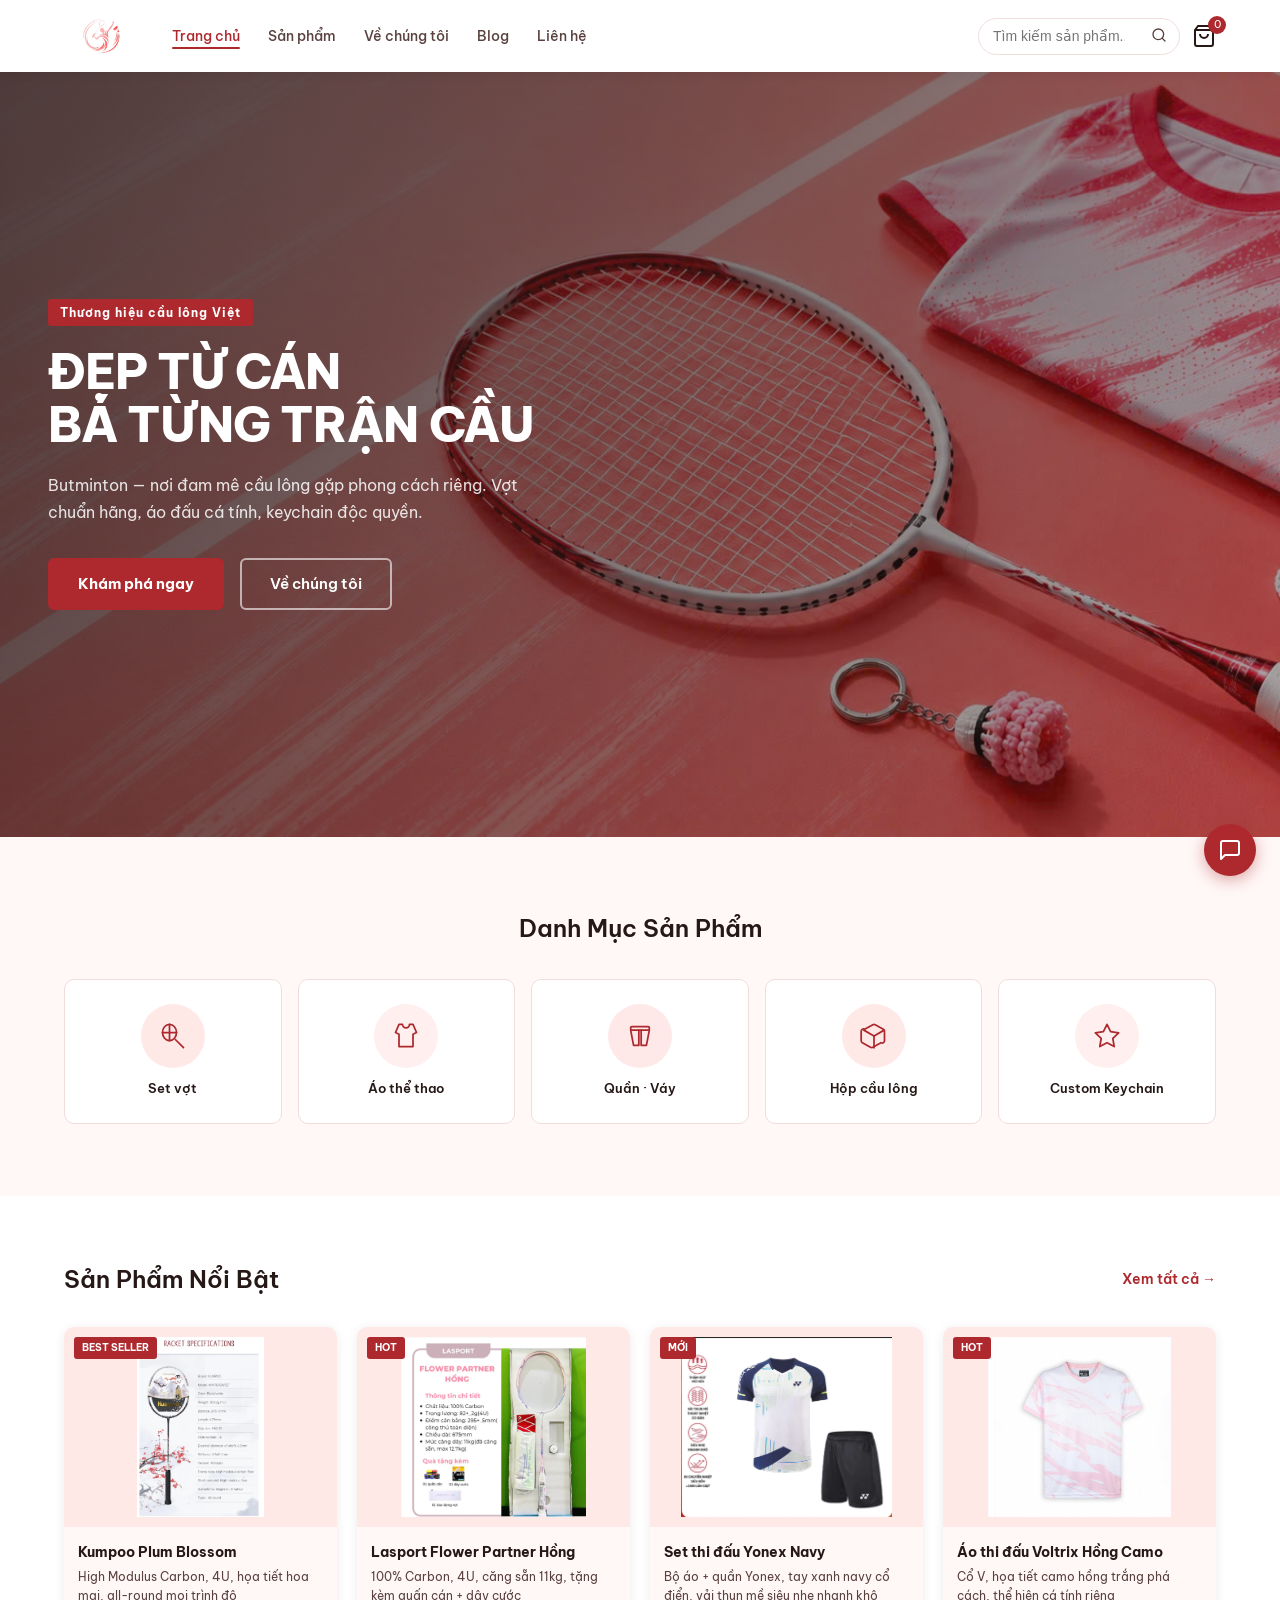
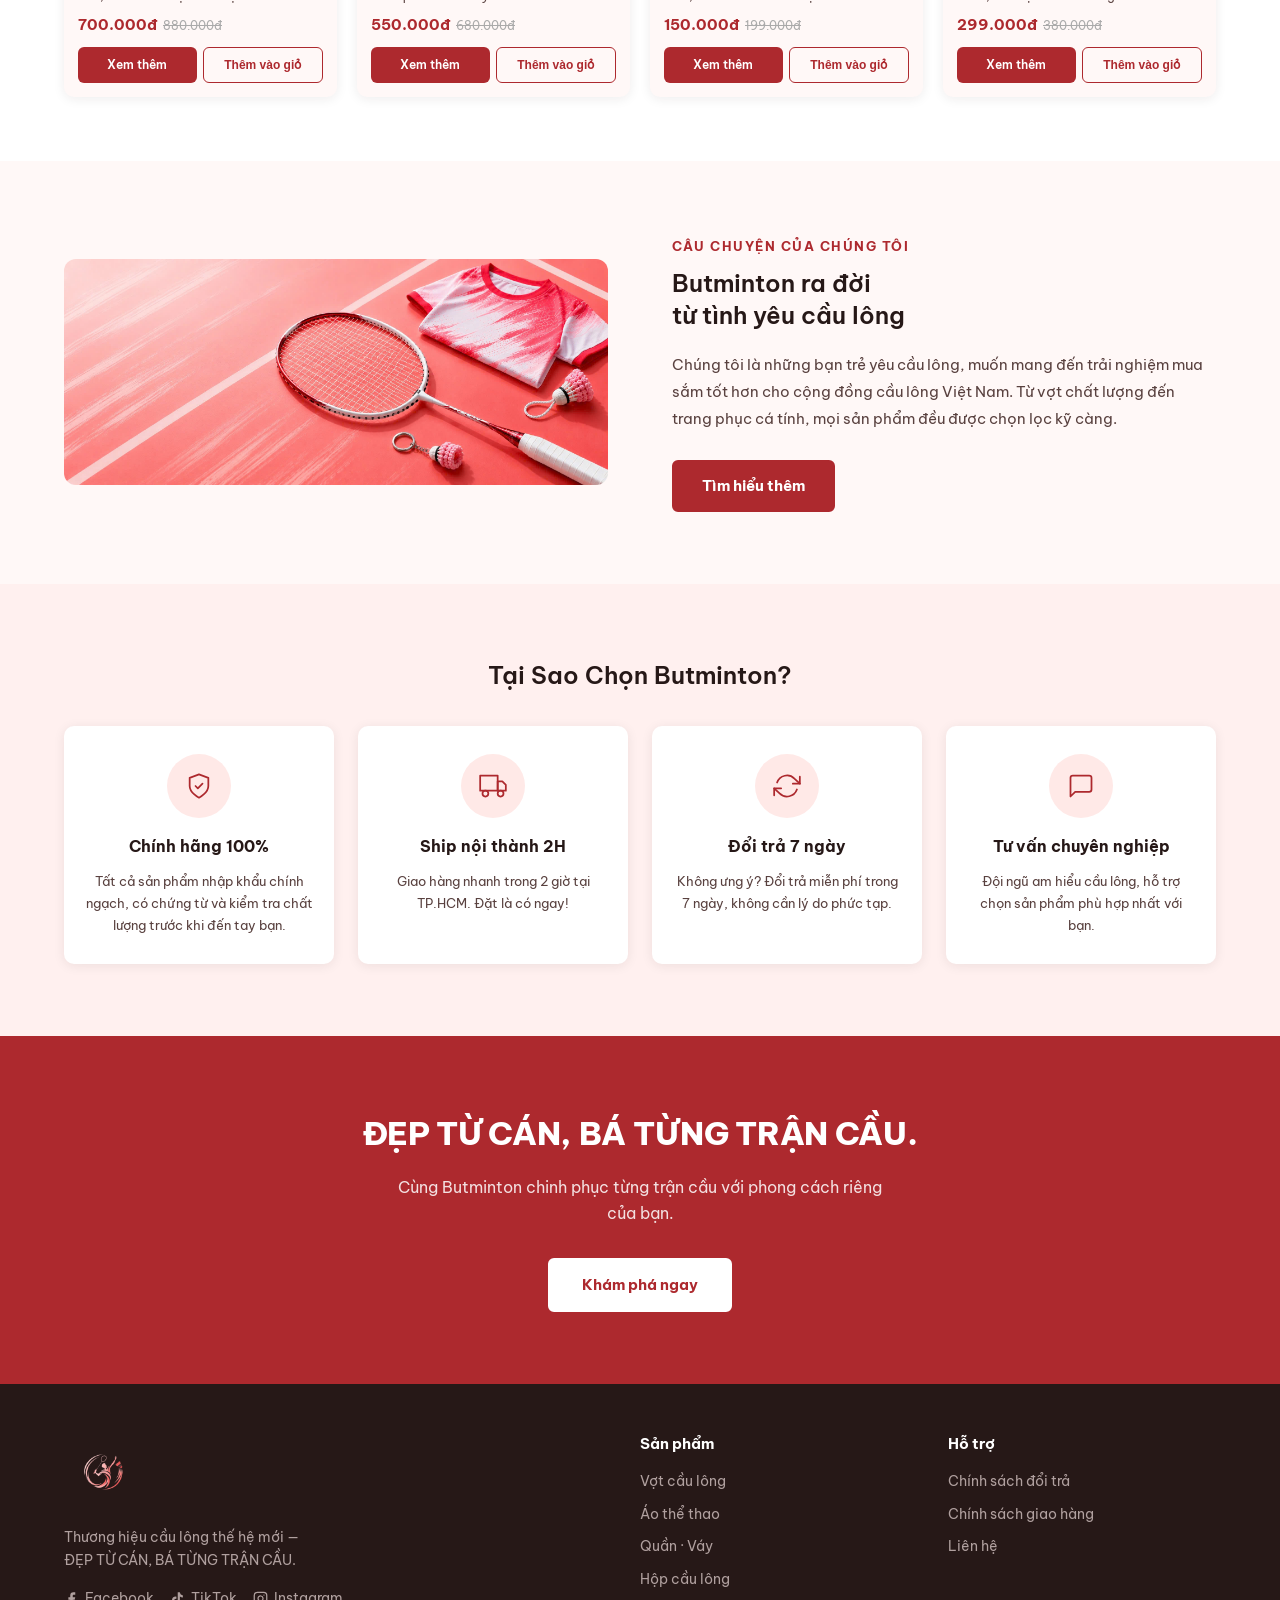
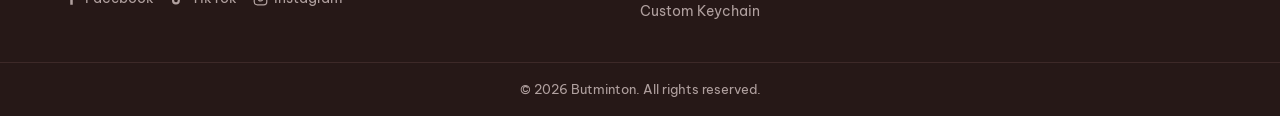
<file: index.html>
<!DOCTYPE html>
<html lang="vi">
<head>
  <meta charset="UTF-8">
  <meta http-equiv="refresh" content="0; url=03_trang-chu/index.html">
  <title>Butminton</title>
</head>
<body>
  <script>window.location.href = '03_trang-chu/index.html';</script>
</body>
</html>
</file>
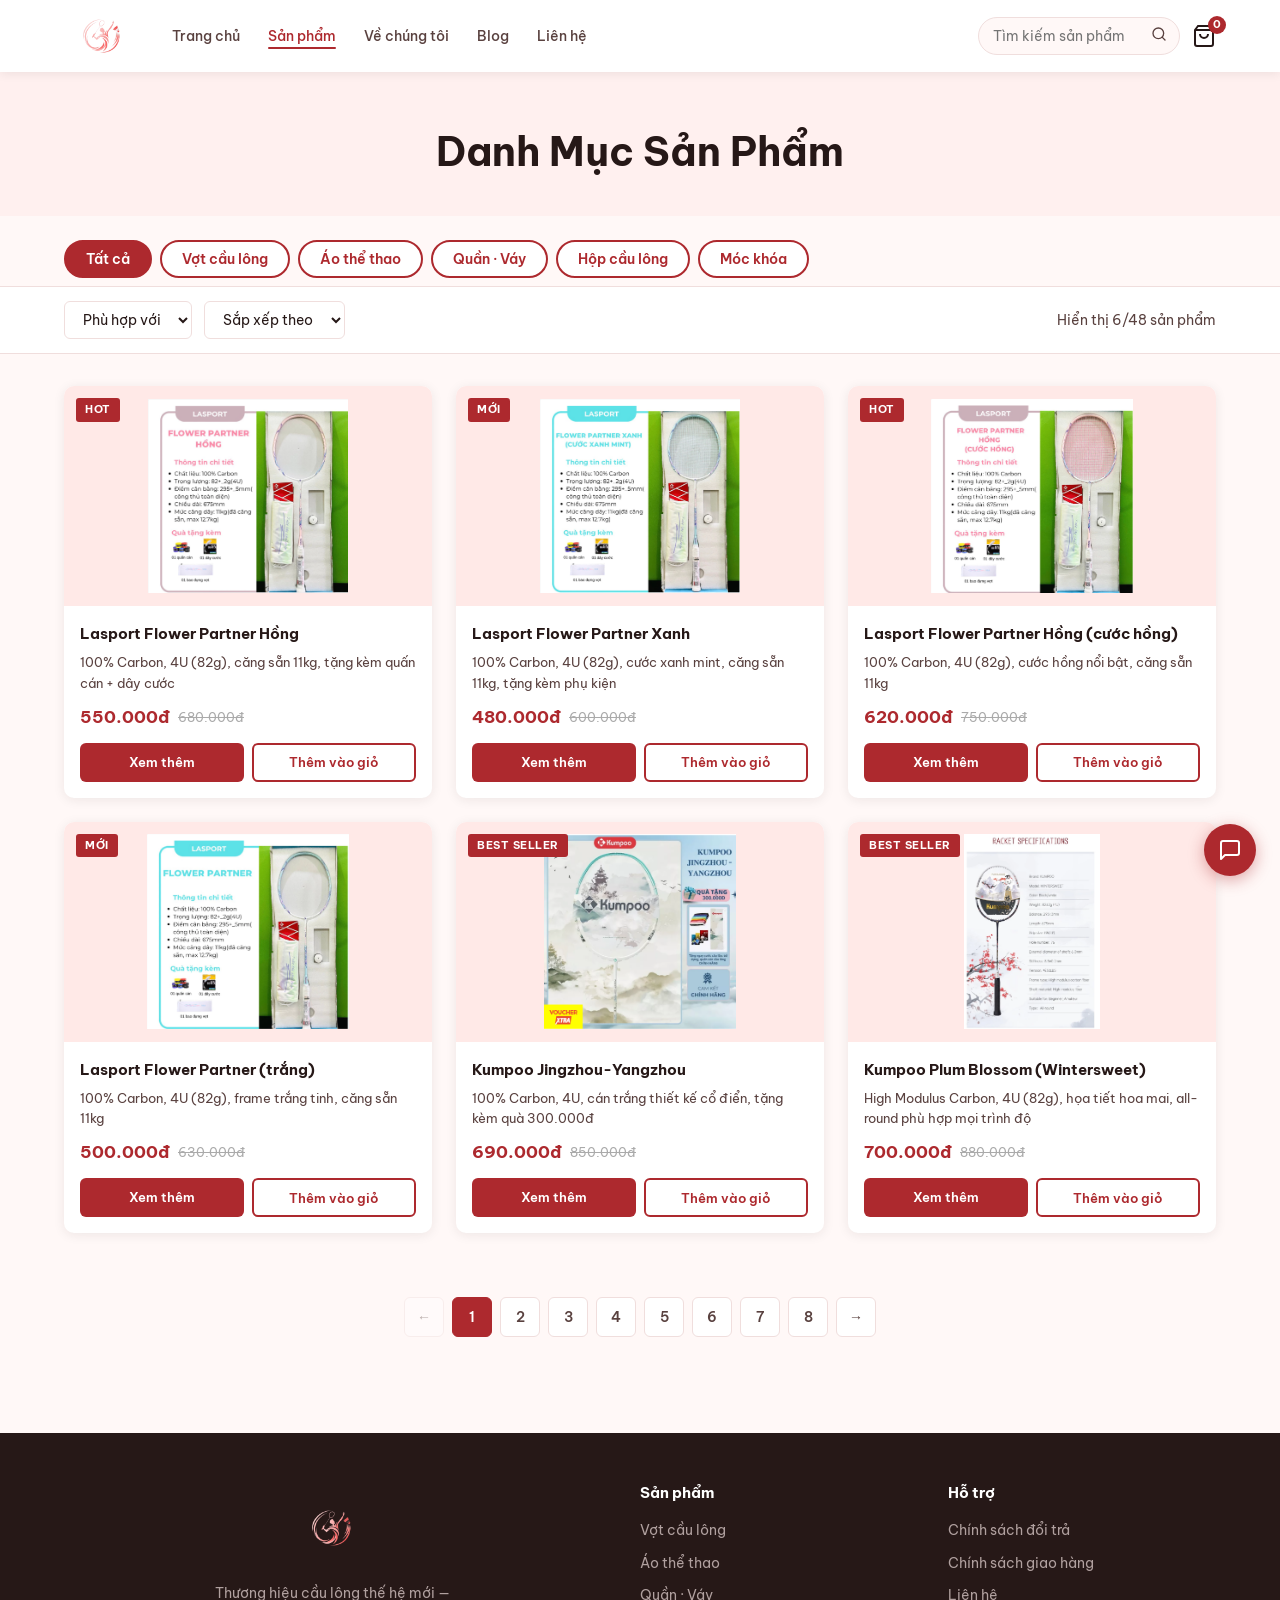
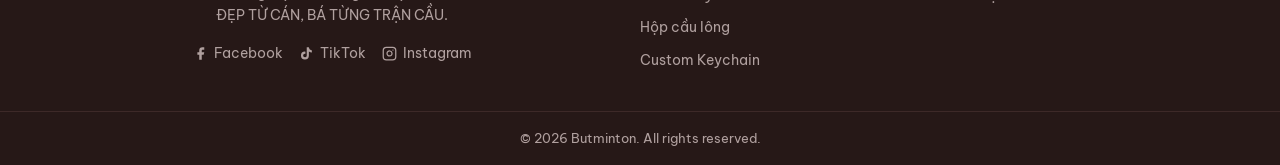
<file: 01_san-pham/index.html>
﻿<!DOCTYPE html>
<html lang="vi">
<head>
  <meta charset="UTF-8">
  <link rel="icon" type="image/png" href="../images/logo.png">
  <meta name="viewport" content="width=device-width, initial-scale=1.0">
  <title>Sản Phẩm - Butminton</title>
  <link rel="preconnect" href="https://fonts.googleapis.com">
  <link href="https://fonts.googleapis.com/css2?family=Anton&family=Be+Vietnam+Pro:ital,wght@0,300;0,400;0,500;0,600;0,700;1,400&display=swap" rel="stylesheet">
  <link rel="stylesheet" href="style.css">
</head>
<body>
  <nav class="navbar">
    <div class="nav-inner">
      <a href="../03_trang-chu/index.html" class="logo"><img src="../images/logo.png" alt="Butminton"></a>
      <button class="hamburger" id="hamburger">&#9776;</button>
      <ul class="nav-menu" id="navMenu">
        <li><a href="../03_trang-chu/index.html">Trang chủ</a></li>
        <li><a href="index.html" class="active">Sản phẩm</a></li>
        <li><a href="../07_ve-chung-toi/index.html">Về chúng tôi</a></li>
        <li><a href="../08_blog/index.html">Blog</a></li>
        <li><a href="../09_lien-he/index.html">Liên hệ</a></li>
      </ul>
      <div class="nav-actions">
        <div class="search-wrap">
          <input type="text" placeholder="Tìm kiếm sản phẩm...">
          <button type="button"><svg width="16" height="16" viewBox="0 0 24 24" fill="none" stroke="currentColor" stroke-width="2" stroke-linecap="round" stroke-linejoin="round"><circle cx="11" cy="11" r="8"/><line x1="21" y1="21" x2="16.65" y2="16.65"/></svg></button>
        </div>
        <a href="../04_gio-hang/index.html" class="cart-link">
          <svg width="24" height="24" viewBox="0 0 24 24" fill="none" stroke="currentColor" stroke-width="2"><path d="M6 2L3 6v14a2 2 0 002 2h14a2 2 0 002-2V6l-3-4z"/><line x1="3" y1="6" x2="21" y2="6"/><path d="M16 10a4 4 0 01-8 0"/></svg>
          <span class="cart-count" id="cartCount">0</span>
        </a>
      </div>
    </div>
  </nav>

  <section class="page-header">
    <div class="container"><h1>Danh Mục Sản Phẩm</h1></div>
  </section>

  <section class="category-section">
    <div class="container">
      <div class="cat-tabs">
        <button class="cat-tab active" data-cat="all">Tất cả</button>
        <button class="cat-tab" data-cat="vot">Vợt cầu lông</button>
        <button class="cat-tab" data-cat="ao">Áo thể thao</button>
        <button class="cat-tab" data-cat="quan">Quần · Váy</button>
        <button class="cat-tab" data-cat="cau">Hộp cầu lông</button>
        <button class="cat-tab" data-cat="mockhoa">Móc khóa</button>
      </div>
    </div>
  </section>

  <section class="filter-bar">
    <div class="container filter-inner">
      <div class="filter-left">
        <select class="filter-select"><option>Phù hợp với</option><option>Nam</option><option>Nữ</option><option>Trẻ em</option></select>
        <select class="filter-select"><option>Sắp xếp theo</option><option>Giá tăng dần</option><option>Giá giảm dần</option><option>Mới nhất</option></select>
      </div>
      <span class="filter-count">Hiển thị 6 sản phẩm</span>
    </div>
  </section>

  <section class="products-section">
    <div class="container">
      <div class="products-grid" id="productsGrid">
        <div class="product-card" data-cat="vot">
          <div class="prod-img-wrap"><span class="badge">HOT</span><img src="../images/vot/racket-flower-hong-white.png" alt="Flower Partner Hồng cước trắng"></div>
          <div class="prod-info">
            <h3>Lasport Flower Partner Hồng</h3>
            <p>100% Carbon, 4U (82g), căng sẵn 11kg, tặng kèm quấn cán + dây cước</p>
            <div class="prod-price"><span class="price-now">550.000đ</span><span class="price-old">680.000đ</span></div>
            <div class="prod-btns"><a href="../05_san-pham-chi-tiet/index.html?id=flower-hong-white" class="btn-view">Xem thêm</a><button class="btn-cart-add" onclick="addToCart(this)">Thêm vào giỏ</button></div>
          </div>
        </div>
        <div class="product-card" data-cat="vot">
          <div class="prod-img-wrap"><span class="badge">MỚI</span><img src="../images/vot/racket-flower-xanh.png" alt="Flower Partner Xanh cước xanh mint"></div>
          <div class="prod-info">
            <h3>Lasport Flower Partner Xanh</h3>
            <p>100% Carbon, 4U (82g), cước xanh mint, căng sẵn 11kg, tặng kèm phụ kiện</p>
            <div class="prod-price"><span class="price-now">480.000đ</span><span class="price-old">600.000đ</span></div>
            <div class="prod-btns"><a href="../05_san-pham-chi-tiet/index.html?id=flower-xanh" class="btn-view">Xem thêm</a><button class="btn-cart-add" onclick="addToCart(this)">Thêm vào giỏ</button></div>
          </div>
        </div>
        <div class="product-card" data-cat="vot">
          <div class="prod-img-wrap"><span class="badge">HOT</span><img src="../images/vot/racket-flower-hong-pink.png" alt="Flower Partner Hồng cước hồng"></div>
          <div class="prod-info">
            <h3>Lasport Flower Partner Hồng (cước hồng)</h3>
            <p>100% Carbon, 4U (82g), cước hồng nổi bật, căng sẵn 11kg</p>
            <div class="prod-price"><span class="price-now">620.000đ</span><span class="price-old">750.000đ</span></div>
            <div class="prod-btns"><a href="../05_san-pham-chi-tiet/index.html?id=flower-hong-pink" class="btn-view">Xem thêm</a><button class="btn-cart-add" onclick="addToCart(this)">Thêm vào giỏ</button></div>
          </div>
        </div>
        <div class="product-card" data-cat="vot">
          <div class="prod-img-wrap"><span class="badge">MỚI</span><img src="../images/vot/racket-flower-white.png" alt="Flower Partner trắng"></div>
          <div class="prod-info">
            <h3>Lasport Flower Partner (trắng)</h3>
            <p>100% Carbon, 4U (82g), frame trắng tinh, căng sẵn 11kg</p>
            <div class="prod-price"><span class="price-now">500.000đ</span><span class="price-old">630.000đ</span></div>
            <div class="prod-btns"><a href="../05_san-pham-chi-tiet/index.html?id=flower-white" class="btn-view">Xem thêm</a><button class="btn-cart-add" onclick="addToCart(this)">Thêm vào giỏ</button></div>
          </div>
        </div>
        <div class="product-card" data-cat="vot">
          <div class="prod-img-wrap"><span class="badge">BEST SELLER</span><img src="../images/vot/racket-kumpoo-jingzhou.png" alt="Kumpoo Jingzhou Yangzhou"></div>
          <div class="prod-info">
            <h3>Kumpoo Jingzhou-Yangzhou</h3>
            <p>100% Carbon, 4U, cán trắng thiết kế cổ điển, tặng kèm quà 300.000đ</p>
            <div class="prod-price"><span class="price-now">690.000đ</span><span class="price-old">850.000đ</span></div>
            <div class="prod-btns"><a href="../05_san-pham-chi-tiet/index.html?id=kumpoo-jingzhou" class="btn-view">Xem thêm</a><button class="btn-cart-add" onclick="addToCart(this)">Thêm vào giỏ</button></div>
          </div>
        </div>
        <div class="product-card" data-cat="vot">
          <div class="prod-img-wrap"><span class="badge">BEST SELLER</span><img src="../images/vot/racket-kumpoo-plum.png" alt="Kumpoo Plum Blossom Wintersweet"></div>
          <div class="prod-info">
            <h3>Kumpoo Plum Blossom (Wintersweet)</h3>
            <p>High Modulus Carbon, 4U (82g), họa tiết hoa mai, all-round phù hợp mọi trình độ</p>
            <div class="prod-price"><span class="price-now">700.000đ</span><span class="price-old">880.000đ</span></div>
            <div class="prod-btns"><a href="../05_san-pham-chi-tiet/index.html?id=kumpoo-plum" class="btn-view">Xem thêm</a><button class="btn-cart-add" onclick="addToCart(this)">Thêm vào giỏ</button></div>
          </div>
        </div>
        <div class="product-card" data-cat="ao">
          <div class="prod-img-wrap"><span class="badge">MỚI</span><img src="../images/ao/ao-thi-dau-do-1.png" alt="Áo thi đấu đỏ 1"></div>
          <div class="prod-info">
            <h3>Set thi đấu Yonex Navy</h3>
            <p>Bộ áo + quần Yonex, tay xanh navy cổ điển, vải thun mề siêu nhẹ nhanh khô</p>
            <div class="prod-price"><span class="price-now">150.000đ</span><span class="price-old">199.000đ</span></div>
            <div class="prod-btns"><a href="../05_san-pham-chi-tiet/index.html?id=ao-do-1" class="btn-view">Xem thêm</a><button class="btn-cart-add" onclick="addToCart(this)">Thêm vào giỏ</button></div>
          </div>
        </div>
        <div class="product-card" data-cat="ao">
          <div class="prod-img-wrap"><span class="badge">HOT</span><img src="../images/ao/ao-thi-dau-do-2.png" alt="Áo thi đấu đỏ 2"></div>
          <div class="prod-info">
            <h3>Set thi đấu Yonex Hoa Văn</h3>
            <p>Bộ áo + quần họa tiết rực rỡ, in chuyển nhiệt siêu bền +1000 lần giặt</p>
            <div class="prod-price"><span class="price-now">199.000đ</span><span class="price-old">250.000đ</span></div>
            <div class="prod-btns"><a href="../05_san-pham-chi-tiet/index.html?id=ao-do-2" class="btn-view">Xem thêm</a><button class="btn-cart-add" onclick="addToCart(this)">Thêm vào giỏ</button></div>
          </div>
        </div>
        <div class="product-card" data-cat="ao">
          <div class="prod-img-wrap"><span class="badge">MỚI</span><img src="../images/ao/ao-thi-dau-xanh-1.png" alt="Áo thi đấu xanh 1"></div>
          <div class="prod-info">
            <h3>Áo thi đấu Voltrix Hồng Hình Học</h3>
            <p>Cổ tròn, họa tiết hình học hồng trắng nổi bật, co giãn 4 chiều</p>
            <div class="prod-price"><span class="price-now">120.000đ</span><span class="price-old">160.000đ</span></div>
            <div class="prod-btns"><a href="../05_san-pham-chi-tiet/index.html?id=ao-xanh-1" class="btn-view">Xem thêm</a><button class="btn-cart-add" onclick="addToCart(this)">Thêm vào giỏ</button></div>
          </div>
        </div>
        <div class="product-card" data-cat="ao">
          <div class="prod-img-wrap"><span class="badge">MỚI</span><img src="../images/ao/ao-thi-dau-xanh-2.png" alt="Áo thi đấu xanh 2"></div>
          <div class="prod-info">
            <h3>Áo thi đấu Voltrix Xanh Mint</h3>
            <p>Cổ tròn, họa tiết crystal xanh mint tươi mát, thấm hút mồ hôi vượt trội</p>
            <div class="prod-price"><span class="price-now">169.000đ</span><span class="price-old">220.000đ</span></div>
            <div class="prod-btns"><a href="../05_san-pham-chi-tiet/index.html?id=ao-xanh-2" class="btn-view">Xem thêm</a><button class="btn-cart-add" onclick="addToCart(this)">Thêm vào giỏ</button></div>
          </div>
        </div>
        <div class="product-card" data-cat="ao">
          <div class="prod-img-wrap"><span class="badge">MỚI</span><img src="../images/ao/ao-thi-dau-trang.png" alt="Áo thi đấu trắng"></div>
          <div class="prod-info">
            <h3>Áo thi đấu Voltrix Chéo Pastel</h3>
            <p>Cổ V, họa tiết sọc chéo hồng xanh pastel, phối màu nhẹ nhàng cá tính</p>
            <div class="prod-price"><span class="price-now">135.000đ</span><span class="price-old">180.000đ</span></div>
            <div class="prod-btns"><a href="../05_san-pham-chi-tiet/index.html?id=ao-trang" class="btn-view">Xem thêm</a><button class="btn-cart-add" onclick="addToCart(this)">Thêm vào giỏ</button></div>
          </div>
        </div>
        <div class="product-card" data-cat="ao">
          <div class="prod-img-wrap"><span class="badge">HOT</span><img src="../images/ao/ao-thi-dau-den.png" alt="Áo thi đấu đen"></div>
          <div class="prod-info">
            <h3>Áo thi đấu Voltrix Sóng Pastel</h3>
            <p>Cổ V, họa tiết sóng chảy hồng xanh, phối màu năng động thanh lịch</p>
            <div class="prod-price"><span class="price-now">180.000đ</span><span class="price-old">230.000đ</span></div>
            <div class="prod-btns"><a href="../05_san-pham-chi-tiet/index.html?id=ao-den" class="btn-view">Xem thêm</a><button class="btn-cart-add" onclick="addToCart(this)">Thêm vào giỏ</button></div>
          </div>
        </div>
        <div class="product-card" data-cat="quan">
          <div class="prod-img-wrap"><span class="badge">MỚI</span><img src="../images/ao/quan-preview3.jpg" alt="Quần cầu lông Voltrix Tím Hồng"></div>
          <div class="prod-info">
            <h3>Quần cầu lông Voltrix Hồng Rực</h3>
            <p>Vải thun lạnh co giãn 4 chiều, tone hồng magenta nổi bật, cạp thun thoải mái</p>
            <div class="prod-price"><span class="price-now">250.000đ</span><span class="price-old">310.000đ</span></div>
            <div class="prod-btns"><a href="../05_san-pham-chi-tiet/index.html?id=quan-do" class="btn-view">Xem thêm</a><button class="btn-cart-add" onclick="addToCart(this)">Thêm vào giỏ</button></div>
          </div>
        </div>
        <div class="product-card" data-cat="quan">
          <div class="prod-img-wrap"><span class="badge">MỚI</span><img src="../images/ao/q-prev-a.jpg" alt="Quần cầu lông Voltrix Trắng Xanh"></div>
          <div class="prod-info">
            <h3>Quần cầu lông Voltrix Trắng Xanh</h3>
            <p>Vải lưới thoáng khí, màu trắng phối viền xanh navy, phong cách thể thao trẻ trung</p>
            <div class="prod-price"><span class="price-now">230.000đ</span><span class="price-old">290.000đ</span></div>
            <div class="prod-btns"><a href="../05_san-pham-chi-tiet/index.html?id=quan-xanh" class="btn-view">Xem thêm</a><button class="btn-cart-add" onclick="addToCart(this)">Thêm vào giỏ</button></div>
          </div>
        </div>
        <div class="product-card" data-cat="quan">
          <div class="prod-img-wrap"><span class="badge">MỚI</span><img src="../images/ao/quan-preview2.jpg" alt="Váy cầu lông trắng hồng"></div>
          <div class="prod-info">
            <h3>Váy Cầu Lông Nữ Trắng Hồng</h3>
            <p>Váy thể thao crinkle trắng, trong lót quần hồng, kiểu dáng trẻ trung nữ tính</p>
            <div class="prod-price"><span class="price-now">210.000đ</span><span class="price-old">270.000đ</span></div>
            <div class="prod-btns"><a href="../05_san-pham-chi-tiet/index.html?id=vay-trang-hong" class="btn-view">Xem thêm</a><button class="btn-cart-add" onclick="addToCart(this)">Thêm vào giỏ</button></div>
          </div>
        </div>
        <div class="product-card" data-cat="quan">
          <div class="prod-img-wrap"><span class="badge">HOT</span><img src="../images/ao/s-33417688.jpg" alt="Quần thể thao nam đen"></div>
          <div class="prod-info">
            <h3>Quần Thể Thao Nam Đen</h3>
            <p>Quần đen co giãn 4 chiều, vải khô nhanh thoát mồ hôi, phù hợp tập luyện cường độ cao</p>
            <div class="prod-price"><span class="price-now">230.000đ</span><span class="price-old">290.000đ</span></div>
            <div class="prod-btns"><a href="../05_san-pham-chi-tiet/index.html?id=quan-nam-den" class="btn-view">Xem thêm</a><button class="btn-cart-add" onclick="addToCart(this)">Thêm vào giỏ</button></div>
          </div>
        </div>
        <div class="product-card" data-cat="quan">
          <div class="prod-img-wrap"><span class="badge">MỚI</span><img src="../images/ao/s-33417698.jpg" alt="Quần thể thao navy túi điện thoại"></div>
          <div class="prod-info">
            <h3>Quần Thể Thao Navy Túi Điện Thoại</h3>
            <p>Quần navy xanh đậm có túi bên hông đựng điện thoại, lớp short bên trong chống lộ</p>
            <div class="prod-price"><span class="price-now">270.000đ</span><span class="price-old">340.000đ</span></div>
            <div class="prod-btns"><a href="../05_san-pham-chi-tiet/index.html?id=quan-navy-tui" class="btn-view">Xem thêm</a><button class="btn-cart-add" onclick="addToCart(this)">Thêm vào giỏ</button></div>
          </div>
        </div>
        <div class="product-card" data-cat="quan">
          <div class="prod-img-wrap"><span class="badge">MỚI</span><img src="../images/ao/s-33417701.jpg" alt="Quần thể thao all black"></div>
          <div class="prod-info">
            <h3>Quần Thể Thao All Black</h3>
            <p>Quần đen tối giản phong cách all-black, vải thun lạnh cao cấp, dáng thẳng thoải mái</p>
            <div class="prod-price"><span class="price-now">245.000đ</span><span class="price-old">310.000đ</span></div>
            <div class="prod-btns"><a href="../05_san-pham-chi-tiet/index.html?id=quan-all-black" class="btn-view">Xem thêm</a><button class="btn-cart-add" onclick="addToCart(this)">Thêm vào giỏ</button></div>
          </div>
        </div>
        <div class="product-card" data-cat="quan">
          <div class="prod-img-wrap"><span class="badge">HOT</span><img src="../images/ao/s-5547137.jpg" alt="Quần thể thao nam xanh dương"></div>
          <div class="prod-info">
            <h3>Quần Thể Thao Nam Xanh Dương</h3>
            <p>Quần xanh dương nổi bật, vải lưới thoáng khí, thiết kế gọn nhẹ phù hợp cầu lông và chạy bộ</p>
            <div class="prod-price"><span class="price-now">210.000đ</span><span class="price-old">265.000đ</span></div>
            <div class="prod-btns"><a href="../05_san-pham-chi-tiet/index.html?id=quan-nam-xanh" class="btn-view">Xem thêm</a><button class="btn-cart-add" onclick="addToCart(this)">Thêm vào giỏ</button></div>
          </div>
        </div>
        <div class="product-card" data-cat="quan">
          <div class="prod-img-wrap"><span class="badge">MỚI</span><img src="../images/ao/s-6283570.jpg" alt="Quần bike short nữ đen"></div>
          <div class="prod-info">
            <h3>Quần Bike Short Nữ Đen</h3>
            <p>Quần bike short ôm sát đen, co giãn 4 chiều, thoáng khí, phù hợp tập gym và cầu lông</p>
            <div class="prod-price"><span class="price-now">195.000đ</span><span class="price-old">250.000đ</span></div>
            <div class="prod-btns"><a href="../05_san-pham-chi-tiet/index.html?id=quan-bike-short" class="btn-view">Xem thêm</a><button class="btn-cart-add" onclick="addToCart(this)">Thêm vào giỏ</button></div>
          </div>
        </div>
        <div class="product-card" data-cat="quan">
          <div class="prod-img-wrap"><span class="badge">MỚI</span><img src="../images/ao/s-2694942.jpg" alt="Quần thể thao nữ đen ngắn"></div>
          <div class="prod-info">
            <h3>Quần Thể Thao Nữ Đen Ngắn</h3>
            <p>Quần nữ đen ngắn thể thao, lưng thun cao co giãn êm, thiết kế gọn đẹp trên sân</p>
            <div class="prod-price"><span class="price-now">185.000đ</span><span class="price-old">240.000đ</span></div>
            <div class="prod-btns"><a href="../05_san-pham-chi-tiet/index.html?id=quan-nu-den-ngan" class="btn-view">Xem thêm</a><button class="btn-cart-add" onclick="addToCart(this)">Thêm vào giỏ</button></div>
          </div>
        </div>
        <div class="product-card" data-cat="quan">
          <div class="prod-img-wrap"><span class="badge">MỚI</span><img src="../images/ao/s-4803915.jpg" alt="Quần chạy bộ nam đen"></div>
          <div class="prod-info">
            <h3>Quần Chạy Bộ Nam Đen</h3>
            <p>Quần chạy bộ đen dáng slim, vải cool-dry thoát nhiệt nhanh, phù hợp mọi cường độ vận động</p>
            <div class="prod-price"><span class="price-now">220.000đ</span><span class="price-old">275.000đ</span></div>
            <div class="prod-btns"><a href="../05_san-pham-chi-tiet/index.html?id=quan-chay-bo-den" class="btn-view">Xem thêm</a><button class="btn-cart-add" onclick="addToCart(this)">Thêm vào giỏ</button></div>
          </div>
        </div>
        <div class="product-card" data-cat="quan">
          <div class="prod-img-wrap"><span class="badge">HOT</span><img src="../images/ao/s-7787912.jpg" alt="Quần thể thao nữ xanh dương"></div>
          <div class="prod-info">
            <h3>Quần Thể Thao Nữ Xanh Dương</h3>
            <p>Quần nữ xanh dương viền trắng phong cách retro, vải co giãn thoải mái khi di chuyển</p>
            <div class="prod-price"><span class="price-now">200.000đ</span><span class="price-old">255.000đ</span></div>
            <div class="prod-btns"><a href="../05_san-pham-chi-tiet/index.html?id=quan-nu-xanh" class="btn-view">Xem thêm</a><button class="btn-cart-add" onclick="addToCart(this)">Thêm vào giỏ</button></div>
          </div>
        </div>
        <div class="product-card" data-cat="quan">
          <div class="prod-img-wrap"><span class="badge">MỚI</span><img src="../images/ao/s-7188071.jpg" alt="Quần thể thao nam sọc màu"></div>
          <div class="prod-info">
            <h3>Quần Thể Thao Nam Sọc Màu</h3>
            <p>Quần sọc ngang nhiều màu cá tính, vải thun nhẹ thoáng khí, phong cách sporty nổi bật</p>
            <div class="prod-price"><span class="price-now">215.000đ</span><span class="price-old">270.000đ</span></div>
            <div class="prod-btns"><a href="../05_san-pham-chi-tiet/index.html?id=quan-soc-mau" class="btn-view">Xem thêm</a><button class="btn-cart-add" onclick="addToCart(this)">Thêm vào giỏ</button></div>
          </div>
        </div>
        <div class="product-card" data-cat="quan">
          <div class="prod-img-wrap"><span class="badge">MỚI</span><img src="../images/ao/q-prev-d.jpg" alt="Quần cầu lông kẻ sọc đen trắng"></div>
          <div class="prod-info">
            <h3>Quần Cầu Lông Kẻ Sọc Đen Trắng</h3>
            <p>Quần kẻ sọc đen trắng cá tính, vải cotton-blend thoải mái, phong cách retro-sport</p>
            <div class="prod-price"><span class="price-now">220.000đ</span><span class="price-old">280.000đ</span></div>
            <div class="prod-btns"><a href="../05_san-pham-chi-tiet/index.html?id=quan-ke-soc" class="btn-view">Xem thêm</a><button class="btn-cart-add" onclick="addToCart(this)">Thêm vào giỏ</button></div>
          </div>
        </div>
        <div class="product-card" data-cat="quan">
          <div class="prod-img-wrap"><span class="badge">MỚI</span><img src="../images/ao/p-35647221.jpg" alt="Quần cầu lông trẻ em Yonex"></div>
          <div class="prod-info">
            <h3>Quần Cầu Lông Trẻ Em Yonex</h3>
            <p>Quần trẻ em bền đẹp, vải thoáng mát, phù hợp bé 8–15 tuổi tập luyện cầu lông</p>
            <div class="prod-price"><span class="price-now">165.000đ</span><span class="price-old">210.000đ</span></div>
            <div class="prod-btns"><a href="../05_san-pham-chi-tiet/index.html?id=quan-tre-em-yonex" class="btn-view">Xem thêm</a><button class="btn-cart-add" onclick="addToCart(this)">Thêm vào giỏ</button></div>
          </div>
        </div>
        <div class="product-card" data-cat="ao">
          <div class="prod-img-wrap"><span class="badge">HOT</span><img src="../images/ao/set-ao-quan-do.png" alt="Set áo quần đỏ"></div>
          <div class="prod-info">
            <h3>Áo thi đấu Voltrix Hồng Camo</h3>
            <p>Cổ V, họa tiết camo hồng trắng phá cách, thể hiện cá tính riêng</p>
            <div class="prod-price"><span class="price-now">299.000đ</span><span class="price-old">380.000đ</span></div>
            <div class="prod-btns"><a href="../05_san-pham-chi-tiet/index.html?id=set-ao-quan" class="btn-view">Xem thêm</a><button class="btn-cart-add" onclick="addToCart(this)">Thêm vào giỏ</button></div>
          </div>
        </div>
        <div class="product-card" data-cat="ao">
          <div class="prod-img-wrap"><span class="badge">HOT</span><img src="../images/ao/p-8774467.jpg" alt="Áo thi đấu nam đỏ trắng"></div>
          <div class="prod-info">
            <h3>Áo Thi Đấu Nam Đỏ Trắng</h3>
            <p>Jersey thi đấu chuẩn tournament, vải thun lạnh chống tia UV, cổ tròn thoải mái</p>
            <div class="prod-price"><span class="price-now">280.000đ</span><span class="price-old">350.000đ</span></div>
            <div class="prod-btns"><a href="../05_san-pham-chi-tiet/index.html?id=ao-nam-do-trang" class="btn-view">Xem thêm</a><button class="btn-cart-add" onclick="addToCart(this)">Thêm vào giỏ</button></div>
          </div>
        </div>
        <div class="product-card" data-cat="ao">
          <div class="prod-img-wrap"><span class="badge">MỚI</span><img src="../images/ao/p-8713604.jpg" alt="Áo thi đấu Voltrix đỏ nam"></div>
          <div class="prod-info">
            <h3>Áo Thi Đấu Voltrix Đỏ Nam</h3>
            <p>Cổ tròn, màu đỏ rực thi đấu chuyên nghiệp, vải polyester siêu nhẹ thoáng khí</p>
            <div class="prod-price"><span class="price-now">250.000đ</span><span class="price-old">320.000đ</span></div>
            <div class="prod-btns"><a href="../05_san-pham-chi-tiet/index.html?id=ao-voltrix-do" class="btn-view">Xem thêm</a><button class="btn-cart-add" onclick="addToCart(this)">Thêm vào giỏ</button></div>
          </div>
        </div>
        <div class="product-card" data-cat="ao">
          <div class="prod-img-wrap"><span class="badge">HOT</span><img src="../images/ao/p-8796050.jpg" alt="Áo thi đấu nam đen hồng"></div>
          <div class="prod-info">
            <h3>Áo Thi Đấu Nam Đen Hồng</h3>
            <p>Jersey đen viền hồng magenta cá tính, vải thun lạnh co giãn 4 chiều, thoát mồ hôi nhanh</p>
            <div class="prod-price"><span class="price-now">290.000đ</span><span class="price-old">370.000đ</span></div>
            <div class="prod-btns"><a href="../05_san-pham-chi-tiet/index.html?id=ao-nam-den-hong" class="btn-view">Xem thêm</a><button class="btn-cart-add" onclick="addToCart(this)">Thêm vào giỏ</button></div>
          </div>
        </div>
        <div class="product-card" data-cat="ao">
          <div class="prod-img-wrap"><span class="badge">MỚI</span><img src="../images/ao/p-19902436.jpg" alt="Áo thi đấu nữ tím Yonex"></div>
          <div class="prod-info">
            <h3>Áo Thi Đấu Nữ Tím Yonex</h3>
            <p>Áo nữ tím grape chính hãng Yonex, cổ tròn nhẹ nhàng, co giãn 4 chiều đỉnh cao</p>
            <div class="prod-price"><span class="price-now">195.000đ</span><span class="price-old">250.000đ</span></div>
            <div class="prod-btns"><a href="../05_san-pham-chi-tiet/index.html?id=ao-nu-tim-yonex" class="btn-view">Xem thêm</a><button class="btn-cart-add" onclick="addToCart(this)">Thêm vào giỏ</button></div>
          </div>
        </div>
        <div class="product-card" data-cat="ao">
          <div class="prod-img-wrap"><span class="badge">MỚI</span><img src="../images/ao/p-17742425.jpg" alt="Áo thể thao nam Yonex đen"></div>
          <div class="prod-info">
            <h3>Áo Thể Thao Nam Yonex Đen</h3>
            <p>Áo nam đen Yonex thiết kế tối giản, vải cool dry siêu thoáng, phù hợp cả tập lẫn đấu</p>
            <div class="prod-price"><span class="price-now">220.000đ</span><span class="price-old">280.000đ</span></div>
            <div class="prod-btns"><a href="../05_san-pham-chi-tiet/index.html?id=ao-nam-yonex-den" class="btn-view">Xem thêm</a><button class="btn-cart-add" onclick="addToCart(this)">Thêm vào giỏ</button></div>
          </div>
        </div>

        <div class="product-card" data-cat="cau">
          <div class="prod-img-wrap"><span class="badge">PHỔ BIẾN</span><img src="../images/hopcau/cau-haiyen-outdoor.png" alt="Cầu Hải Yến Outdoor"></div>
          <div class="prod-info">
            <h3>Cầu lông Hải Yến Outdoor</h3>
            <p>Lông vũ thật, ống 12 quả, dùng ngoài trời, bền lông tốt</p>
            <div class="prod-price"><span class="price-now">180.000đ</span><span class="price-old">220.000đ</span></div>
            <div class="prod-btns"><a href="../05_san-pham-chi-tiet/index.html?id=haiyen-outdoor" class="btn-view">Xem thêm</a><button class="btn-cart-add" onclick="addToCart(this)">Thêm vào giỏ</button></div>
          </div>
        </div>
        <div class="product-card" data-cat="cau">
          <div class="prod-img-wrap"><span class="badge">HOT</span><img src="../images/hopcau/cau-haiyen-hyya-hong.png" alt="Cầu Hải Yến HYYA Hồng"></div>
          <div class="prod-info">
            <h3>Cầu lông Hải Yến HYYA Hồng</h3>
            <p>Ống hồng độc đáo, lông vũ tuyển chọn, đường cầu ổn định, tốc độ chuẩn</p>
            <div class="prod-price"><span class="price-now">250.000đ</span><span class="price-old">300.000đ</span></div>
            <div class="prod-btns"><a href="../05_san-pham-chi-tiet/index.html?id=haiyen-hyya" class="btn-view">Xem thêm</a><button class="btn-cart-add" onclick="addToCart(this)">Thêm vào giỏ</button></div>
          </div>
        </div>
        <div class="product-card" data-cat="cau">
          <div class="prod-img-wrap"><span class="badge">MỚI</span><img src="../images/hopcau/cau-haiyen-hytec-s90-1.png" alt="Cầu Hải Yến Hytec S-90 3in1"></div>
          <div class="prod-info">
            <h3>Cầu lông Hải Yến Hytec S-90 3in1</h3>
            <p>3 tốc độ trong 1 ống, lông tuyển chọn ít gãy, đường cầu ổn định chính xác</p>
            <div class="prod-price"><span class="price-now">280.000đ</span><span class="price-old">340.000đ</span></div>
            <div class="prod-btns"><a href="../05_san-pham-chi-tiet/index.html?id=haiyen-hytec-s90-1" class="btn-view">Xem thêm</a><button class="btn-cart-add" onclick="addToCart(this)">Thêm vào giỏ</button></div>
          </div>
        </div>
        <div class="product-card" data-cat="cau">
          <div class="prod-img-wrap"><span class="badge">TỐC 3</span><img src="../images/hopcau/cau-haiyen-s80-toc3.png" alt="Cầu Hải Yến S-80 Tốc 3"></div>
          <div class="prod-info">
            <h3>Cầu lông Hải Yến S-80 Tournament Tốc 3</h3>
            <p>Tournament cao cấp tốc độ 3, lông vũ bền chắc phù hợp thi đấu chuyên nghiệp</p>
            <div class="prod-price"><span class="price-now">215.000đ</span><span class="price-old">260.000đ</span></div>
            <div class="prod-btns"><a href="../05_san-pham-chi-tiet/index.html?id=haiyen-s80-toc3" class="btn-view">Xem thêm</a><button class="btn-cart-add" onclick="addToCart(this)">Thêm vào giỏ</button></div>
          </div>
        </div>
        <div class="product-card" data-cat="cau">
          <div class="prod-img-wrap"><span class="badge">CHÍNH HÃNG</span><img src="../images/hopcau/cau-haiyen-s70.png" alt="Cầu Hải Yến S-70 Competition"></div>
          <div class="prod-info">
            <h3>Cầu lông Hải Yến S-70 Competition</h3>
            <p>Dòng thi đấu competition, độ bền cao, đường cầu chuẩn xác, 12 quả/ống</p>
            <div class="prod-price"><span class="price-now">195.000đ</span><span class="price-old">240.000đ</span></div>
            <div class="prod-btns"><a href="../05_san-pham-chi-tiet/index.html?id=haiyen-s70" class="btn-view">Xem thêm</a><button class="btn-cart-add" onclick="addToCart(this)">Thêm vào giỏ</button></div>
          </div>
        </div>
        <div class="product-card" data-cat="cau">
          <div class="prod-img-wrap"><span class="badge">PHỔ BIẾN</span><img src="../images/hopcau/cau-haiyen-s80.png" alt="Cầu Hải Yến S-80 Tournament"></div>
          <div class="prod-info">
            <h3>Cầu lông Hải Yến S-80 Tournament</h3>
            <p>Dòng tournament bán chạy nhất, cân bằng tốt giữa độ bền và tốc độ bay</p>
            <div class="prod-price"><span class="price-now">220.000đ</span><span class="price-old">270.000đ</span></div>
            <div class="prod-btns"><a href="../05_san-pham-chi-tiet/index.html?id=haiyen-s80" class="btn-view">Xem thêm</a><button class="btn-cart-add" onclick="addToCart(this)">Thêm vào giỏ</button></div>
          </div>
        </div>
        <div class="product-card" data-cat="cau">
          <div class="prod-img-wrap"><span class="badge">MỚI</span><img src="../images/hopcau/cau-haiyen-hytec-s90-2.png" alt="Cầu Hải Yến Hytec S-90"></div>
          <div class="prod-info">
            <h3>Cầu lông Hải Yến Hytec S-90 Xanh</h3>
            <p>Ống xanh nổi bật, độ bền vượt trội ít gãy lông, chất liệu lông tuyển chọn</p>
            <div class="prod-price"><span class="price-now">270.000đ</span><span class="price-old">320.000đ</span></div>
            <div class="prod-btns"><a href="../05_san-pham-chi-tiet/index.html?id=haiyen-hytec-s90-2" class="btn-view">Xem thêm</a><button class="btn-cart-add" onclick="addToCart(this)">Thêm vào giỏ</button></div>
          </div>
        </div>
        <div class="product-card" data-cat="cau">
          <div class="prod-img-wrap"><span class="badge">GIÁ TỐT</span><img src="../images/hopcau/cau-haiyen-xanh-12.png" alt="Cầu Hải Yến Xanh 12 quả"></div>
          <div class="prod-info">
            <h3>Cầu lông Hải Yến Xanh 12 Quả</h3>
            <p>Ống 12 quả lông vũ chính hãng Hải Yến, phù hợp tập luyện hàng ngày</p>
            <div class="prod-price"><span class="price-now">185.000đ</span><span class="price-old">225.000đ</span></div>
            <div class="prod-btns"><a href="../05_san-pham-chi-tiet/index.html?id=haiyen-xanh-12" class="btn-view">Xem thêm</a><button class="btn-cart-add" onclick="addToCart(this)">Thêm vào giỏ</button></div>
          </div>
        </div>
        <div class="product-card" data-cat="cau">
          <div class="prod-img-wrap"><span class="badge">GIÁ TỐT</span><img src="../images/hopcau/cau-haiyen-do-12.png" alt="Cầu Hải Yến Đỏ 12 quả"></div>
          <div class="prod-info">
            <h3>Cầu lông Hải Yến Đỏ 12 Quả</h3>
            <p>Ống đỏ truyền thống, lông vũ trắng mịn, dành cho tập luyện và thi đấu phong trào</p>
            <div class="prod-price"><span class="price-now">190.000đ</span><span class="price-old">230.000đ</span></div>
            <div class="prod-btns"><a href="../05_san-pham-chi-tiet/index.html?id=haiyen-do-12" class="btn-view">Xem thêm</a><button class="btn-cart-add" onclick="addToCart(this)">Thêm vào giỏ</button></div>
          </div>
        </div>
        <div class="product-card" data-cat="cau">
          <div class="prod-img-wrap"><span class="badge">HOT</span><img src="../images/hopcau/cau-haiyen-soc-xanh.png" alt="Cầu Hải Yến Sọc Xanh 12 PSC"></div>
          <div class="prod-info">
            <h3>Cầu lông Hải Yến Sọc Xanh 12 PSC</h3>
            <p>Ống sọc xanh cổ điển, 12 quả/ống, dùng trong luyện tập và thi đấu phong trào</p>
            <div class="prod-price"><span class="price-now">200.000đ</span><span class="price-old">245.000đ</span></div>
            <div class="prod-btns"><a href="../05_san-pham-chi-tiet/index.html?id=haiyen-soc-xanh" class="btn-view">Xem thêm</a><button class="btn-cart-add" onclick="addToCart(this)">Thêm vào giỏ</button></div>
          </div>
        </div>
        <div class="product-card" data-cat="mockhoa">
          <div class="prod-img-wrap"><span class="badge">HANDMADE</span><img src="../images/mockhoa/moc-khoa-xanh-la.png" alt="Móc khóa cầu xanh lá"></div>
          <div class="prod-info">
            <h3>Móc khóa cầu lông xanh lá</h3>
            <p>Handmade len móc thủ công, màu xanh lá tươi mát, phụ kiện độc đáo cho dân cầu lông</p>
            <div class="prod-price"><span class="price-now">45.000đ</span><span class="price-old">60.000đ</span></div>
            <div class="prod-btns"><a href="../05_san-pham-chi-tiet/index.html?id=mkhoa-xanh-la" class="btn-view">Xem thêm</a><button class="btn-cart-add" onclick="addToCart(this)">Thêm vào giỏ</button></div>
          </div>
        </div>
        <div class="product-card" data-cat="mockhoa">
          <div class="prod-img-wrap"><span class="badge">HANDMADE</span><img src="../images/mockhoa/moc-khoa-hong-do.png" alt="Móc khóa cầu hồng đỏ"></div>
          <div class="prod-info">
            <h3>Móc khóa cầu lông hồng đỏ</h3>
            <p>Handmade len móc thủ công, tông hồng đỏ nổi bật, dễ thương cá tính</p>
            <div class="prod-price"><span class="price-now">40.000đ</span><span class="price-old">55.000đ</span></div>
            <div class="prod-btns"><a href="../05_san-pham-chi-tiet/index.html?id=mkhoa-hong-do" class="btn-view">Xem thêm</a><button class="btn-cart-add" onclick="addToCart(this)">Thêm vào giỏ</button></div>
          </div>
        </div>
        <div class="product-card" data-cat="mockhoa">
          <div class="prod-img-wrap"><span class="badge">HOT</span><img src="../images/mockhoa/moc-khoa-pastel.png" alt="Móc khóa cầu pastel 3 màu"></div>
          <div class="prod-info">
            <h3>Móc khóa cầu lông Pastel 3 màu</h3>
            <p>Phối 3 màu xanh – trắng – hồng pastel nhẹ nhàng, phong cách nữ tính cực kỳ đáng yêu</p>
            <div class="prod-price"><span class="price-now">55.000đ</span><span class="price-old">70.000đ</span></div>
            <div class="prod-btns"><a href="../05_san-pham-chi-tiet/index.html?id=mkhoa-pastel" class="btn-view">Xem thêm</a><button class="btn-cart-add" onclick="addToCart(this)">Thêm vào giỏ</button></div>
          </div>
        </div>
        <div class="product-card" data-cat="mockhoa">
          <div class="prod-img-wrap"><span class="badge">HOT</span><img src="../images/mockhoa/moc-khoa-hh15-den-hong.png" alt="Móc khóa HH15 đen hồng"></div>
          <div class="prod-info">
            <h3>Móc khóa cầu lông HH15 Đen Hồng</h3>
            <p>Heaven Handmade HH15, viền đen phối hồng trắng sang trọng, kèm khoen bạc inox</p>
            <div class="prod-price"><span class="price-now">50.000đ</span><span class="price-old">65.000đ</span></div>
            <div class="prod-btns"><a href="../05_san-pham-chi-tiet/index.html?id=mkhoa-den-hong" class="btn-view">Xem thêm</a><button class="btn-cart-add" onclick="addToCart(this)">Thêm vào giỏ</button></div>
          </div>
        </div>
        <div class="product-card" data-cat="mockhoa">
          <div class="prod-img-wrap"><span class="badge">MỚI</span><img src="../images/mockhoa/moc-khoa-hh04-xanh.png" alt="Móc khóa HH04 xanh dương"></div>
          <div class="prod-info">
            <h3>Móc khóa cầu lông HH04 Xanh Dương</h3>
            <p>Heaven Handmade HH04, gradient xanh dương đến navy, khoen bạc inox cao cấp</p>
            <div class="prod-price"><span class="price-now">50.000đ</span><span class="price-old">65.000đ</span></div>
            <div class="prod-btns"><a href="../05_san-pham-chi-tiet/index.html?id=mkhoa-xanh-dam" class="btn-view">Xem thêm</a><button class="btn-cart-add" onclick="addToCart(this)">Thêm vào giỏ</button></div>
          </div>
        </div>
        <div class="product-card" data-cat="mockhoa">
          <div class="prod-img-wrap"><span class="badge">ĐỘC ĐÁO</span><img src="../images/mockhoa/moc-khoa-hong-vot.png" alt="Móc khóa cầu hồng kèm vợt"></div>
          <div class="prod-info">
            <h3>Móc khóa cầu lông hồng kèm vợt</h3>
            <p>Set móc khóa cầu hồng pastel + vợt mini đi kèm, quà tặng cực kỳ ý nghĩa cho dân cầu lông</p>
            <div class="prod-price"><span class="price-now">60.000đ</span><span class="price-old">75.000đ</span></div>
            <div class="prod-btns"><a href="../05_san-pham-chi-tiet/index.html?id=mkhoa-hong-vot" class="btn-view">Xem thêm</a><button class="btn-cart-add" onclick="addToCart(this)">Thêm vào giỏ</button></div>
          </div>
        </div>
      </div>
    </div>
  </section>
  <div class="pagination">
    <button class="page-btn" id="prevBtn" disabled>&#8592;</button>
    <button class="page-btn active">1</button>
    <button class="page-btn">2</button>
    <button class="page-btn">3</button>
    <button class="page-btn" id="nextBtn">&#8594;</button>
  </div>

  <footer class="site-footer">
    <div class="footer-inner">
      <div class="footer-brand">
        <img src="../images/logo.png" alt="Butminton" height="48">
        <p>Thương hiệu cầu lông thế hệ mới —<br>ĐẸP TỪ CÁN, BÁ TỪNG TRẬN CẦU.</p>
        <div class="social-links">
          <a href="https://www.facebook.com/butminton.uel/" target="_blank" rel="noopener"><svg width="15" height="15" viewBox="0 0 24 24" fill="currentColor"><path d="M18 2h-3a5 5 0 00-5 5v3H7v4h3v8h4v-8h3l1-4h-4V7a1 1 0 011-1h3z"/></svg>Facebook</a>
          <a href="https://www.tiktok.com/@butminton" target="_blank"><svg width="15" height="15" viewBox="0 0 24 24" fill="currentColor"><path d="M19.59 6.69a4.83 4.83 0 01-3.77-4.25V2h-3.45v13.67a2.89 2.89 0 01-2.88 2.5 2.89 2.89 0 01-2.89-2.89 2.89 2.89 0 012.89-2.89c.28 0 .54.04.79.1V9.01a6.27 6.27 0 00-.79-.05 6.34 6.34 0 00-6.34 6.34 6.34 6.34 0 006.34 6.34 6.34 6.34 0 006.33-6.34V8.69a8.18 8.18 0 004.79 1.54V6.78a4.85 4.85 0 01-1.02-.09z"/></svg>TikTok</a>
          <a href="https://www.instagram.com/butminton_2026/" target="_blank"><svg width="15" height="15" viewBox="0 0 24 24" fill="none" stroke="currentColor" stroke-width="2" stroke-linecap="round" stroke-linejoin="round"><rect x="2" y="2" width="20" height="20" rx="5" ry="5"/><path d="M16 11.37A4 4 0 1112.63 8 4 4 0 0116 11.37z"/><line x1="17.5" y1="6.5" x2="17.51" y2="6.5"/></svg>Instagram</a>
        </div>
      </div>
      <div class="footer-col">
        <h4>Sản phẩm</h4>
        <a href="index.html?cat=vot">Vợt cầu lông</a><a href="index.html?cat=ao">Áo thể thao</a><a href="index.html?cat=quan">Quần · Váy</a><a href="index.html?cat=cau">Hộp cầu lông</a><a href="index.html?cat=mockhoa">Custom Keychain</a>
      </div>
      <div class="footer-col">
        <h4>Hỗ trợ</h4>
        <a href="../09_lien-he/index.html#doi-tra">Chính sách đổi trả</a><a href="../09_lien-he/index.html#giao-hang">Chính sách giao hàng</a><a href="../09_lien-he/index.html">Liên hệ</a>
      </div>
    </div>
    <div class="footer-bottom"><p>© 2026 Butminton. All rights reserved.</p></div>
  </footer>
    <script src="../asset/cart.js"></script>
  <script src="script.js"></script>
  <script src="../asset/chatbot.js"></script>
</body>
</html>
</file>
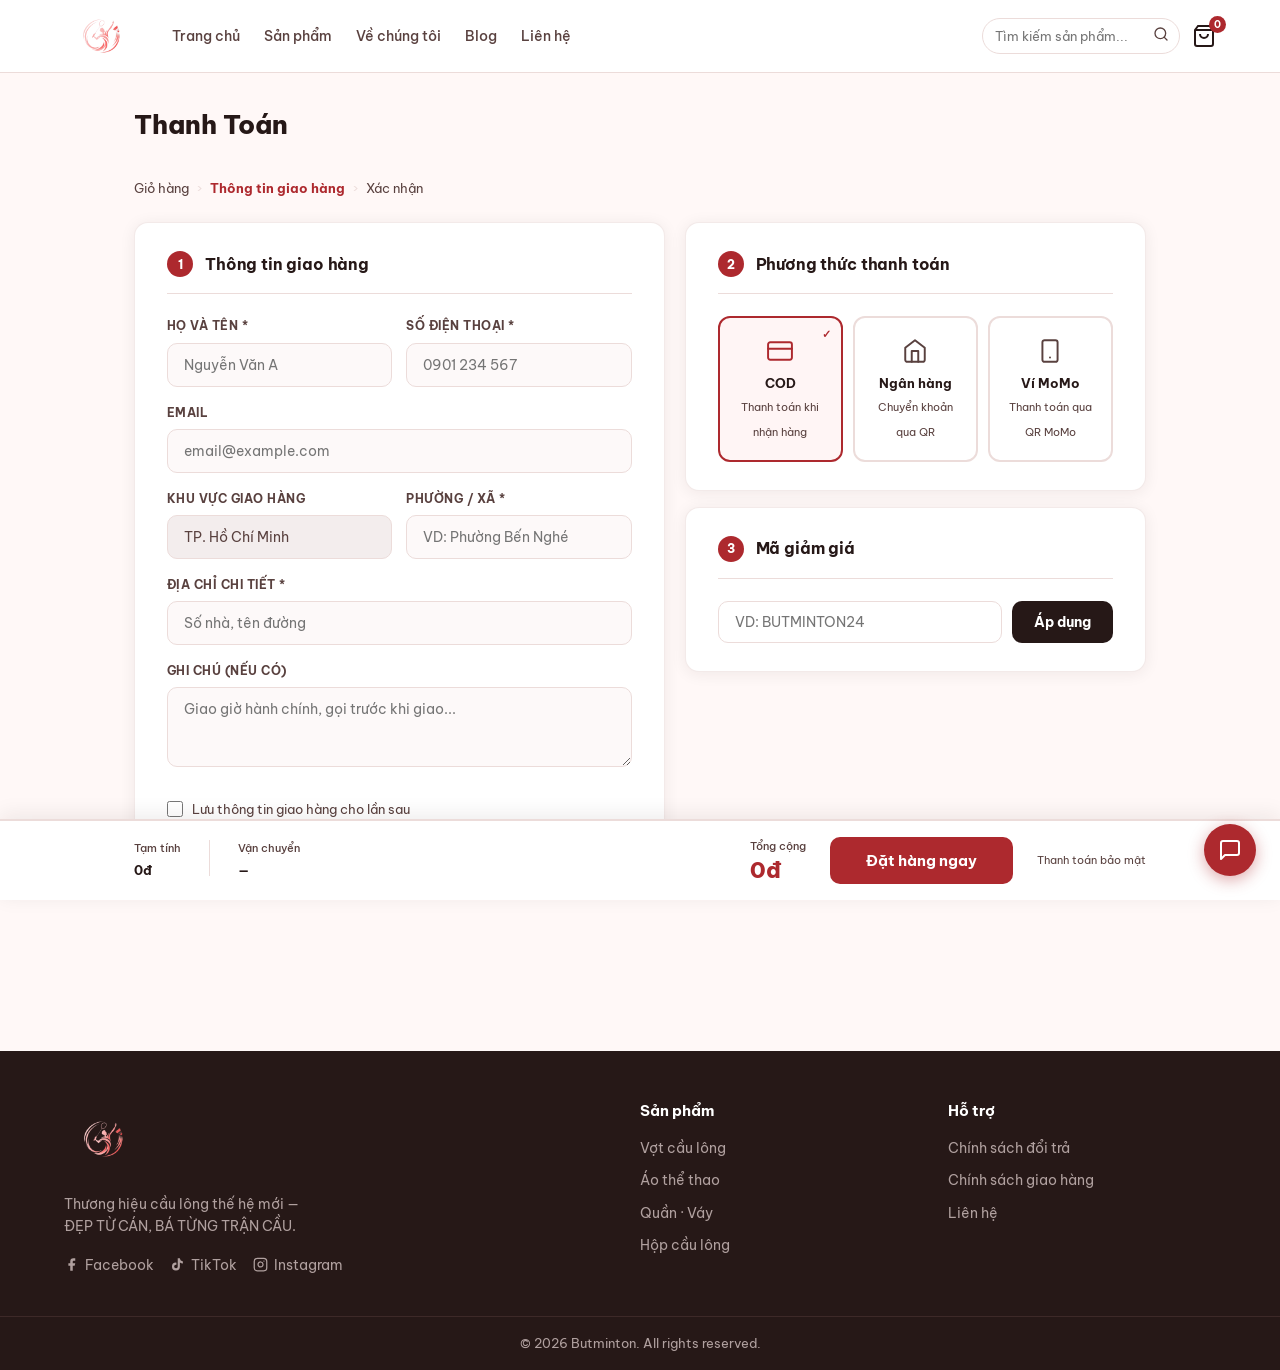
<file: 02_thanh-toan/index.html>
﻿<!DOCTYPE html>
<html lang="vi">
<head>
  <meta charset="UTF-8">
  <link rel="icon" type="image/png" href="../images/logo.png">
  <meta name="viewport" content="width=device-width, initial-scale=1.0">
  <title>Thanh Toán - Butminton</title>
  <link rel="preconnect" href="https://fonts.googleapis.com">
  <link href="https://fonts.googleapis.com/css2?family=Anton&family=Be+Vietnam+Pro:ital,wght@0,300;0,400;0,500;0,600;0,700;1,400&display=swap" rel="stylesheet">
  <link rel="stylesheet" href="style.css">
</head>
<body>
  <nav class="navbar">
    <div class="nav-inner">
      <a href="../03_trang-chu/index.html" class="logo"><img src="../images/logo.png" alt="Butminton"></a>
      <button class="hamburger" id="hamburger">&#9776;</button>
      <ul class="nav-menu" id="navMenu">
        <li><a href="../03_trang-chu/index.html">Trang chủ</a></li>
        <li><a href="../01_san-pham/index.html">Sản phẩm</a></li>
        <li><a href="../07_ve-chung-toi/index.html">Về chúng tôi</a></li>
        <li><a href="../08_blog/index.html">Blog</a></li>
        <li><a href="../09_lien-he/index.html">Liên hệ</a></li>
      </ul>
      <div class="nav-actions">
        <div class="search-wrap">
          <input type="text" placeholder="Tìm kiếm sản phẩm...">
          <button type="button"><svg width="16" height="16" viewBox="0 0 24 24" fill="none" stroke="currentColor" stroke-width="2" stroke-linecap="round" stroke-linejoin="round"><circle cx="11" cy="11" r="8"/><line x1="21" y1="21" x2="16.65" y2="16.65"/></svg></button>
        </div>
        <a href="../04_gio-hang/index.html" class="cart-link">
          <svg width="24" height="24" viewBox="0 0 24 24" fill="none" stroke="currentColor" stroke-width="2"><path d="M6 2L3 6v14a2 2 0 002 2h14a2 2 0 002-2V6l-3-4z"/><line x1="3" y1="6" x2="21" y2="6"/><path d="M16 10a4 4 0 01-8 0"/></svg>
          <span class="cart-count" id="cartCount">0</span>
        </a>
      </div>
    </div>
  </nav>

  <section class="checkout-section">
    <div class="checkout-wrap">
      <div class="checkout-topbar">
        <h1 class="checkout-title">Thanh Toán</h1>
      </div>

      <div class="checkout-steps">
        <span class="step">Giỏ hàng</span>
        <span class="step-sep">›</span>
        <span class="step active">Thông tin giao hàng</span>
        <span class="step-sep">›</span>
        <span class="step">Xác nhận</span>
      </div>

      <form id="checkoutForm">
        <div class="checkout-cols">
          <!-- CỘT TRÁI: BLOCK 1 -->
          <div class="checkout-col-left">
            <div class="checkout-block">
              <div class="block-heading">
                <div class="block-num">1</div>
                <h2>Thông tin giao hàng</h2>
              </div>
              <div class="form-row two-col">
                <div class="form-group">
                  <label>Họ và tên *</label>
                  <input type="text" placeholder="Nguyễn Văn A" required>
                </div>
                <div class="form-group">
                  <label>Số điện thoại *</label>
                  <input type="tel" placeholder="0901 234 567" required>
                </div>
              </div>
              <div class="form-group">
                <label>Email</label>
                <input type="email" placeholder="email@example.com">
              </div>
              <div class="form-row two-col">
                <div class="form-group">
                  <label>Khu vực giao hàng</label>
                  <input type="text" value="TP. Hồ Chí Minh" readonly style="background:#f3eded;color:var(--muted);cursor:not-allowed;">
                </div>
                <div class="form-group">
                  <label>Phường / Xã *</label>
                  <input type="text" placeholder="VD: Phường Bến Nghé" required>
                </div>
              </div>
              <div class="form-group">
                <label>Địa chỉ chi tiết *</label>
                <input type="text" placeholder="Số nhà, tên đường" required>
              </div>
              <div class="form-group">
                <label>Ghi chú (nếu có)</label>
                <textarea rows="3" placeholder="Giao giờ hành chính, gọi trước khi giao..."></textarea>
              </div>
              <label class="checkbox-label">
                <input type="checkbox"> Lưu thông tin giao hàng cho lần sau
              </label>
            </div>
          </div>

          <!-- CỘT PHẢI: BLOCK 2 + 3 -->
          <div class="checkout-col-right">
            <div class="checkout-block">
              <div class="block-heading">
                <div class="block-num">2</div>
                <h2>Phương thức thanh toán</h2>
              </div>
              <div class="payment-methods">
                <div class="payment-card selected">
                  <div class="payment-icon">
                    <svg width="26" height="26" viewBox="0 0 24 24" fill="none" stroke="currentColor" stroke-width="1.8" stroke-linecap="round" stroke-linejoin="round"><rect x="1" y="4" width="22" height="16" rx="2" ry="2"/><line x1="1" y1="10" x2="23" y2="10"/></svg>
                  </div>
                  <div class="payment-info">
                    <strong>COD</strong>
                    <span>Thanh toán khi nhận hàng</span>
                  </div>
                </div>
                <div class="payment-card">
                  <div class="payment-icon">
                    <svg width="26" height="26" viewBox="0 0 24 24" fill="none" stroke="currentColor" stroke-width="1.8" stroke-linecap="round" stroke-linejoin="round"><path d="M3 9l9-7 9 7v11a2 2 0 01-2 2H5a2 2 0 01-2-2z"/><polyline points="9 22 9 12 15 12 15 22"/></svg>
                  </div>
                  <div class="payment-info">
                    <strong>Ngân hàng</strong>
                    <span>Chuyển khoản qua QR</span>
                  </div>
                </div>
                <div class="payment-card">
                  <div class="payment-icon">
                    <svg width="26" height="26" viewBox="0 0 24 24" fill="none" stroke="currentColor" stroke-width="1.8" stroke-linecap="round" stroke-linejoin="round"><rect x="5" y="2" width="14" height="20" rx="2" ry="2"/><line x1="12" y1="18" x2="12.01" y2="18"/></svg>
                  </div>
                  <div class="payment-info">
                    <strong>Ví MoMo</strong>
                    <span>Thanh toán qua QR MoMo</span>
                  </div>
                </div>
              </div>
            </div>

            <div class="checkout-block">
              <div class="block-heading">
                <div class="block-num">3</div>
                <h2>Mã giảm giá</h2>
              </div>
              <div class="coupon-inline">
                <input type="text" id="couponInput" placeholder="VD: BUTMINTON24">
                <button type="button" class="btn-apply" onclick="applyCoupon()">Áp dụng</button>
              </div>
              <span id="couponSuccess" class="coupon-ok" style="display:none">&#10003; Bạn đã tiết kiệm được 50.000đ!</span>
              <div id="couponMsg" class="coupon-err" style="display:none"></div>
            </div>
          </div>
        </div>
      </form>
    </div>

    <!-- STICKY BOTTOM BAR -->
    <div class="checkout-bottom">
      <div class="checkout-bottom-inner">
        <div class="bottom-summary">
          <div class="bottom-item">
            <span>Tạm tính</span>
            <span id="subtotalBottom">1.055.000đ</span>
          </div>
          <div class="divider-v"></div>
          <div class="bottom-item">
            <span>Vận chuyển</span>
            <span id="shippingBottom" style="color:#2e7d32;font-weight:700">Miễn phí</span>
          </div>
          <div class="bottom-item discount-line" id="discountRow" style="display:none">
            <span>Giảm giá</span>
            <span id="discountAmt">-50.000đ</span>
          </div>
        </div>
        <div class="bottom-total-block">
          <span class="bottom-total-label">Tổng cộng</span>
          <span class="bottom-total-amount" id="totalPrice">1.055.000đ</span>
        </div>
        <button class="btn-order-final" onclick="submitOrder()">Đặt hàng ngay</button>
        <p class="bottom-secure">Thanh toán bảo mật</p>
      </div>
    </div>
  </section>

  <footer class="site-footer">
    <div class="footer-inner">
      <div class="footer-brand">
        <img src="../images/logo.png" alt="Butminton" height="48">
        <p>Thương hiệu cầu lông thế hệ mới —<br>ĐẸP TỪ CÁN, BÁ TỪNG TRẬN CẦU.</p>
        <div class="social-links">
          <a href="https://www.facebook.com/butminton.uel/" target="_blank" rel="noopener"><svg width="15" height="15" viewBox="0 0 24 24" fill="currentColor"><path d="M18 2h-3a5 5 0 00-5 5v3H7v4h3v8h4v-8h3l1-4h-4V7a1 1 0 011-1h3z"/></svg>Facebook</a>
          <a href="https://www.tiktok.com/@butminton" target="_blank" rel="noopener"><svg width="15" height="15" viewBox="0 0 24 24" fill="currentColor"><path d="M19.59 6.69a4.83 4.83 0 01-3.77-4.25V2h-3.45v13.67a2.89 2.89 0 01-2.88 2.5 2.89 2.89 0 01-2.89-2.89 2.89 2.89 0 012.89-2.89c.28 0 .54.04.79.1V9.01a6.27 6.27 0 00-.79-.05 6.34 6.34 0 00-6.34 6.34 6.34 6.34 0 006.34 6.34 6.34 6.34 0 006.33-6.34V8.69a8.18 8.18 0 004.79 1.54V6.78a4.85 4.85 0 01-1.02-.09z"/></svg>TikTok</a>
          <a href="https://www.instagram.com/butminton_2026/" target="_blank" rel="noopener"><svg width="15" height="15" viewBox="0 0 24 24" fill="none" stroke="currentColor" stroke-width="2" stroke-linecap="round" stroke-linejoin="round"><rect x="2" y="2" width="20" height="20" rx="5" ry="5"/><path d="M16 11.37A4 4 0 1112.63 8 4 4 0 0116 11.37z"/><line x1="17.5" y1="6.5" x2="17.51" y2="6.5"/></svg>Instagram</a>
        </div>
      </div>
      <div class="footer-col">
        <h4>Sản phẩm</h4>
        <a href="../01_san-pham/index.html?cat=vot">Vợt cầu lông</a>
        <a href="../01_san-pham/index.html?cat=ao">Áo thể thao</a>
        <a href="../01_san-pham/index.html?cat=quan">Quần · Váy</a>
        <a href="../01_san-pham/index.html?cat=cau">Hộp cầu lông</a>
      </div>
      <div class="footer-col">
        <h4>Hỗ trợ</h4>
        <a href="../09_lien-he/index.html#doi-tra">Chính sách đổi trả</a>
        <a href="../09_lien-he/index.html#giao-hang">Chính sách giao hàng</a>
        <a href="../09_lien-he/index.html">Liên hệ</a>
      </div>
    </div>
    <div class="footer-bottom"><p>&copy; 2026 Butminton. All rights reserved.</p></div>
  </footer>

  <!-- ORDER SUCCESS MODAL -->
  <div class="modal-overlay" id="orderModal">
    <div class="modal-box">
      <div class="modal-icon">
        <svg width="40" height="40" viewBox="0 0 24 24" fill="none" stroke="#fff" stroke-width="2.5" stroke-linecap="round" stroke-linejoin="round"><polyline points="20 6 9 17 4 12"/></svg>
      </div>
      <h3 class="modal-title">Đặt hàng thành công!</h3>
      <p class="modal-msg">Cảm ơn bạn đã mua hàng tại Butminton.<br>Chúng tôi sẽ liên hệ xác nhận đơn hàng sớm nhất.</p>
      <button class="modal-btn" onclick="closeOrderModal()">Về trang chủ</button>
    </div>
  </div>
    <script src="../asset/cart.js"></script>
  <script src="script.js"></script>
  <script src="../asset/chatbot.js"></script>
</body>
</html>
</file>
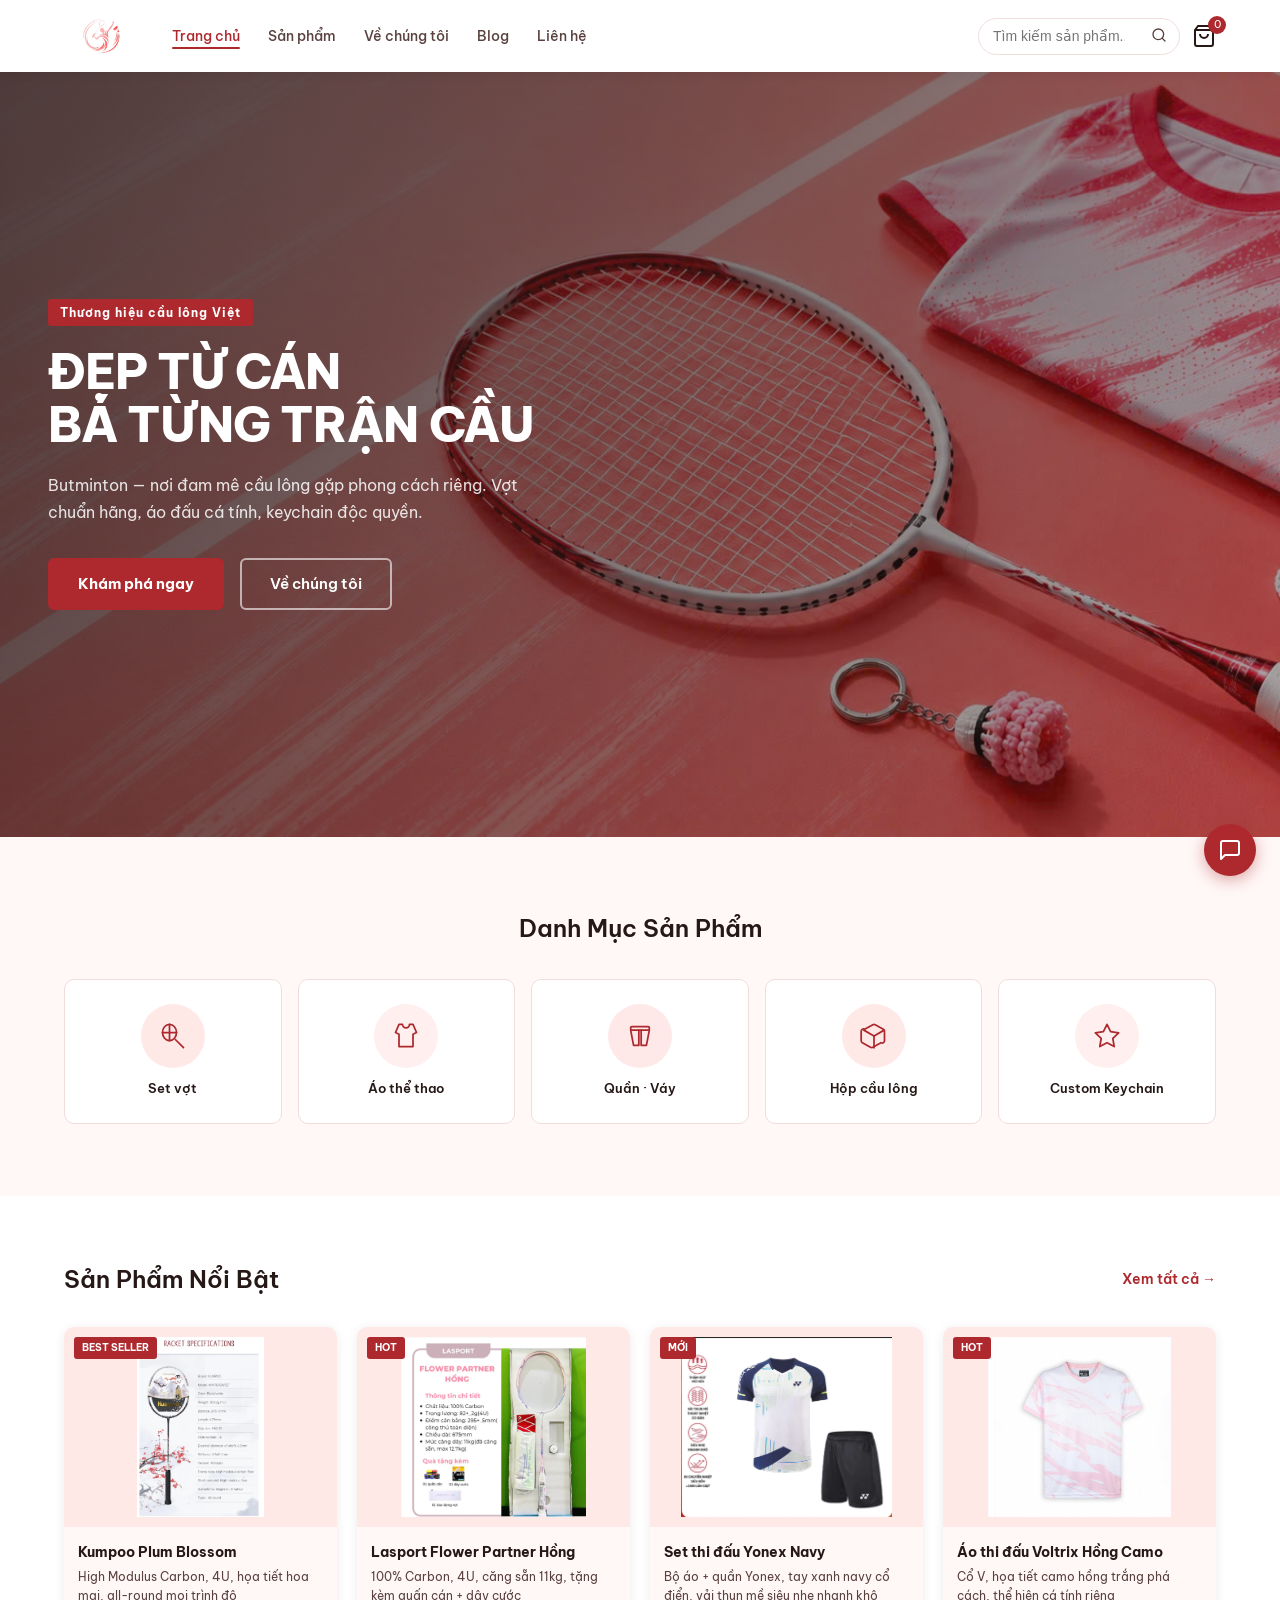
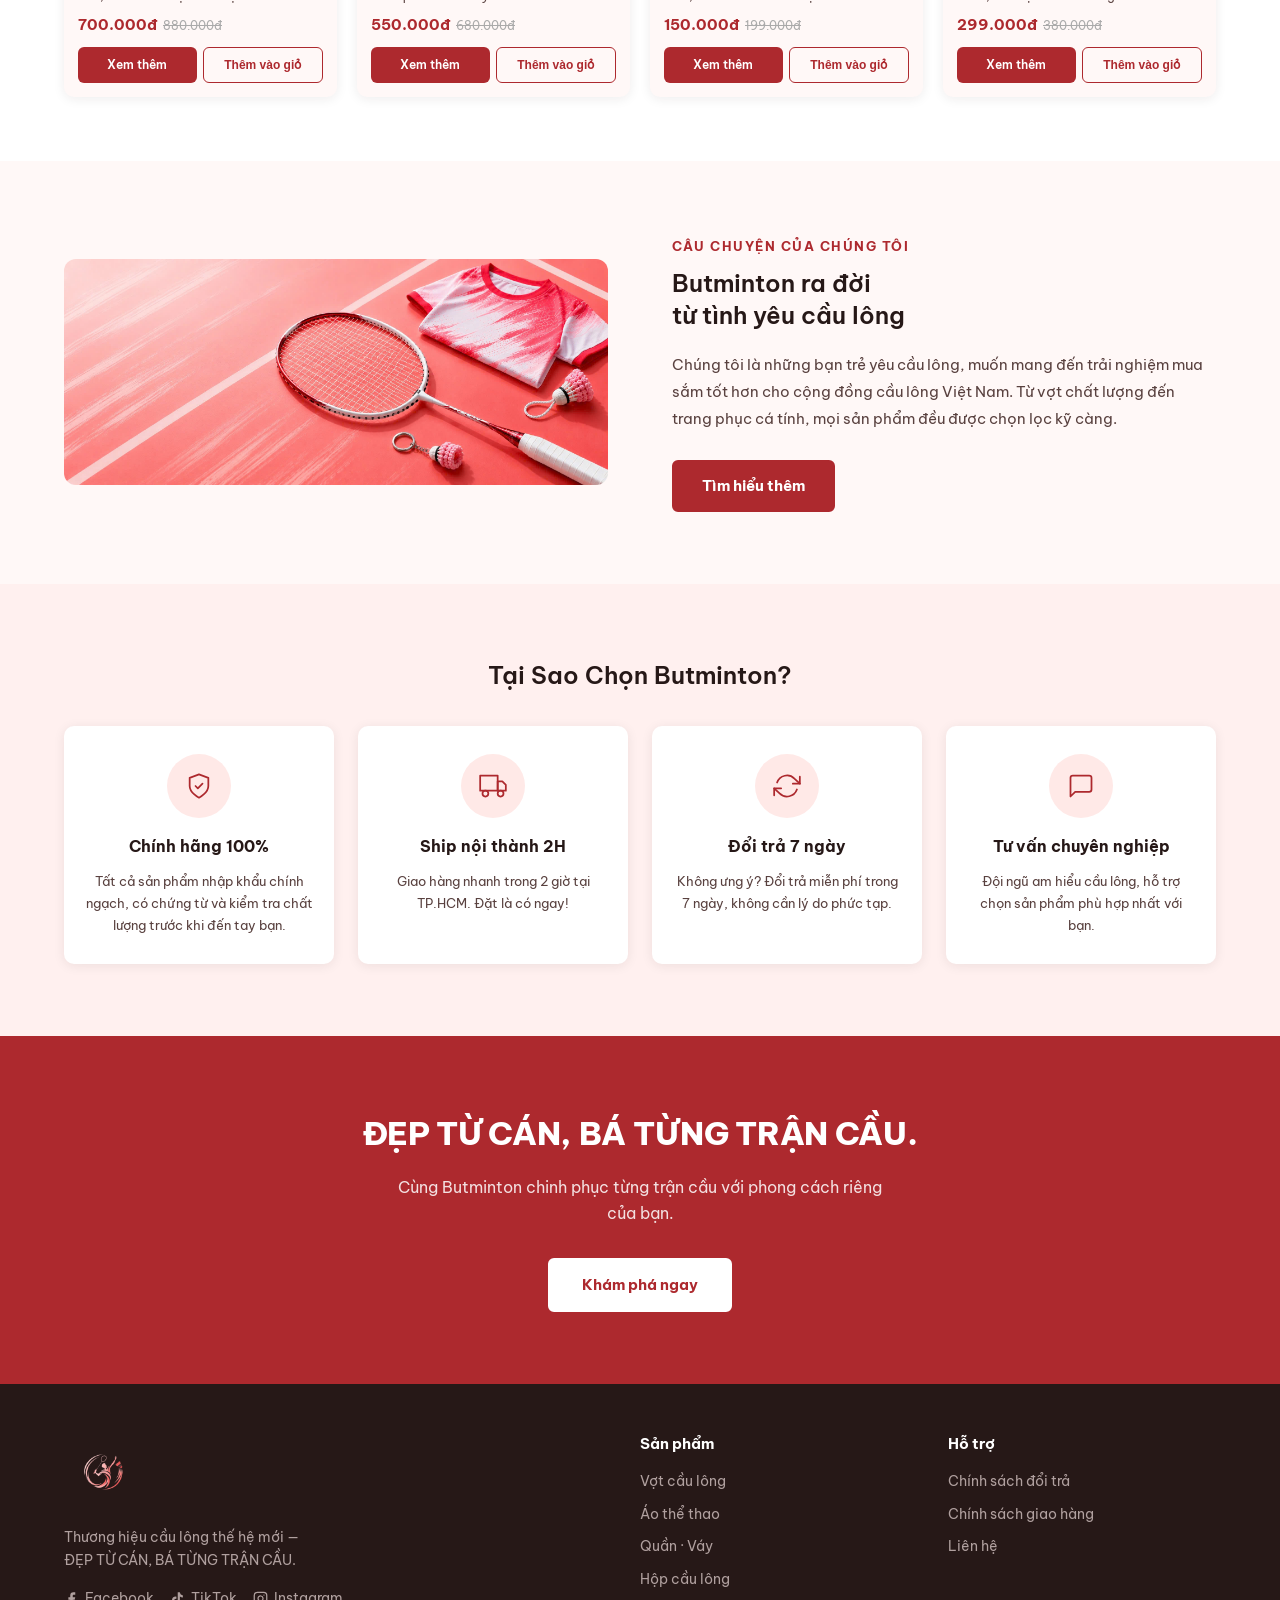
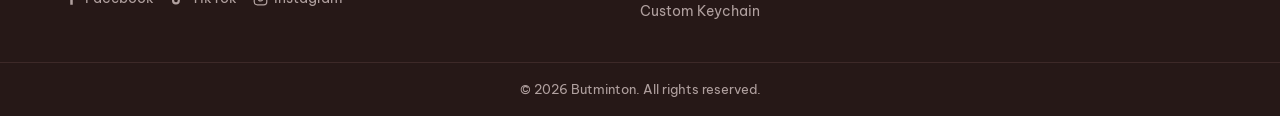
<file: 03_trang-chu/index.html>
﻿<!DOCTYPE html>
<html lang="vi">
<head>
  <meta charset="UTF-8">
  <link rel="icon" type="image/png" href="../images/logo.png">
  <meta name="viewport" content="width=device-width, initial-scale=1.0">
  <title>Trang Chủ - Butminton</title>
  <link rel="preconnect" href="https://fonts.googleapis.com">
  <link href="https://fonts.googleapis.com/css2?family=Anton&family=Be+Vietnam+Pro:ital,wght@0,300;0,400;0,500;0,600;0,700;0,800;1,400&display=swap" rel="stylesheet">
  <link rel="stylesheet" href="style.css">
</head>
<body>
  <nav class="navbar">
    <div class="nav-inner">
      <a href="index.html" class="logo"><img src="../images/logo.png" alt="Butminton"></a>
      <button class="hamburger" id="hamburger">&#9776;</button>
      <ul class="nav-menu" id="navMenu">
        <li><a href="index.html" class="active">Trang chủ</a></li>
        <li><a href="../01_san-pham/index.html">Sản phẩm</a></li>
        <li><a href="../07_ve-chung-toi/index.html">Về chúng tôi</a></li>
        <li><a href="../08_blog/index.html">Blog</a></li>
        <li><a href="../09_lien-he/index.html">Liên hệ</a></li>
      </ul>
      <div class="nav-actions">
        <div class="search-wrap">
          <input type="text" placeholder="Tìm kiếm sản phẩm...">
          <button type="button"><svg width="16" height="16" viewBox="0 0 24 24" fill="none" stroke="currentColor" stroke-width="2" stroke-linecap="round" stroke-linejoin="round"><circle cx="11" cy="11" r="8"/><line x1="21" y1="21" x2="16.65" y2="16.65"/></svg></button>
        </div>
        <a href="../04_gio-hang/index.html" class="cart-link">
          <svg width="24" height="24" viewBox="0 0 24 24" fill="none" stroke="currentColor" stroke-width="2"><path d="M6 2L3 6v14a2 2 0 002 2h14a2 2 0 002-2V6l-3-4z"/><line x1="3" y1="6" x2="21" y2="6"/><path d="M16 10a4 4 0 01-8 0"/></svg>
          <span class="cart-count" id="cartCount">0</span>
        </a>
      </div>
    </div>
  </nav>

  <section class="hero" style="background-image:url('../images/hero-bg.jpg')">
    <div class="hero-overlay"></div>
    <div class="hero-content">
      <span class="hero-tag">Thương hiệu cầu lông Việt</span>
      <h1>ĐẸP TỪ CÁN<br>BÁ TỪNG TRẬN CẦU</h1>
      <p>Butminton — nơi đam mê cầu lông gặp phong cách riêng. Vợt chuẩn hãng, áo đấu cá tính, keychain độc quyền.</p>
      <div class="hero-btns">
        <a href="../01_san-pham/index.html" class="btn-primary">Khám phá ngay</a>
        <a href="../07_ve-chung-toi/index.html" class="btn-ghost">Về chúng tôi</a>
      </div>
    </div>
  </section>

  <section class="home-categories">
    <div class="container">
      <h2 class="section-title">Danh Mục Sản Phẩm</h2>
      <div class="cat-grid">
        <a href="../01_san-pham/index.html?cat=vot" class="cat-card">
          <div class="cat-img" style="background:#ffe9e7">
            <svg width="28" height="28" viewBox="0 0 24 24" fill="none" stroke="var(--red)" stroke-width="1.5" stroke-linecap="round" stroke-linejoin="round"><ellipse cx="9" cy="9" rx="6" ry="7"/><line x1="3" y1="9" x2="15" y2="9"/><line x1="9" y1="2" x2="9" y2="16"/><line x1="14" y1="15" x2="21" y2="22"/></svg>
          </div>
          <span>Set vợt</span>
        </a>
        <a href="../01_san-pham/index.html?cat=ao" class="cat-card">
          <div class="cat-img" style="background:#fff0ef">
            <svg width="28" height="28" viewBox="0 0 24 24" fill="none" stroke="var(--red)" stroke-width="1.5" stroke-linecap="round" stroke-linejoin="round"><path d="M3 9l3-7h3a3 3 0 006 0h3l3 7-3 1.5V21H6V10.5L3 9z"/></svg>
          </div>
          <span>Áo thể thao</span>
        </a>
        <a href="../01_san-pham/index.html?cat=quan" class="cat-card">
          <div class="cat-img" style="background:#ffe8e8">
            <svg width="28" height="28" viewBox="0 0 24 24" fill="none" stroke="var(--red)" stroke-width="1.5" stroke-linecap="round" stroke-linejoin="round"><rect x="4" y="4" width="16" height="3" rx="1"/><path d="M4 7l2.5 13H11V7"/><path d="M20 7l-2.5 13H13V7"/></svg>
          </div>
          <span>Quần · Váy</span>
        </a>
        <a href="../01_san-pham/index.html?cat=cau" class="cat-card">
          <div class="cat-img" style="background:#ffe9e7">
            <svg width="28" height="28" viewBox="0 0 24 24" fill="none" stroke="var(--red)" stroke-width="1.5" stroke-linecap="round" stroke-linejoin="round"><path d="M21 16V8a2 2 0 00-1-1.73l-7-4a2 2 0 00-2 0l-7 4A2 2 0 001 8v8a2 2 0 001 1.73l7 4a2 2 0 002 0l7-4A2 2 0 0021 16z"/><polyline points="3.27 6.96 12 12.01 20.73 6.96"/><line x1="12" y1="22.08" x2="12" y2="12"/></svg>
          </div>
          <span>Hộp cầu lông</span>
        </a>
        <a href="../01_san-pham/index.html?cat=mockhoa" class="cat-card">
          <div class="cat-img" style="background:#fff0ef">
            <svg width="28" height="28" viewBox="0 0 24 24" fill="none" stroke="var(--red)" stroke-width="1.5" stroke-linecap="round" stroke-linejoin="round"><polygon points="12 2 15.09 8.26 22 9.27 17 14.14 18.18 21.02 12 17.77 5.82 21.02 7 14.14 2 9.27 8.91 8.26 12 2"/></svg>
          </div>
          <span>Custom Keychain</span>
        </a>
      </div>
    </div>
  </section>

  <section class="featured-products">
    <div class="container">
      <div class="section-header">
        <h2 class="section-title">Sản Phẩm Nổi Bật</h2>
        <a href="../01_san-pham/index.html" class="view-all">Xem tất cả →</a>
      </div>
      <div class="products-grid">
        <div class="product-card">
          <div class="prod-img-wrap"><span class="badge">BEST SELLER</span><img src="../images/vot/racket-kumpoo-plum.png" alt="Kumpoo Plum Blossom"></div>
          <div class="prod-info">
            <h3>Kumpoo Plum Blossom</h3>
            <p>High Modulus Carbon, 4U, họa tiết hoa mai, all-round mọi trình độ</p>
            <div class="prod-price"><span class="price-now">700.000đ</span><span class="price-old">880.000đ</span></div>
            <div class="prod-btns"><a href="../05_san-pham-chi-tiet/index.html?id=kumpoo-plum" class="btn-view">Xem thêm</a><button class="btn-cart-add">Thêm vào giỏ</button></div>
          </div>
        </div>
        <div class="product-card">
          <div class="prod-img-wrap"><span class="badge">HOT</span><img src="../images/vot/racket-flower-hong-white.png" alt="Flower Partner Hồng"></div>
          <div class="prod-info">
            <h3>Lasport Flower Partner Hồng</h3>
            <p>100% Carbon, 4U, căng sẵn 11kg, tặng kèm quấn cán + dây cước</p>
            <div class="prod-price"><span class="price-now">550.000đ</span><span class="price-old">680.000đ</span></div>
            <div class="prod-btns"><a href="../05_san-pham-chi-tiet/index.html?id=flower-hong-white" class="btn-view">Xem thêm</a><button class="btn-cart-add">Thêm vào giỏ</button></div>
          </div>
        </div>
        <div class="product-card">
          <div class="prod-img-wrap"><span class="badge">MỚI</span><img src="../images/ao/ao-thi-dau-do-1.png" alt="Áo thi đấu đỏ"></div>
          <div class="prod-info">
            <h3>Set thi đấu Yonex Navy</h3>
            <p>Bộ áo + quần Yonex, tay xanh navy cổ điển, vải thun mề siêu nhẹ nhanh khô</p>
            <div class="prod-price"><span class="price-now">150.000đ</span><span class="price-old">199.000đ</span></div>
            <div class="prod-btns"><a href="../05_san-pham-chi-tiet/index.html?id=ao-do-1" class="btn-view">Xem thêm</a><button class="btn-cart-add">Thêm vào giỏ</button></div>
          </div>
        </div>
        <div class="product-card">
          <div class="prod-img-wrap"><span class="badge">HOT</span><img src="../images/ao/set-ao-quan-do.png" alt="Set áo quần đỏ"></div>
          <div class="prod-info">
            <h3>Áo thi đấu Voltrix Hồng Camo</h3>
            <p>Cổ V, họa tiết camo hồng trắng phá cách, thể hiện cá tính riêng</p>
            <div class="prod-price"><span class="price-now">299.000đ</span><span class="price-old">380.000đ</span></div>
            <div class="prod-btns"><a href="../05_san-pham-chi-tiet/index.html?id=set-ao-quan" class="btn-view">Xem thêm</a><button class="btn-cart-add">Thêm vào giỏ</button></div>
          </div>
        </div>
      </div>
    </div>
  </section>

  <section class="brand-story">
    <div class="container brand-story-inner">
      <div class="brand-story-img"><img src="../images/cover2.jpg" alt="Butminton Brand Story"></div>
      <div class="brand-story-text">
        <span class="section-tag">Câu chuyện của chúng tôi</span>
        <h2>Butminton ra đời<br>từ tình yêu cầu lông</h2>
        <p>Chúng tôi là những bạn trẻ yêu cầu lông, muốn mang đến trải nghiệm mua sắm tốt hơn cho cộng đồng cầu lông Việt Nam. Từ vợt chất lượng đến trang phục cá tính, mọi sản phẩm đều được chọn lọc kỹ càng.</p>
        <a href="../07_ve-chung-toi/index.html" class="btn-primary">Tìm hiểu thêm</a>
      </div>
    </div>
  </section>

  <section class="why-us">
    <div class="container">
      <h2 class="section-title">Tại Sao Chọn Butminton?</h2>
      <div class="why-grid">
        <div class="why-card">
          <div class="why-icon"><svg width="28" height="28" viewBox="0 0 24 24" fill="none" stroke="currentColor" stroke-width="1.5" stroke-linecap="round" stroke-linejoin="round"><path d="M12 22s8-4 8-10V5l-8-3-8 3v7c0 6 8 10 8 10z"/><polyline points="9 12 11 14 15 10"/></svg></div>
          <h3>Chính hãng 100%</h3>
          <p>Tất cả sản phẩm nhập khẩu chính ngạch, có chứng từ và kiểm tra chất lượng trước khi đến tay bạn.</p>
        </div>
        <div class="why-card">
          <div class="why-icon"><svg width="28" height="28" viewBox="0 0 24 24" fill="none" stroke="currentColor" stroke-width="1.5" stroke-linecap="round" stroke-linejoin="round"><rect x="1" y="3" width="15" height="13"/><polygon points="16 8 20 8 23 11 23 16 16 16 16 8"/><circle cx="5.5" cy="18.5" r="2.5"/><circle cx="18.5" cy="18.5" r="2.5"/></svg></div>
          <h3>Ship nội thành 2H</h3>
          <p>Giao hàng nhanh trong 2 giờ tại TP.HCM. Đặt là có ngay!</p>
        </div>
        <div class="why-card">
          <div class="why-icon"><svg width="28" height="28" viewBox="0 0 24 24" fill="none" stroke="currentColor" stroke-width="1.5" stroke-linecap="round" stroke-linejoin="round"><polyline points="23 4 23 10 17 10"/><polyline points="1 20 1 14 7 14"/><path d="M3.51 9a9 9 0 0114.85-3.36L23 10M1 14l4.64 4.36A9 9 0 0020.49 15"/></svg></div>
          <h3>Đổi trả 7 ngày</h3>
          <p>Không ưng ý? Đổi trả miễn phí trong 7 ngày, không cần lý do phức tạp.</p>
        </div>
        <div class="why-card">
          <div class="why-icon"><svg width="28" height="28" viewBox="0 0 24 24" fill="none" stroke="currentColor" stroke-width="1.5" stroke-linecap="round" stroke-linejoin="round"><path d="M21 15a2 2 0 01-2 2H7l-4 4V5a2 2 0 012-2h14a2 2 0 012 2z"/></svg></div>
          <h3>Tư vấn chuyên nghiệp</h3>
          <p>Đội ngũ am hiểu cầu lông, hỗ trợ chọn sản phẩm phù hợp nhất với bạn.</p>
        </div>
      </div>
    </div>
  </section>

  <section class="slogan-banner">
    <div class="container">
      <h2>ĐẸP TỪ CÁN, BÁ TỪNG TRẬN CẦU.</h2>
      <p>Cùng Butminton chinh phục từng trận cầu với phong cách riêng của bạn.</p>
      <a href="../01_san-pham/index.html" class="btn-white">Khám phá ngay</a>
    </div>
  </section>

  <footer class="site-footer">
    <div class="footer-inner">
      <div class="footer-brand">
        <img src="../images/logo.png" alt="Butminton" height="48">
        <p>Thương hiệu cầu lông thế hệ mới —<br>ĐẸP TỪ CÁN, BÁ TỪNG TRẬN CẦU.</p>
        <div class="social-links">
          <a href="https://www.facebook.com/butminton.uel/" target="_blank" rel="noopener"><svg width="15" height="15" viewBox="0 0 24 24" fill="currentColor"><path d="M18 2h-3a5 5 0 00-5 5v3H7v4h3v8h4v-8h3l1-4h-4V7a1 1 0 011-1h3z"/></svg>Facebook</a>
          <a href="https://www.tiktok.com/@butminton" target="_blank"><svg width="15" height="15" viewBox="0 0 24 24" fill="currentColor"><path d="M19.59 6.69a4.83 4.83 0 01-3.77-4.25V2h-3.45v13.67a2.89 2.89 0 01-2.88 2.5 2.89 2.89 0 01-2.89-2.89 2.89 2.89 0 012.89-2.89c.28 0 .54.04.79.1V9.01a6.27 6.27 0 00-.79-.05 6.34 6.34 0 00-6.34 6.34 6.34 6.34 0 006.34 6.34 6.34 6.34 0 006.33-6.34V8.69a8.18 8.18 0 004.79 1.54V6.78a4.85 4.85 0 01-1.02-.09z"/></svg>TikTok</a>
          <a href="https://www.instagram.com/butminton_2026/" target="_blank"><svg width="15" height="15" viewBox="0 0 24 24" fill="none" stroke="currentColor" stroke-width="2" stroke-linecap="round" stroke-linejoin="round"><rect x="2" y="2" width="20" height="20" rx="5" ry="5"/><path d="M16 11.37A4 4 0 1112.63 8 4 4 0 0116 11.37z"/><line x1="17.5" y1="6.5" x2="17.51" y2="6.5"/></svg>Instagram</a>
        </div>
      </div>
      <div class="footer-col">
        <h4>Sản phẩm</h4>
        <a href="../01_san-pham/index.html?cat=vot">Vợt cầu lông</a>
        <a href="../01_san-pham/index.html?cat=ao">Áo thể thao</a>
        <a href="../01_san-pham/index.html?cat=quan">Quần · Váy</a>
        <a href="../01_san-pham/index.html?cat=cau">Hộp cầu lông</a>
        <a href="../01_san-pham/index.html?cat=mockhoa">Custom Keychain</a>
      </div>
      <div class="footer-col">
        <h4>Hỗ trợ</h4>
        <a href="../09_lien-he/index.html#doi-tra">Chính sách đổi trả</a>
        <a href="../09_lien-he/index.html#giao-hang">Chính sách giao hàng</a>
        <a href="../09_lien-he/index.html">Liên hệ</a>
      </div>
    </div>
    <div class="footer-bottom"><p>© 2026 Butminton. All rights reserved.</p></div>
  </footer>
    <script src="../asset/cart.js"></script>
  <script src="script.js"></script>
  <script src="../asset/chatbot.js"></script>
</body>
</html>
</file>
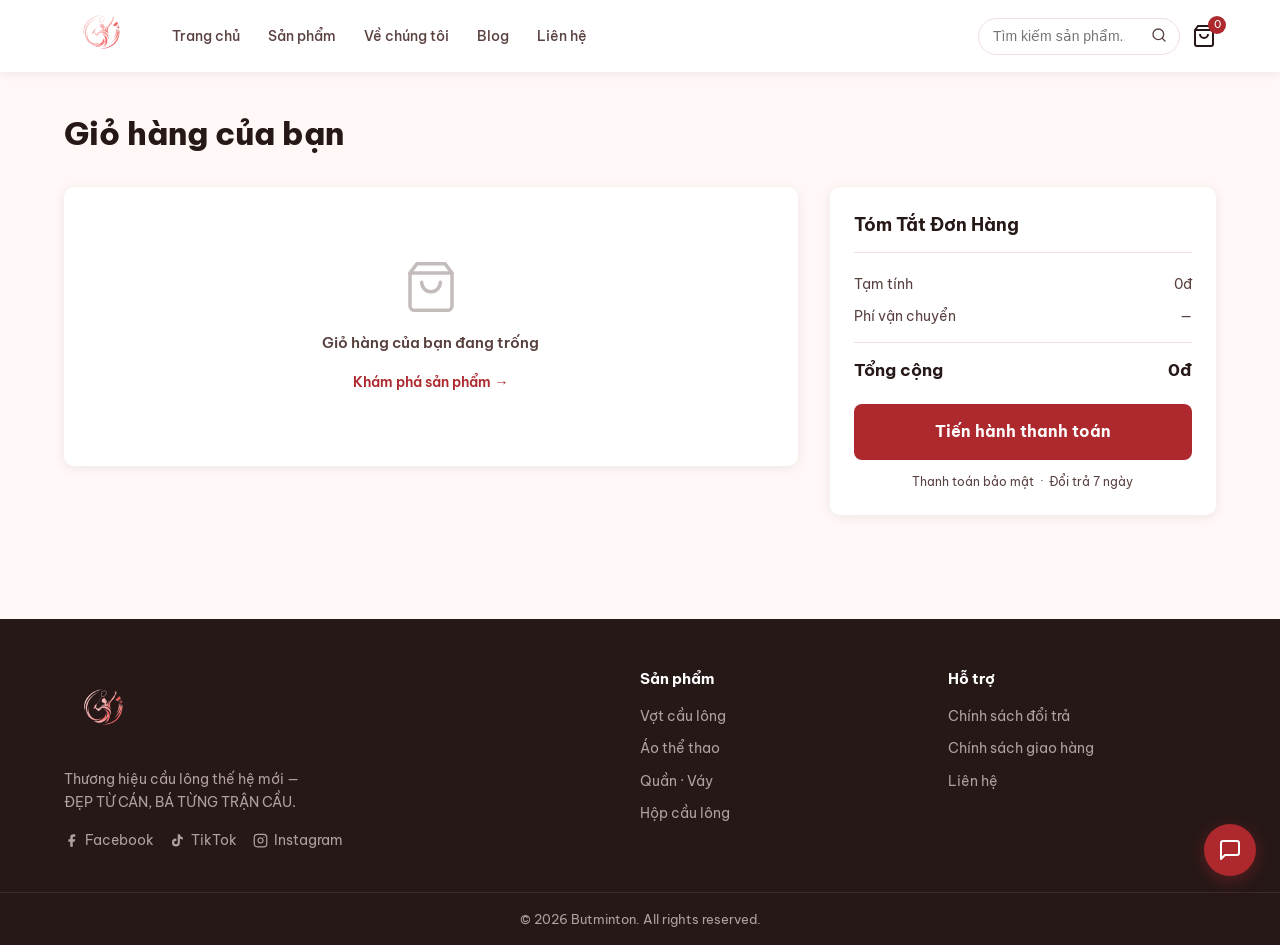
<file: 04_gio-hang/index.html>
﻿<!DOCTYPE html>
<html lang="vi">
<head>
  <meta charset="UTF-8">
  <link rel="icon" type="image/png" href="../images/logo.png">
  <meta name="viewport" content="width=device-width, initial-scale=1.0">
  <title>Giỏ Hàng - Butminton</title>
  <link rel="preconnect" href="https://fonts.googleapis.com">
  <link href="https://fonts.googleapis.com/css2?family=Anton&family=Be+Vietnam+Pro:ital,wght@0,300;0,400;0,500;0,600;0,700;1,400&display=swap" rel="stylesheet">
  <link rel="stylesheet" href="style.css">
</head>
<body>
  <nav class="navbar">
    <div class="nav-inner">
      <a href="../03_trang-chu/index.html" class="logo"><img src="../images/logo.png" alt="Butminton"></a>
      <button class="hamburger" id="hamburger">&#9776;</button>
      <ul class="nav-menu" id="navMenu">
        <li><a href="../03_trang-chu/index.html">Trang chủ</a></li>
        <li><a href="../01_san-pham/index.html">Sản phẩm</a></li>
        <li><a href="../07_ve-chung-toi/index.html">Về chúng tôi</a></li>
        <li><a href="../08_blog/index.html">Blog</a></li>
        <li><a href="../09_lien-he/index.html">Liên hệ</a></li>
      </ul>
      <div class="nav-actions">
        <div class="search-wrap">
          <input type="text" placeholder="Tìm kiếm sản phẩm...">
          <button type="button"><svg width="16" height="16" viewBox="0 0 24 24" fill="none" stroke="currentColor" stroke-width="2" stroke-linecap="round" stroke-linejoin="round"><circle cx="11" cy="11" r="8"/><line x1="21" y1="21" x2="16.65" y2="16.65"/></svg></button>
        </div>
        <a href="index.html" class="cart-link">
          <svg width="24" height="24" viewBox="0 0 24 24" fill="none" stroke="currentColor" stroke-width="2"><path d="M6 2L3 6v14a2 2 0 002 2h14a2 2 0 002-2V6l-3-4z"/><line x1="3" y1="6" x2="21" y2="6"/><path d="M16 10a4 4 0 01-8 0"/></svg>
          <span class="cart-count" id="cartCount">0</span>
        </a>
      </div>
    </div>
  </nav>

  <section class="cart-section">
    <div class="container">
      <h1 class="cart-page-title">Giỏ hàng của bạn</h1>
    </div>
    <div class="container cart-grid">
      <div class="cart-left">
        <div id="cartEmpty" style="display:none;flex-direction:column;align-items:center;padding:48px 24px;gap:16px;color:var(--muted);text-align:center">
          <svg width="56" height="56" viewBox="0 0 24 24" fill="none" stroke="currentColor" stroke-width="1.5" stroke-linecap="round" stroke-linejoin="round" style="opacity:.35"><path d="M6 2L3 6v14a2 2 0 002 2h14a2 2 0 002-2V6l-3-4z"/><line x1="3" y1="6" x2="21" y2="6"/><path d="M16 10a4 4 0 01-8 0"/></svg>
          <p style="font-size:15px;font-weight:600">Giỏ hàng của bạn đang trống</p>
          <a href="../01_san-pham/index.html" style="color:var(--red);font-size:14px;font-weight:600">Khám phá sản phẩm →</a>
        </div>
        <table class="cart-table">
          <thead>
            <tr>
              <th>SẢN PHẨM</th>
              <th>ĐƠN GIÁ</th>
              <th>SỐ LƯỢNG</th>
              <th>THÀNH TIỀN</th>
              <th></th>
            </tr>
          </thead>
          <tbody id="cartBody"></tbody>
        </table>
        <a href="../01_san-pham/index.html" class="continue-shopping">← Tiếp tục mua sắm</a>
      </div>

      <div class="cart-right">
        <div class="order-summary">
          <h2>Tóm Tắt Đơn Hàng</h2>
          <div class="summary-rows">
            <div class="summary-row"><span>Tạm tính</span><span id="subtotal">1.055.000đ</span></div>
            <div class="summary-row"><span>Phí vận chuyển</span><span id="shippingDisplay" class="freeship">Miễn phí</span></div>
          </div>
          <div class="summary-divider"></div>
          <div class="summary-total"><span>Tổng cộng</span><span id="totalPrice">1.055.000đ</span></div>
          <a href="../02_thanh-toan/index.html" class="btn-checkout">Tiến hành thanh toán</a>
          <p class="secure-badge">Thanh toán bảo mật &nbsp;&middot;&nbsp; Đổi trả 7 ngày</p>
        </div>
      </div>
    </div>
  </section>

  <footer class="site-footer">
    <div class="footer-inner">
      <div class="footer-brand">
        <img src="../images/logo.png" alt="Butminton" height="48">
        <p>Thương hiệu cầu lông thế hệ mới —<br>ĐẸP TỪ CÁN, BÁ TỪNG TRẬN CẦU.</p>
        <div class="social-links">
          <a href="https://www.facebook.com/butminton.uel/" target="_blank" rel="noopener"><svg width="15" height="15" viewBox="0 0 24 24" fill="currentColor"><path d="M18 2h-3a5 5 0 00-5 5v3H7v4h3v8h4v-8h3l1-4h-4V7a1 1 0 011-1h3z"/></svg>Facebook</a>
          <a href="https://www.tiktok.com/@butminton" target="_blank"><svg width="15" height="15" viewBox="0 0 24 24" fill="currentColor"><path d="M19.59 6.69a4.83 4.83 0 01-3.77-4.25V2h-3.45v13.67a2.89 2.89 0 01-2.88 2.5 2.89 2.89 0 01-2.89-2.89 2.89 2.89 0 012.89-2.89c.28 0 .54.04.79.1V9.01a6.27 6.27 0 00-.79-.05 6.34 6.34 0 00-6.34 6.34 6.34 6.34 0 006.34 6.34 6.34 6.34 0 006.33-6.34V8.69a8.18 8.18 0 004.79 1.54V6.78a4.85 4.85 0 01-1.02-.09z"/></svg>TikTok</a>
          <a href="https://www.instagram.com/butminton_2026/" target="_blank"><svg width="15" height="15" viewBox="0 0 24 24" fill="none" stroke="currentColor" stroke-width="2" stroke-linecap="round" stroke-linejoin="round"><rect x="2" y="2" width="20" height="20" rx="5" ry="5"/><path d="M16 11.37A4 4 0 1112.63 8 4 4 0 0116 11.37z"/><line x1="17.5" y1="6.5" x2="17.51" y2="6.5"/></svg>Instagram</a>
        </div>
      </div>
      <div class="footer-col">
        <h4>Sản phẩm</h4>
        <a href="../01_san-pham/index.html?cat=vot">Vợt cầu lông</a>
        <a href="../01_san-pham/index.html?cat=ao">Áo thể thao</a>
        <a href="../01_san-pham/index.html?cat=quan">Quần · Váy</a>
        <a href="../01_san-pham/index.html?cat=cau">Hộp cầu lông</a>
      </div>
      <div class="footer-col">
        <h4>Hỗ trợ</h4>
        <a href="../09_lien-he/index.html#doi-tra">Chính sách đổi trả</a>
        <a href="../09_lien-he/index.html#giao-hang">Chính sách giao hàng</a>
        <a href="../09_lien-he/index.html">Liên hệ</a>
      </div>
    </div>
    <div class="footer-bottom"><p>&copy; 2026 Butminton. All rights reserved.</p></div>
  </footer>
    <script src="../asset/cart.js"></script>
  <script src="script.js"></script>
  <script src="../asset/chatbot.js"></script>
</body>
</html>
</file>
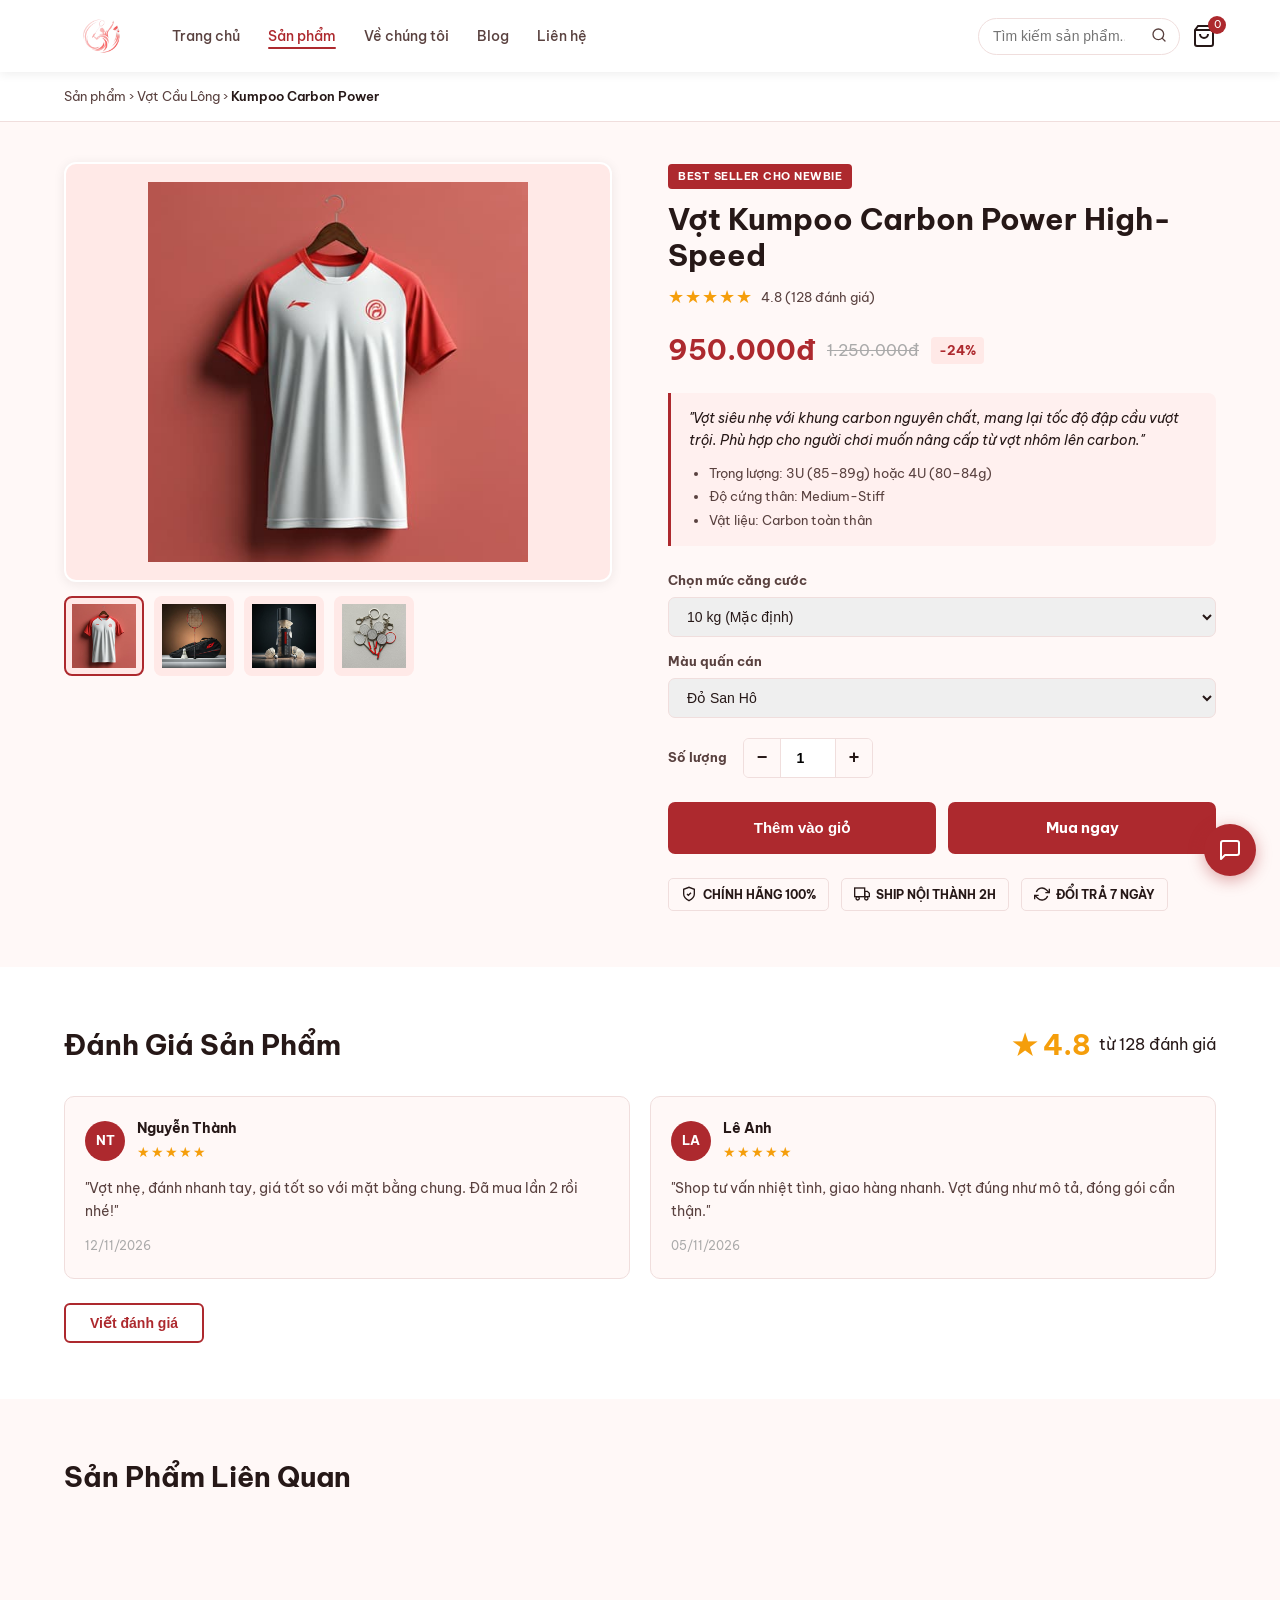
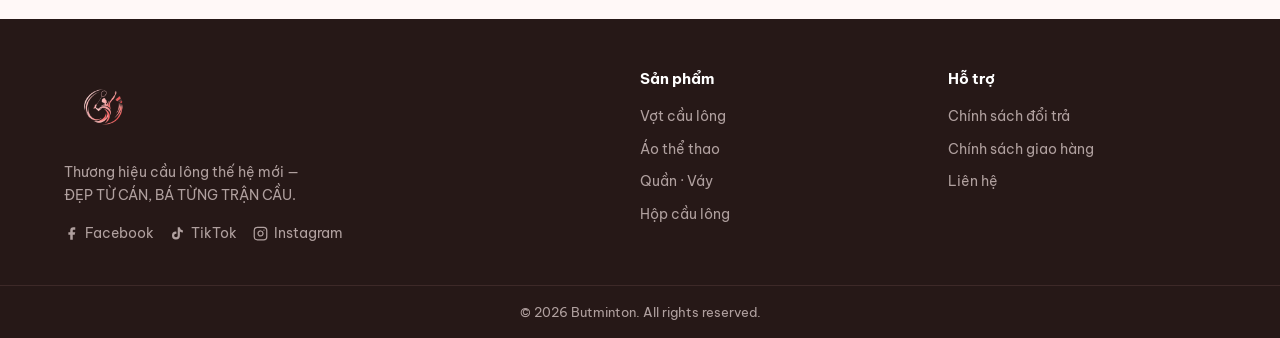
<file: 05_san-pham-chi-tiet/index.html>
﻿<!DOCTYPE html>
<html lang="vi">
<head>
  <meta charset="UTF-8">
  <link rel="icon" type="image/png" href="../images/logo.png">
  <meta name="viewport" content="width=device-width, initial-scale=1.0">
  <title>Vợt Kumpoo Carbon Power - Butminton</title>
  <link rel="preconnect" href="https://fonts.googleapis.com">
  <link href="https://fonts.googleapis.com/css2?family=Anton&family=Be+Vietnam+Pro:ital,wght@0,300;0,400;0,500;0,600;0,700;1,400&display=swap" rel="stylesheet">
  <link rel="stylesheet" href="style.css">
</head>
<body>
  <nav class="navbar">
    <div class="nav-inner">
      <a href="../03_trang-chu/index.html" class="logo"><img src="../images/logo.png" alt="Butminton"></a>
      <button class="hamburger" id="hamburger">&#9776;</button>
      <ul class="nav-menu" id="navMenu">
        <li><a href="../03_trang-chu/index.html">Trang chủ</a></li>
        <li><a href="../01_san-pham/index.html" class="active">Sản phẩm</a></li>
        <li><a href="../07_ve-chung-toi/index.html">Về chúng tôi</a></li>
        <li><a href="../08_blog/index.html">Blog</a></li>
        <li><a href="../09_lien-he/index.html">Liên hệ</a></li>
      </ul>
      <div class="nav-actions">
        <div class="search-wrap">
          <input type="text" placeholder="Tìm kiếm sản phẩm...">
          <button type="button"><svg width="16" height="16" viewBox="0 0 24 24" fill="none" stroke="currentColor" stroke-width="2" stroke-linecap="round" stroke-linejoin="round"><circle cx="11" cy="11" r="8"/><line x1="21" y1="21" x2="16.65" y2="16.65"/></svg></button>
        </div>
        <a href="../04_gio-hang/index.html" class="cart-link">
          <svg width="24" height="24" viewBox="0 0 24 24" fill="none" stroke="currentColor" stroke-width="2"><path d="M6 2L3 6v14a2 2 0 002 2h14a2 2 0 002-2V6l-3-4z"/><line x1="3" y1="6" x2="21" y2="6"/><path d="M16 10a4 4 0 01-8 0"/></svg>
          <span class="cart-count" id="cartCount">0</span>
        </a>
      </div>
    </div>
  </nav>

  <div class="breadcrumb">
    <div class="container">
      <a href="../01_san-pham/index.html">Sản phẩm</a> › <a href="../01_san-pham/index.html">Vợt Cầu Lông</a> › <span>Kumpoo Carbon Power</span>
    </div>
  </div>

  <section class="product-detail">
    <div class="container detail-grid">
      <div class="detail-images">
        <div class="main-img-wrap"><img id="mainImg" src="../images/product-2.jpg" alt="Vợt Kumpoo Carbon Power"></div>
        <div class="thumbnails">
          <img class="thumb active" src="../images/product-2.jpg" alt="Ảnh 1" onclick="setMain(this)">
          <img class="thumb" src="../images/product-1.jpg" alt="Ảnh 2" onclick="setMain(this)">
          <img class="thumb" src="../images/product-3.jpg" alt="Ảnh 3" onclick="setMain(this)">
          <img class="thumb" src="../images/product-4.jpg" alt="Ảnh 4" onclick="setMain(this)">
        </div>
      </div>

      <div class="detail-info">
        <span class="prod-badge-label">BEST SELLER CHO NEWBIE</span>
        <h1>Vợt Kumpoo Carbon Power High-Speed</h1>
        <div class="rating-row">
          <span class="stars">★★★★★</span>
          <span class="rating-text">4.8 (128 đánh giá)</span>
        </div>
        <div class="detail-price">
          <span class="price-now">950.000đ</span>
          <span class="price-old">1.250.000đ</span>
          <span class="discount-tag">-24%</span>
        </div>
        <div class="prod-quote">
          <p><em>"Vợt siêu nhẹ với khung carbon nguyên chất, mang lại tốc độ đập cầu vượt trội. Phù hợp cho người chơi muốn nâng cấp từ vợt nhôm lên carbon."</em></p>
          <ul>
            <li>Trọng lượng: 3U (85–89g) hoặc 4U (80–84g)</li>
            <li>Độ cứng thân: Medium-Stiff</li>
            <li>Vật liệu: Carbon toàn thân</li>
          </ul>
        </div>
        <div class="options-section">
          <div class="option-group">
            <label>Chọn mức căng cước</label>
            <select class="option-select"><option>10 kg (Mặc định)</option><option>11 kg</option><option>12 kg</option><option>13 kg</option><option>14 kg</option></select>
          </div>
          <div class="option-group">
            <label>Màu quấn cán</label>
            <select class="option-select"><option>Đỏ San Hô</option><option>Đen</option><option>Xanh dương</option><option>Trắng</option></select>
          </div>
        </div>
        <div class="qty-section">
          <label>Số lượng</label>
          <div class="qty-control">
            <button class="qty-btn" onclick="changeDetailQty(-1)">−</button>
            <input type="number" id="detailQty" value="1" min="1" max="99">
            <button class="qty-btn" onclick="changeDetailQty(1)">+</button>
          </div>
        </div>
        <div class="detail-cta">
          <button class="btn-add-cart" onclick="addToCartDetail()">Thêm vào giỏ</button>
          <a href="../02_thanh-toan/index.html" class="btn-buy-now">Mua ngay</a>
        </div>
        <div class="trust-badges">
          <div class="trust-badge">
            <svg width="16" height="16" viewBox="0 0 24 24" fill="none" stroke="currentColor" stroke-width="2"><path d="M12 22s8-4 8-10V5l-8-3-8 3v7c0 6 8 10 8 10z"/><polyline points="9 12 11 14 15 10"/></svg>
            <span>CHÍNH HÃNG 100%</span>
          </div>
          <div class="trust-badge">
            <svg width="16" height="16" viewBox="0 0 24 24" fill="none" stroke="currentColor" stroke-width="2"><rect x="1" y="3" width="15" height="13"/><polygon points="16 8 20 8 23 11 23 16 16 16 16 8"/><circle cx="5.5" cy="18.5" r="2.5"/><circle cx="18.5" cy="18.5" r="2.5"/></svg>
            <span>SHIP NỘI THÀNH 2H</span>
          </div>
          <div class="trust-badge">
            <svg width="16" height="16" viewBox="0 0 24 24" fill="none" stroke="currentColor" stroke-width="2"><polyline points="23 4 23 10 17 10"/><polyline points="1 20 1 14 7 14"/><path d="M3.51 9a9 9 0 0114.85-3.36L23 10M1 14l4.64 4.36A9 9 0 0020.49 15"/></svg>
            <span>ĐỔI TRẢ 7 NGÀY</span>
          </div>
        </div>
      </div>
    </div>
  </section>

  <section class="reviews-section">
    <div class="container">
      <div class="reviews-header">
        <h2>Đánh Giá Sản Phẩm</h2>
        <div class="reviews-summary"><span class="big-star">★ 4.8</span><span>từ 128 đánh giá</span></div>
      </div>
      <div class="reviews-grid">
        <div class="review-card">
          <div class="reviewer-info"><div class="reviewer-avatar">NT</div><div><strong>Nguyễn Thành</strong><span class="stars small">★★★★★</span></div></div>
          <p>"Vợt nhẹ, đánh nhanh tay, giá tốt so với mặt bằng chung. Đã mua lần 2 rồi nhé!"</p>
          <span class="review-date">12/11/2026</span>
        </div>
        <div class="review-card">
          <div class="reviewer-info"><div class="reviewer-avatar">LA</div><div><strong>Lê Anh</strong><span class="stars small">★★★★★</span></div></div>
          <p>"Shop tư vấn nhiệt tình, giao hàng nhanh. Vợt đúng như mô tả, đóng gói cẩn thận."</p>
          <span class="review-date">05/11/2026</span>
        </div>
      </div>
      <button class="btn-write-review">Viết đánh giá</button>
    </div>
  </section>

  <section class="related-section">
    <div class="container">
      <h2 class="section-title">Sản Phẩm Liên Quan</h2>
      <div class="products-grid" id="relatedGrid"></div>
    </div>
  </section>

  <footer class="site-footer">
    <div class="footer-inner">
      <div class="footer-brand">
        <img src="../images/logo.png" alt="Butminton" height="48">
        <p>Thương hiệu cầu lông thế hệ mới —<br>ĐẸP TỪ CÁN, BÁ TỪNG TRẬN CẦU.</p>
        <div class="social-links">
          <a href="https://www.facebook.com/butminton.uel/" target="_blank" rel="noopener"><svg width="15" height="15" viewBox="0 0 24 24" fill="currentColor"><path d="M18 2h-3a5 5 0 00-5 5v3H7v4h3v8h4v-8h3l1-4h-4V7a1 1 0 011-1h3z"/></svg>Facebook</a>
          <a href="https://www.tiktok.com/@butminton" target="_blank"><svg width="15" height="15" viewBox="0 0 24 24" fill="currentColor"><path d="M19.59 6.69a4.83 4.83 0 01-3.77-4.25V2h-3.45v13.67a2.89 2.89 0 01-2.88 2.5 2.89 2.89 0 01-2.89-2.89 2.89 2.89 0 012.89-2.89c.28 0 .54.04.79.1V9.01a6.27 6.27 0 00-.79-.05 6.34 6.34 0 00-6.34 6.34 6.34 6.34 0 006.34 6.34 6.34 6.34 0 006.33-6.34V8.69a8.18 8.18 0 004.79 1.54V6.78a4.85 4.85 0 01-1.02-.09z"/></svg>TikTok</a>
          <a href="https://www.instagram.com/butminton_2026/" target="_blank"><svg width="15" height="15" viewBox="0 0 24 24" fill="none" stroke="currentColor" stroke-width="2" stroke-linecap="round" stroke-linejoin="round"><rect x="2" y="2" width="20" height="20" rx="5" ry="5"/><path d="M16 11.37A4 4 0 1112.63 8 4 4 0 0116 11.37z"/><line x1="17.5" y1="6.5" x2="17.51" y2="6.5"/></svg>Instagram</a>
        </div>
      </div>
      <div class="footer-col"><h4>Sản phẩm</h4><a href="../01_san-pham/index.html?cat=vot">Vợt cầu lông</a><a href="../01_san-pham/index.html?cat=ao">Áo thể thao</a><a href="../01_san-pham/index.html?cat=quan">Quần · Váy</a><a href="../01_san-pham/index.html?cat=cau">Hộp cầu lông</a></div>
      <div class="footer-col"><h4>Hỗ trợ</h4><a href="../09_lien-he/index.html#doi-tra">Chính sách đổi trả</a><a href="../09_lien-he/index.html#giao-hang">Chính sách giao hàng</a><a href="../09_lien-he/index.html">Liên hệ</a></div>
    </div>
    <div class="footer-bottom"><p>© 2026 Butminton. All rights reserved.</p></div>
  </footer>
    <script src="../asset/cart.js"></script>
  <script src="script.js"></script>
  <script src="../asset/chatbot.js"></script>
</body>
</html>
</file>
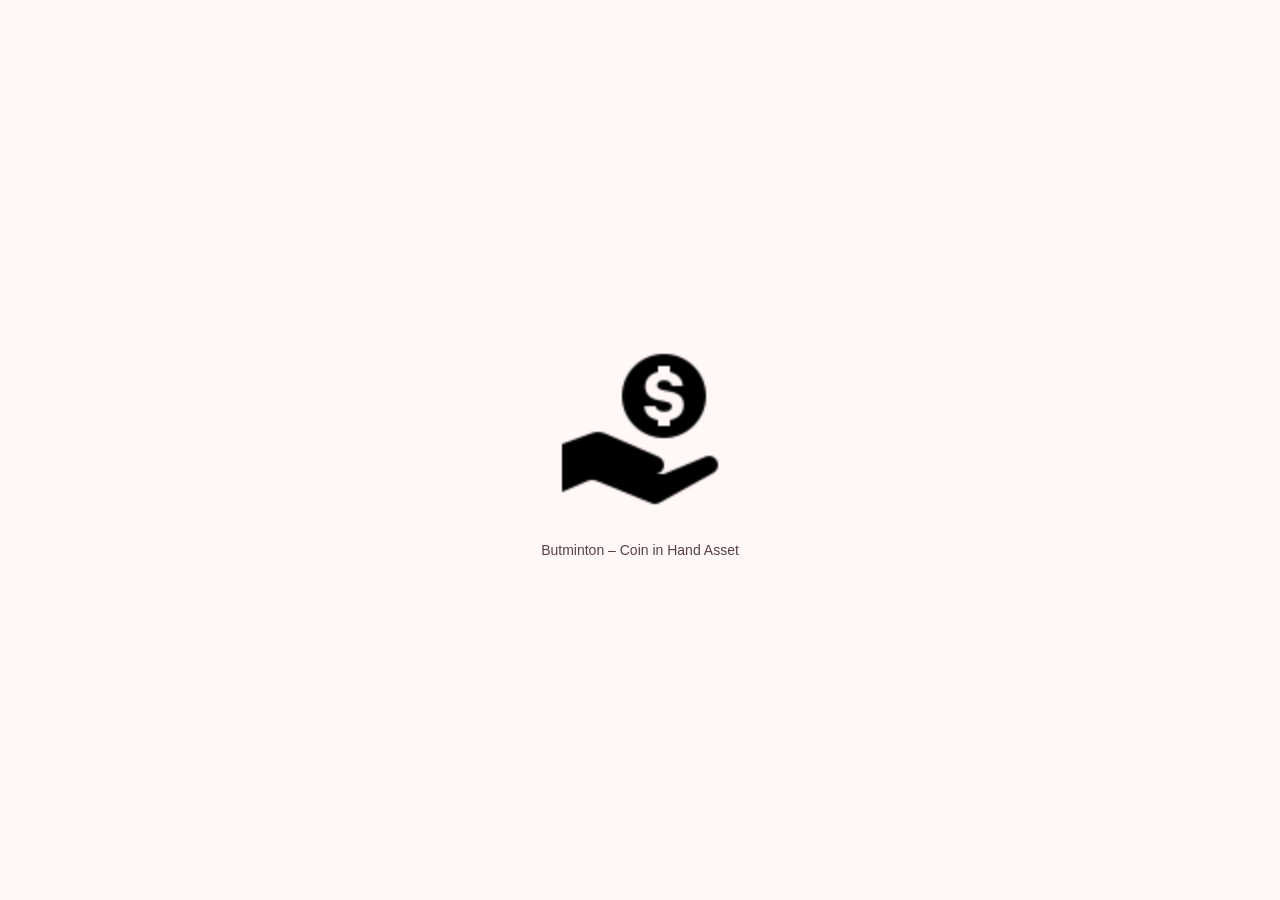
<file: 06_coin-in-hand/index.html>
﻿<!DOCTYPE html>
<html lang="vi">
<head>
  <meta charset="UTF-8">
  <meta name="viewport" content="width=device-width, initial-scale=1.0">
  <title>Coin in Hand - Butminton</title>
  <link rel="stylesheet" href="style.css">
</head>
<body>
  <div class="coin-page">
    <img src="../images/coin-in-hand.png" alt="Coin in Hand" class="coin-img">
    <p class="coin-label">Butminton – Coin in Hand Asset</p>
  </div>
</body>
</html>
</file>
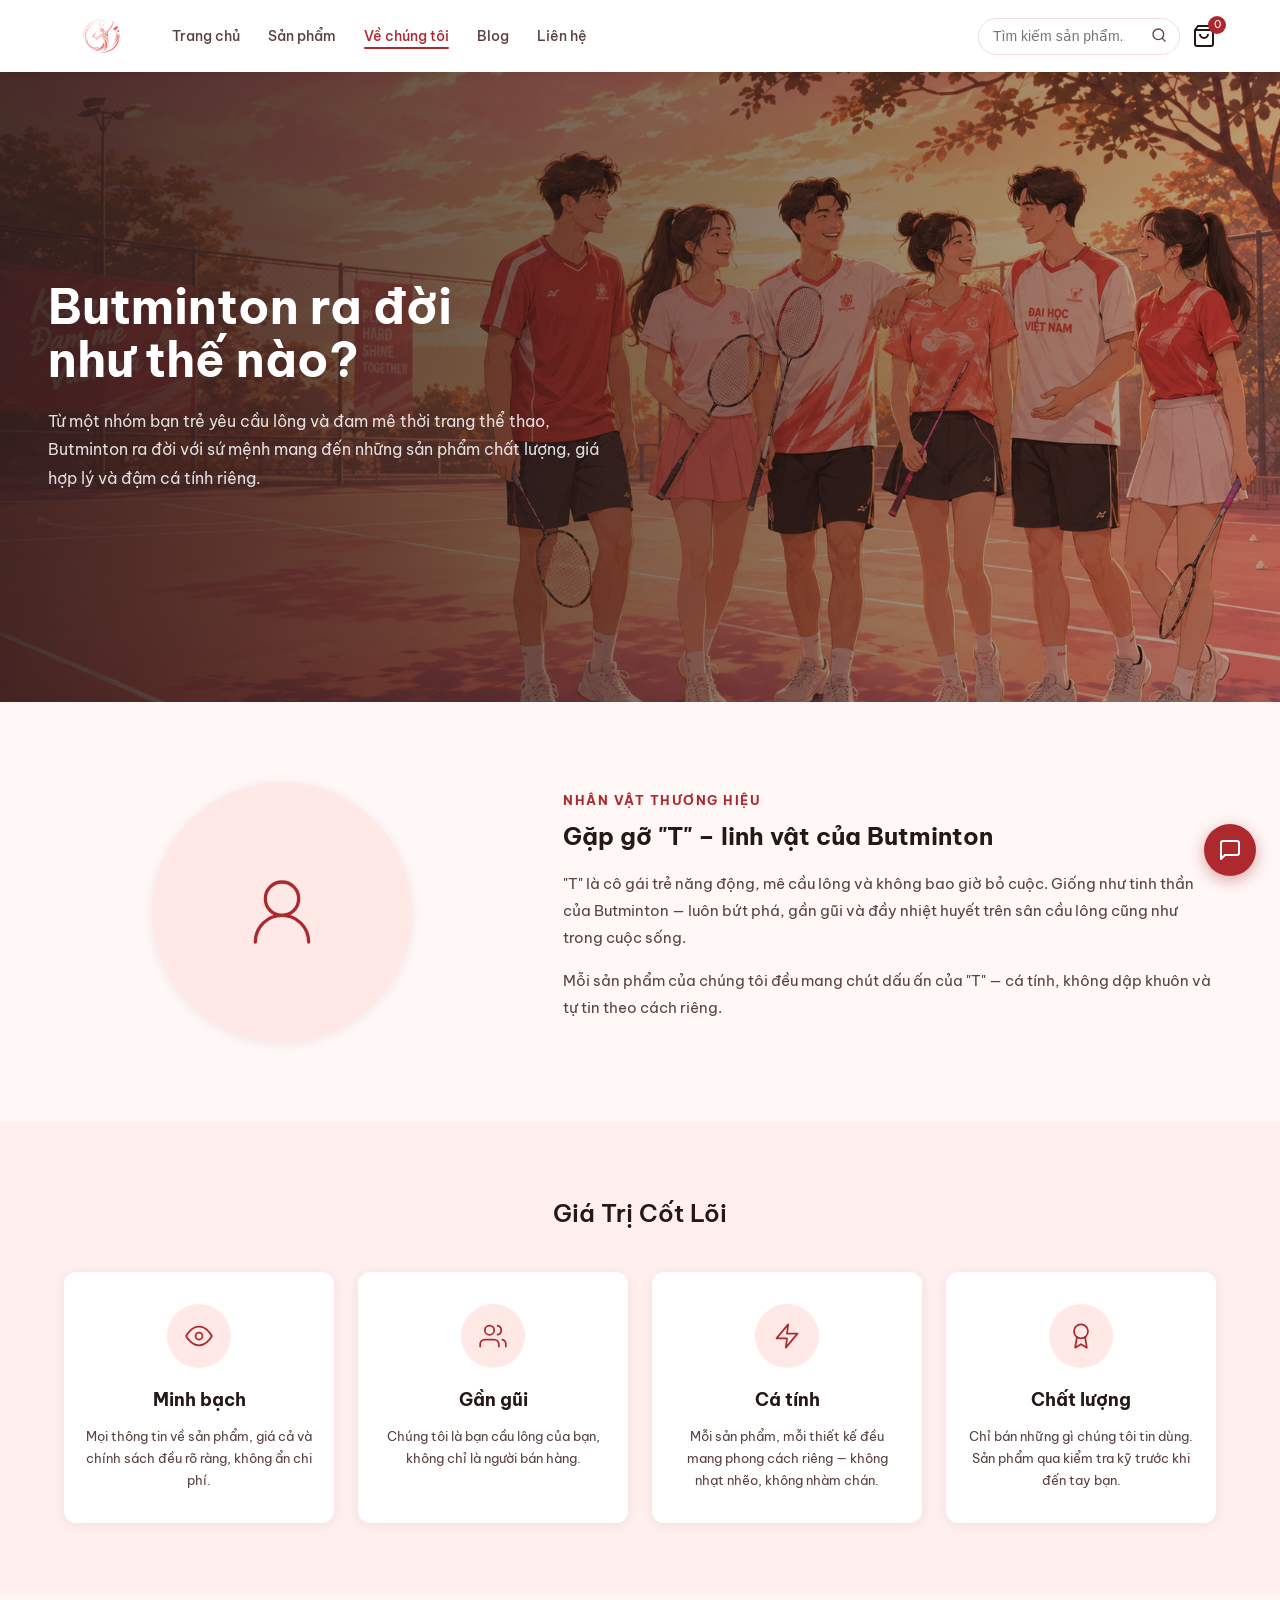
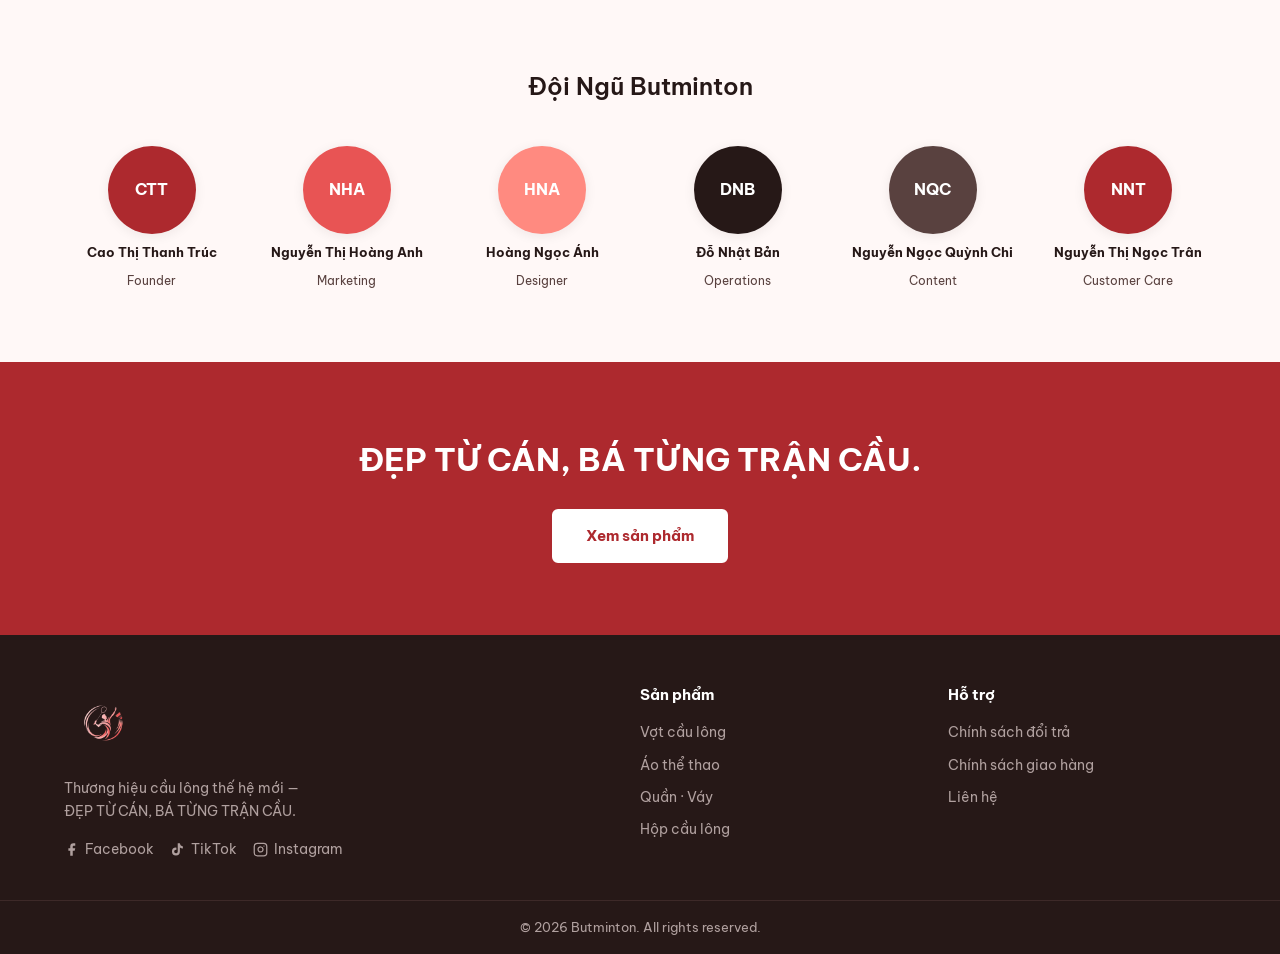
<file: 07_ve-chung-toi/index.html>
﻿<!DOCTYPE html>
<html lang="vi">
<head>
  <meta charset="UTF-8">
  <link rel="icon" type="image/png" href="../images/logo.png">
  <meta name="viewport" content="width=device-width, initial-scale=1.0">
  <title>Về Chúng Tôi - Butminton</title>
  <link rel="preconnect" href="https://fonts.googleapis.com">
  <link href="https://fonts.googleapis.com/css2?family=Anton&family=Be+Vietnam+Pro:ital,wght@0,300;0,400;0,500;0,600;0,700;1,400&display=swap" rel="stylesheet">
  <link rel="stylesheet" href="style.css">
</head>
<body>
  <nav class="navbar">
    <div class="nav-inner">
      <a href="../03_trang-chu/index.html" class="logo"><img src="../images/logo.png" alt="Butminton"></a>
      <button class="hamburger" id="hamburger">&#9776;</button>
      <ul class="nav-menu" id="navMenu">
        <li><a href="../03_trang-chu/index.html">Trang chủ</a></li>
        <li><a href="../01_san-pham/index.html">Sản phẩm</a></li>
        <li><a href="index.html" class="active">Về chúng tôi</a></li>
        <li><a href="../08_blog/index.html">Blog</a></li>
        <li><a href="../09_lien-he/index.html">Liên hệ</a></li>
      </ul>
      <div class="nav-actions">
        <div class="search-wrap">
          <input type="text" placeholder="Tìm kiếm sản phẩm...">
          <button type="button"><svg width="16" height="16" viewBox="0 0 24 24" fill="none" stroke="currentColor" stroke-width="2" stroke-linecap="round" stroke-linejoin="round"><circle cx="11" cy="11" r="8"/><line x1="21" y1="21" x2="16.65" y2="16.65"/></svg></button>
        </div>
        <a href="../04_gio-hang/index.html" class="cart-link">
          <svg width="24" height="24" viewBox="0 0 24 24" fill="none" stroke="currentColor" stroke-width="2"><path d="M6 2L3 6v14a2 2 0 002 2h14a2 2 0 002-2V6l-3-4z"/><line x1="3" y1="6" x2="21" y2="6"/><path d="M16 10a4 4 0 01-8 0"/></svg>
          <span class="cart-count" id="cartCount">0</span>
        </a>
      </div>
    </div>
  </nav>

  <section class="about-hero" style="background-image:url('../images/about-hero.jpg')">
    <div class="hero-overlay"></div>
    <div class="about-hero-content">
      <h1>Butminton ra đời<br>như thế nào?</h1>
      <p>Từ một nhóm bạn trẻ yêu cầu lông và đam mê thời trang thể thao, Butminton ra đời với sứ mệnh mang đến những sản phẩm chất lượng, giá hợp lý và đậm cá tính riêng.</p>
    </div>
  </section>

  <section class="brand-persona">
    <div class="container persona-grid">
      <div class="persona-img">
        <div class="persona-placeholder">
          <svg width="80" height="80" viewBox="0 0 24 24" fill="none" stroke="var(--red)" stroke-width="1" stroke-linecap="round" stroke-linejoin="round"><circle cx="12" cy="8" r="5"/><path d="M20 21a8 8 0 10-16 0"/></svg>
        </div>
      </div>
      <div class="persona-text">
        <span class="section-tag">Nhân vật thương hiệu</span>
        <h2>Gặp gỡ "T" – linh vật của Butminton</h2>
        <p>"T" là cô gái trẻ năng động, mê cầu lông và không bao giờ bỏ cuộc. Giống như tinh thần của Butminton — luôn bứt phá, gần gũi và đầy nhiệt huyết trên sân cầu lông cũng như trong cuộc sống.</p>
        <p>Mỗi sản phẩm của chúng tôi đều mang chút dấu ấn của "T" — cá tính, không dập khuôn và tự tin theo cách riêng.</p>
      </div>
    </div>
  </section>

  <section class="values-section">
    <div class="container">
      <h2 class="section-title">Giá Trị Cốt Lõi</h2>
      <div class="values-grid">
        <div class="value-card">
          <div class="value-icon"><svg width="28" height="28" viewBox="0 0 24 24" fill="none" stroke="currentColor" stroke-width="1.5" stroke-linecap="round" stroke-linejoin="round"><path d="M1 12s4-8 11-8 11 8 11 8-4 8-11 8-11-8-11-8z"/><circle cx="12" cy="12" r="3"/></svg></div>
          <h3>Minh bạch</h3>
          <p>Mọi thông tin về sản phẩm, giá cả và chính sách đều rõ ràng, không ẩn chi phí.</p>
        </div>
        <div class="value-card">
          <div class="value-icon"><svg width="28" height="28" viewBox="0 0 24 24" fill="none" stroke="currentColor" stroke-width="1.5" stroke-linecap="round" stroke-linejoin="round"><path d="M17 21v-2a4 4 0 00-4-4H5a4 4 0 00-4 4v2"/><circle cx="9" cy="7" r="4"/><path d="M23 21v-2a4 4 0 00-3-3.87"/><path d="M16 3.13a4 4 0 010 7.75"/></svg></div>
          <h3>Gần gũi</h3>
          <p>Chúng tôi là bạn cầu lông của bạn, không chỉ là người bán hàng.</p>
        </div>
        <div class="value-card">
          <div class="value-icon"><svg width="28" height="28" viewBox="0 0 24 24" fill="none" stroke="currentColor" stroke-width="1.5" stroke-linecap="round" stroke-linejoin="round"><polygon points="13 2 3 14 12 14 11 22 21 10 12 10 13 2"/></svg></div>
          <h3>Cá tính</h3>
          <p>Mỗi sản phẩm, mỗi thiết kế đều mang phong cách riêng — không nhạt nhẽo, không nhàm chán.</p>
        </div>
        <div class="value-card">
          <div class="value-icon"><svg width="28" height="28" viewBox="0 0 24 24" fill="none" stroke="currentColor" stroke-width="1.5" stroke-linecap="round" stroke-linejoin="round"><circle cx="12" cy="8" r="6"/><path d="M15.477 12.89L17 22l-5-3-5 3 1.523-9.11"/></svg></div>
          <h3>Chất lượng</h3>
          <p>Chỉ bán những gì chúng tôi tin dùng. Sản phẩm qua kiểm tra kỹ trước khi đến tay bạn.</p>
        </div>
      </div>
    </div>
  </section>

  <section class="team-section">
    <div class="container">
      <h2 class="section-title">Đội Ngũ Butminton</h2>
      <div class="team-grid">
        <div class="team-member"><div class="member-avatar" style="background:#ad292e;color:#fff">CTT</div><strong>Cao Thị Thanh Trúc</strong><span>Founder</span></div>
        <div class="team-member"><div class="member-avatar" style="background:#e85454;color:#fff">NHA</div><strong>Nguyễn Thị Hoàng Anh</strong><span>Marketing</span></div>
        <div class="team-member"><div class="member-avatar" style="background:#ff8a80;color:#fff">HNA</div><strong>Hoàng Ngọc Ánh</strong><span>Designer</span></div>
        <div class="team-member"><div class="member-avatar" style="background:#261817;color:#fff">DNB</div><strong>Đỗ Nhật Bản</strong><span>Operations</span></div>
        <div class="team-member"><div class="member-avatar" style="background:#59413f;color:#fff">NQC</div><strong>Nguyễn Ngọc Quỳnh Chi</strong><span>Content</span></div>
        <div class="team-member"><div class="member-avatar" style="background:#ad292e;color:#fff">NNT</div><strong>Nguyễn Thị Ngọc Trân</strong><span>Customer Care</span></div>
      </div>
    </div>
  </section>

  <section class="slogan-banner">
    <div class="container">
      <h2>ĐẸP TỪ CÁN, BÁ TỪNG TRẬN CẦU.</h2>
      <a href="../01_san-pham/index.html" class="btn-white">Xem sản phẩm</a>
    </div>
  </section>

  <footer class="site-footer">
    <div class="footer-inner">
      <div class="footer-brand">
        <img src="../images/logo.png" alt="Butminton" height="48">
        <p>Thương hiệu cầu lông thế hệ mới —<br>ĐẸP TỪ CÁN, BÁ TỪNG TRẬN CẦU.</p>
        <div class="social-links">
          <a href="https://www.facebook.com/butminton.uel/" target="_blank" rel="noopener"><svg width="15" height="15" viewBox="0 0 24 24" fill="currentColor"><path d="M18 2h-3a5 5 0 00-5 5v3H7v4h3v8h4v-8h3l1-4h-4V7a1 1 0 011-1h3z"/></svg>Facebook</a>
          <a href="https://www.tiktok.com/@butminton" target="_blank"><svg width="15" height="15" viewBox="0 0 24 24" fill="currentColor"><path d="M19.59 6.69a4.83 4.83 0 01-3.77-4.25V2h-3.45v13.67a2.89 2.89 0 01-2.88 2.5 2.89 2.89 0 01-2.89-2.89 2.89 2.89 0 012.89-2.89c.28 0 .54.04.79.1V9.01a6.27 6.27 0 00-.79-.05 6.34 6.34 0 00-6.34 6.34 6.34 6.34 0 006.34 6.34 6.34 6.34 0 006.33-6.34V8.69a8.18 8.18 0 004.79 1.54V6.78a4.85 4.85 0 01-1.02-.09z"/></svg>TikTok</a>
          <a href="https://www.instagram.com/butminton_2026/" target="_blank"><svg width="15" height="15" viewBox="0 0 24 24" fill="none" stroke="currentColor" stroke-width="2" stroke-linecap="round" stroke-linejoin="round"><rect x="2" y="2" width="20" height="20" rx="5" ry="5"/><path d="M16 11.37A4 4 0 1112.63 8 4 4 0 0116 11.37z"/><line x1="17.5" y1="6.5" x2="17.51" y2="6.5"/></svg>Instagram</a>
        </div>
      </div>
      <div class="footer-col"><h4>Sản phẩm</h4><a href="../01_san-pham/index.html?cat=vot">Vợt cầu lông</a><a href="../01_san-pham/index.html?cat=ao">Áo thể thao</a><a href="../01_san-pham/index.html?cat=quan">Quần · Váy</a><a href="../01_san-pham/index.html?cat=cau">Hộp cầu lông</a></div>
      <div class="footer-col"><h4>Hỗ trợ</h4><a href="../09_lien-he/index.html#doi-tra">Chính sách đổi trả</a><a href="../09_lien-he/index.html#giao-hang">Chính sách giao hàng</a><a href="../09_lien-he/index.html">Liên hệ</a></div>
    </div>
    <div class="footer-bottom"><p>© 2026 Butminton. All rights reserved.</p></div>
  </footer>
  <script src="script.js"></script>
  <script src="../asset/chatbot.js"></script>
</body>
</html>
</file>
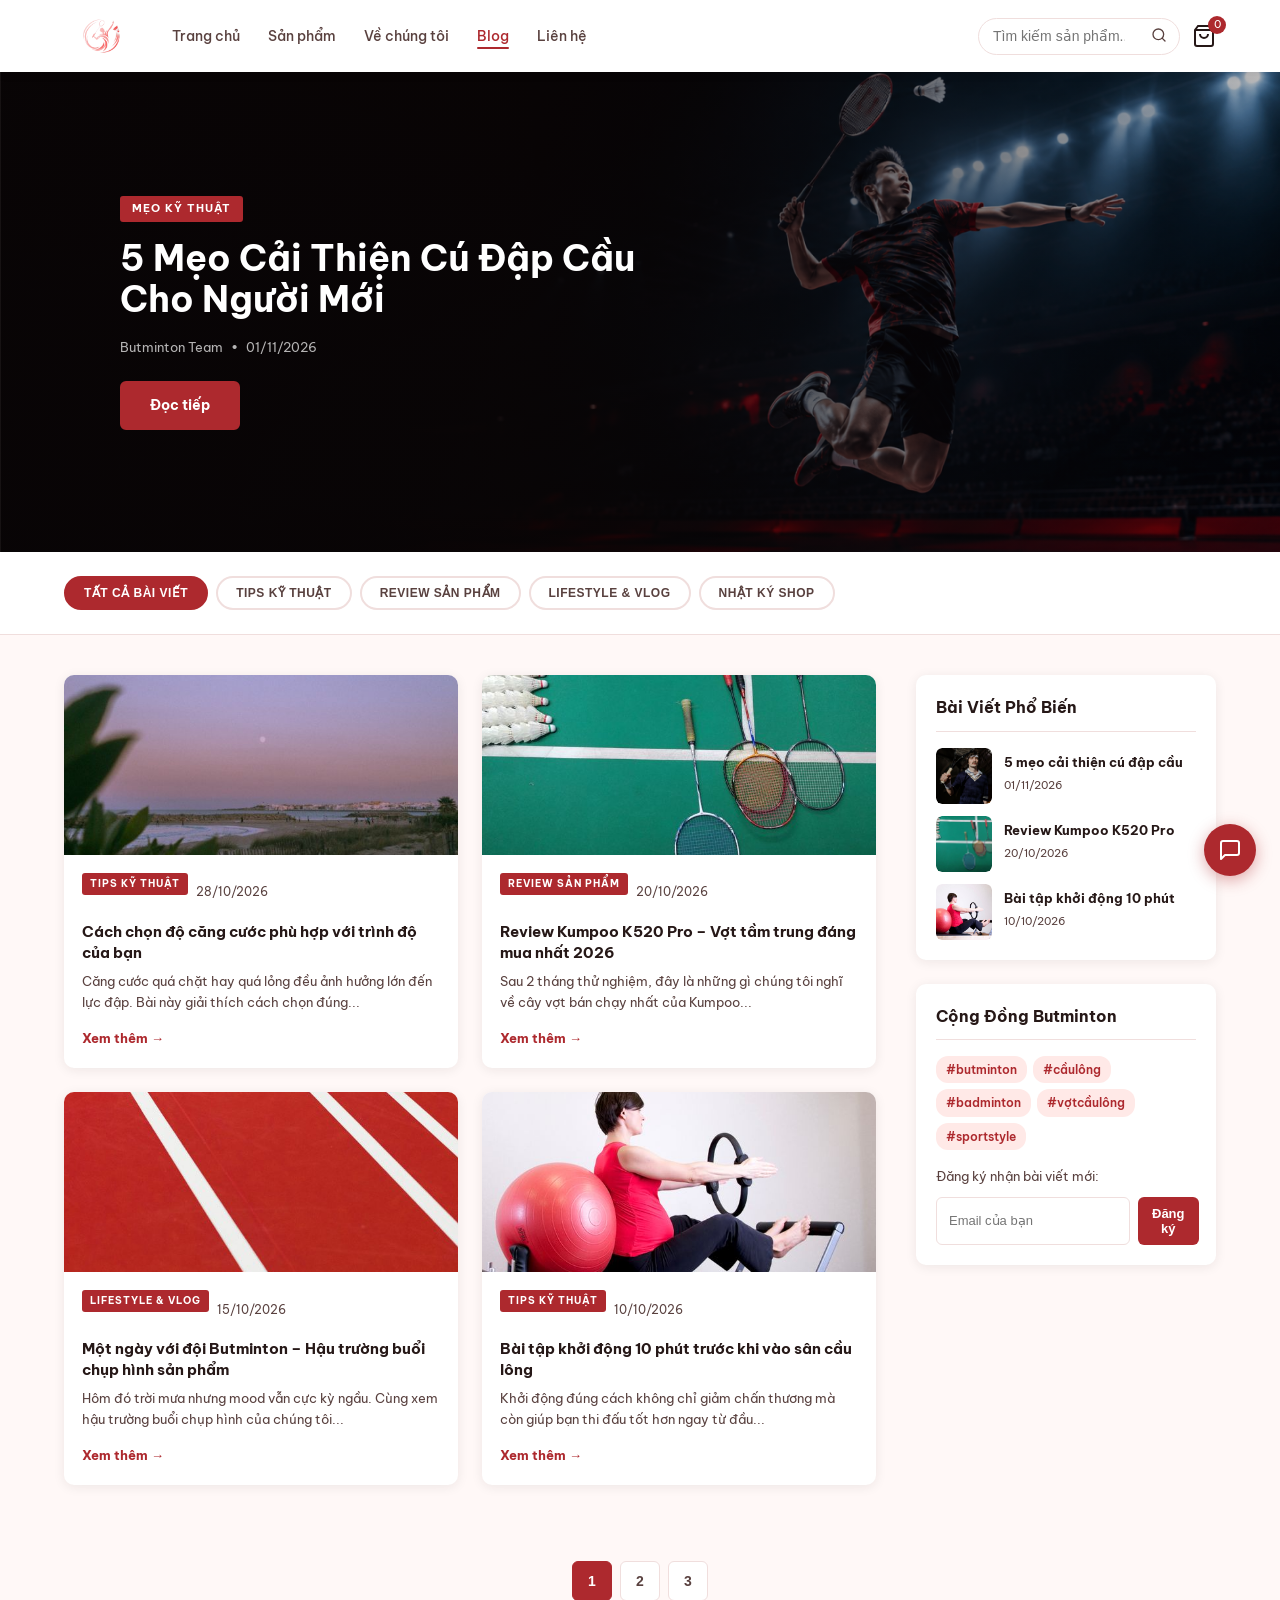
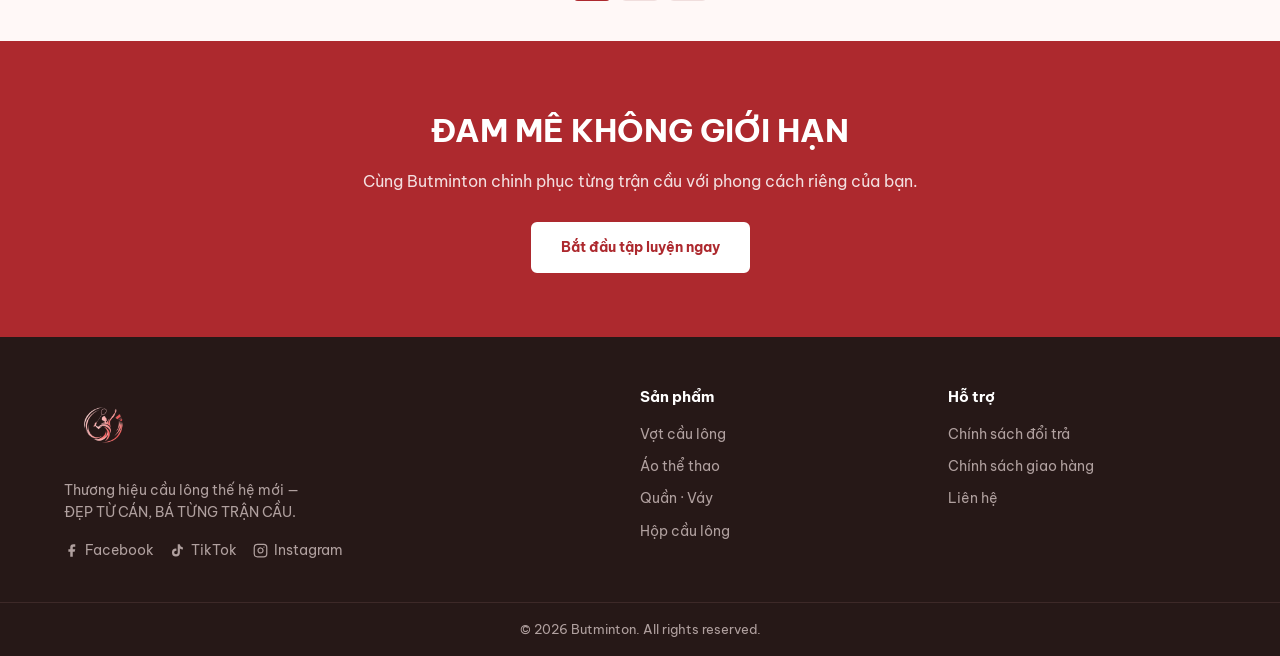
<file: 08_blog/index.html>
﻿<!DOCTYPE html>
<html lang="vi">
<head>
  <meta charset="UTF-8">
  <link rel="icon" type="image/png" href="../images/logo.png">
  <meta name="viewport" content="width=device-width, initial-scale=1.0">
  <title>Blog - Butminton</title>
  <link rel="preconnect" href="https://fonts.googleapis.com">
  <link href="https://fonts.googleapis.com/css2?family=Anton&family=Be+Vietnam+Pro:ital,wght@0,300;0,400;0,500;0,600;0,700;1,400&display=swap" rel="stylesheet">
  <link rel="stylesheet" href="style.css">
</head>
<body>
  <nav class="navbar">
    <div class="nav-inner">
      <a href="../03_trang-chu/index.html" class="logo"><img src="../images/logo.png" alt="Butminton"></a>
      <button class="hamburger" id="hamburger">&#9776;</button>
      <ul class="nav-menu" id="navMenu">
        <li><a href="../03_trang-chu/index.html">Trang chủ</a></li>
        <li><a href="../01_san-pham/index.html">Sản phẩm</a></li>
        <li><a href="../07_ve-chung-toi/index.html">Về chúng tôi</a></li>
        <li><a href="index.html" class="active">Blog</a></li>
        <li><a href="../09_lien-he/index.html">Liên hệ</a></li>
      </ul>
      <div class="nav-actions">
        <div class="search-wrap">
          <input type="text" placeholder="Tìm kiếm sản phẩm...">
          <button type="button"><svg width="16" height="16" viewBox="0 0 24 24" fill="none" stroke="currentColor" stroke-width="2" stroke-linecap="round" stroke-linejoin="round"><circle cx="11" cy="11" r="8"/><line x1="21" y1="21" x2="16.65" y2="16.65"/></svg></button>
        </div>
        <a href="../04_gio-hang/index.html" class="cart-link">
          <svg width="24" height="24" viewBox="0 0 24 24" fill="none" stroke="currentColor" stroke-width="2"><path d="M6 2L3 6v14a2 2 0 002 2h14a2 2 0 002-2V6l-3-4z"/><line x1="3" y1="6" x2="21" y2="6"/><path d="M16 10a4 4 0 01-8 0"/></svg>
          <span class="cart-count" id="cartCount">0</span>
        </a>
      </div>
    </div>
  </nav>

  <section class="blog-featured">
    <div class="featured-overlay"></div>
    <div class="featured-content">
      <span class="blog-tag">Mẹo Kỹ Thuật</span>
      <h1>5 Mẹo Cải Thiện Cú Đập Cầu<br>Cho Người Mới</h1>
      <div class="featured-meta"><span>Butminton Team</span><span>•</span><span>01/11/2026</span></div>
      <a href="../10_blog-chi-tiet/index.html?id=meo-dap-cau" class="btn-primary">Đọc tiếp</a>
    </div>
  </section>

  <section class="blog-cats">
    <div class="container">
      <div class="cat-tabs">
        <button class="cat-tab active" data-cat="all">TẤT CẢ BÀI VIẾT</button>
        <button class="cat-tab" data-cat="tips">TIPS KỸ THUẬT</button>
        <button class="cat-tab" data-cat="review">REVIEW SẢN PHẨM</button>
        <button class="cat-tab" data-cat="lifestyle">LIFESTYLE &amp; VLOG</button>
        <button class="cat-tab" data-cat="nhatky">NHẬT KÝ SHOP</button>
      </div>
    </div>
  </section>

  <section class="blog-main">
    <div class="container blog-layout">
      <div class="blog-posts" id="blogPosts">
        <article class="blog-card" data-cat="tips">
          <div class="blog-thumb" style="overflow:hidden;"><img src="../images/blog/blog-1.jpg" alt="Chọn độ căng cước" style="width:100%;height:100%;object-fit:cover;display:block;"></div>
          <div class="blog-card-body">
            <div class="blog-meta"><span class="blog-tag small">Tips Kỹ Thuật</span><span>28/10/2026</span></div>
            <h3>Cách chọn độ căng cước phù hợp với trình độ của bạn</h3>
            <p>Căng cước quá chặt hay quá lỏng đều ảnh hưởng lớn đến lực đập. Bài này giải thích cách chọn đúng...</p>
            <a href="../10_blog-chi-tiet/index.html?id=cang-cuoc" class="read-more">Xem thêm →</a>
          </div>
        </article>
        <article class="blog-card" data-cat="review">
          <div class="blog-thumb" style="overflow:hidden;"><img src="../images/blog/blog-2.jpg" alt="Review Kumpoo K520" style="width:100%;height:100%;object-fit:cover;display:block;"></div>
          <div class="blog-card-body">
            <div class="blog-meta"><span class="blog-tag small">Review Sản Phẩm</span><span>20/10/2026</span></div>
            <h3>Review Kumpoo K520 Pro – Vợt tầm trung đáng mua nhất 2026</h3>
            <p>Sau 2 tháng thử nghiệm, đây là những gì chúng tôi nghĩ về cây vợt bán chạy nhất của Kumpoo...</p>
            <a href="../10_blog-chi-tiet/index.html?id=review-kumpoo" class="read-more">Xem thêm →</a>
          </div>
        </article>
        <article class="blog-card" data-cat="lifestyle">
          <div class="blog-thumb" style="overflow:hidden;"><img src="../images/blog/blog-3.jpg" alt="Hậu trường Butminton" style="width:100%;height:100%;object-fit:cover;display:block;"></div>
          <div class="blog-card-body">
            <div class="blog-meta"><span class="blog-tag small">Lifestyle &amp; Vlog</span><span>15/10/2026</span></div>
            <h3>Một ngày với đội Butminton – Hậu trường buổi chụp hình sản phẩm</h3>
            <p>Hôm đó trời mưa nhưng mood vẫn cực kỳ ngầu. Cùng xem hậu trường buổi chụp hình của chúng tôi...</p>
            <a href="../10_blog-chi-tiet/index.html?id=hau-truong" class="read-more">Xem thêm →</a>
          </div>
        </article>
        <article class="blog-card" data-cat="tips">
          <div class="blog-thumb" style="overflow:hidden;"><img src="../images/blog/blog-4.jpg" alt="Khởi động cầu lông" style="width:100%;height:100%;object-fit:cover;display:block;"></div>
          <div class="blog-card-body">
            <div class="blog-meta"><span class="blog-tag small">Tips Kỹ Thuật</span><span>10/10/2026</span></div>
            <h3>Bài tập khởi động 10 phút trước khi vào sân cầu lông</h3>
            <p>Khởi động đúng cách không chỉ giảm chấn thương mà còn giúp bạn thi đấu tốt hơn ngay từ đầu...</p>
            <a href="../10_blog-chi-tiet/index.html?id=khoi-dong" class="read-more">Xem thêm →</a>
          </div>
        </article>
        <article class="blog-card" data-cat="nhatky">
          <div class="blog-thumb" style="overflow:hidden;"><img src="../images/blog/blog-5.jpg" alt="Butminton ra mắt" style="width:100%;height:100%;object-fit:cover;display:block;"></div>
          <div class="blog-card-body">
            <div class="blog-meta"><span class="blog-tag small">Nhật Ký Shop</span><span>05/10/2026</span></div>
            <h3>Butminton chính thức ra mắt – Câu chuyện đằng sau những hộp hàng đầu tiên</h3>
            <p>Ngày đầu mở shop, chúng tôi chỉ bán được 3 đơn. Nhưng mỗi đơn đều đặc biệt theo cách riêng...</p>
            <a href="../10_blog-chi-tiet/index.html?id=ra-mat" class="read-more">Xem thêm →</a>
          </div>
        </article>
        <article class="blog-card" data-cat="review">
          <div class="blog-thumb" style="overflow:hidden;"><img src="../images/blog/blog-6.jpg" alt="So sánh áo cầu lông" style="width:100%;height:100%;object-fit:cover;display:block;"></div>
          <div class="blog-card-body">
            <div class="blog-meta"><span class="blog-tag small">Review Sản Phẩm</span><span>01/10/2026</span></div>
            <h3>So sánh áo cầu lông Butminton vs các thương hiệu ngoại – Ai thắng?</h3>
            <p>Giá ngang nhau, chất lượng thế nào? Chúng tôi đã thử nghiệm khách quan nhất có thể...</p>
            <a href="../10_blog-chi-tiet/index.html?id=ao-vs-ngoai" class="read-more">Xem thêm →</a>
          </div>
        </article>
        <article class="blog-card" data-cat="tips">
          <div class="blog-thumb" style="overflow:hidden;"><img src="../images/blog/blog-7.jpg" alt="5 lỗi smash yếu" style="width:100%;height:100%;object-fit:cover;display:block;"></div>
          <div class="blog-card-body">
            <div class="blog-meta"><span class="blog-tag small">Tips Kỹ Thuật</span><span>25/09/2026</span></div>
            <h3>5 Lỗi kỹ thuật phổ biến khiến cú smash của bạn mất lực</h3>
            <p>Smash mạnh không chỉ nhờ tay – góc độ cổ tay, vị trí đứng và thời điểm đánh đều quyết định tất cả...</p>
            <a href="../10_blog-chi-tiet/index.html?id=loi-smash" class="read-more">Xem thêm →</a>
          </div>
        </article>
        <article class="blog-card" data-cat="lifestyle">
          <div class="blog-thumb" style="overflow:hidden;"><img src="../images/blog/blog-8.jpg" alt="Outfit cầu lông" style="width:100%;height:100%;object-fit:cover;display:block;"></div>
          <div class="blog-card-body">
            <div class="blog-meta"><span class="blog-tag small">Lifestyle &amp; Vlog</span><span>20/09/2026</span></div>
            <h3>Outfit cầu lông đẹp không cần đắt – Gợi ý phối đồ từ Butminton</h3>
            <p>Bạn không cần chi cả triệu để trông ngầu trên sân. Chúng tôi gợi ý 4 bộ phối đồ dưới 500k...</p>
            <a href="../10_blog-chi-tiet/index.html?id=outfit-cau-long" class="read-more">Xem thêm →</a>
          </div>
        </article>
        <article class="blog-card" data-cat="review">
          <div class="blog-thumb" style="overflow:hidden;"><img src="../images/blog/blog-9.jpg" alt="Hộp cầu lông" style="width:100%;height:100%;object-fit:cover;display:block;"></div>
          <div class="blog-card-body">
            <div class="blog-meta"><span class="blog-tag small">Review Sản Phẩm</span><span>15/09/2026</span></div>
            <h3>Top 5 hộp cầu lông dành cho sân hở – Đánh giá chi tiết</h3>
            <p>Cầu lông sân hở cần chịu được gió và ẩm. Chúng tôi thử nghiệm 5 dòng phổ biến nhất hiện tại...</p>
            <a href="../10_blog-chi-tiet/index.html?id=hop-cau-san-ho" class="read-more">Xem thêm →</a>
          </div>
        </article>
      </div>

      <aside class="blog-sidebar">
        <div class="sidebar-block">
          <h3>Bài Viết Phổ Biến</h3>
          <div class="popular-posts">
            <a href="../10_blog-chi-tiet/index.html?id=meo-dap-cau" class="popular-post">
              <div class="pp-thumb" style="overflow:hidden;flex-shrink:0;"><img src="../images/blog/blog-7.jpg" alt="" style="width:56px;height:56px;object-fit:cover;display:block;border-radius:6px;"></div>
              <div><strong>5 mẹo cải thiện cú đập cầu</strong><span>01/11/2026</span></div>
            </a>
            <a href="../10_blog-chi-tiet/index.html?id=review-kumpoo" class="popular-post">
              <div class="pp-thumb" style="overflow:hidden;flex-shrink:0;"><img src="../images/blog/blog-2.jpg" alt="" style="width:56px;height:56px;object-fit:cover;display:block;border-radius:6px;"></div>
              <div><strong>Review Kumpoo K520 Pro</strong><span>20/10/2026</span></div>
            </a>
            <a href="../10_blog-chi-tiet/index.html?id=khoi-dong" class="popular-post">
              <div class="pp-thumb" style="overflow:hidden;flex-shrink:0;"><img src="../images/blog/blog-4.jpg" alt="" style="width:56px;height:56px;object-fit:cover;display:block;border-radius:6px;"></div>
              <div><strong>Bài tập khởi động 10 phút</strong><span>10/10/2026</span></div>
            </a>
          </div>
        </div>
        <div class="sidebar-block">
          <h3>Cộng Đồng Butminton</h3>
          <div class="hashtags"><span>#butminton</span><span>#cầulông</span><span>#badminton</span><span>#vợtcầulông</span><span>#sportstyle</span></div>
          <div class="newsletter">
            <p>Đăng ký nhận bài viết mới:</p>
            <div class="newsletter-form"><input type="email" placeholder="Email của bạn"><button>Đăng ký</button></div>
          </div>
        </div>
      </aside>
    </div>
  </section>

  <div class="pagination">
    <button class="page-btn active">1</button>
    <button class="page-btn">2</button>
    <button class="page-btn">3</button>
  </div>

  <section class="slogan-banner">
    <div class="container">
      <h2>ĐAM MÊ KHÔNG GIỚI HẠN</h2>
      <p>Cùng Butminton chinh phục từng trận cầu với phong cách riêng của bạn.</p>
      <a href="../01_san-pham/index.html" class="btn-white">Bắt đầu tập luyện ngay</a>
    </div>
  </section>

  <footer class="site-footer">
    <div class="footer-inner">
      <div class="footer-brand">
        <img src="../images/logo.png" alt="Butminton" height="48">
        <p>Thương hiệu cầu lông thế hệ mới —<br>ĐẸP TỪ CÁN, BÁ TỪNG TRẬN CẦU.</p>
        <div class="social-links">
          <a href="https://www.facebook.com/butminton.uel/" target="_blank" rel="noopener"><svg width="15" height="15" viewBox="0 0 24 24" fill="currentColor"><path d="M18 2h-3a5 5 0 00-5 5v3H7v4h3v8h4v-8h3l1-4h-4V7a1 1 0 011-1h3z"/></svg>Facebook</a>
          <a href="https://www.tiktok.com/@butminton" target="_blank"><svg width="15" height="15" viewBox="0 0 24 24" fill="currentColor"><path d="M19.59 6.69a4.83 4.83 0 01-3.77-4.25V2h-3.45v13.67a2.89 2.89 0 01-2.88 2.5 2.89 2.89 0 01-2.89-2.89 2.89 2.89 0 012.89-2.89c.28 0 .54.04.79.1V9.01a6.27 6.27 0 00-.79-.05 6.34 6.34 0 00-6.34 6.34 6.34 6.34 0 006.34 6.34 6.34 6.34 0 006.33-6.34V8.69a8.18 8.18 0 004.79 1.54V6.78a4.85 4.85 0 01-1.02-.09z"/></svg>TikTok</a>
          <a href="https://www.instagram.com/butminton_2026/" target="_blank"><svg width="15" height="15" viewBox="0 0 24 24" fill="none" stroke="currentColor" stroke-width="2" stroke-linecap="round" stroke-linejoin="round"><rect x="2" y="2" width="20" height="20" rx="5" ry="5"/><path d="M16 11.37A4 4 0 1112.63 8 4 4 0 0116 11.37z"/><line x1="17.5" y1="6.5" x2="17.51" y2="6.5"/></svg>Instagram</a>
        </div>
      </div>
      <div class="footer-col"><h4>Sản phẩm</h4><a href="../01_san-pham/index.html?cat=vot">Vợt cầu lông</a><a href="../01_san-pham/index.html?cat=ao">Áo thể thao</a><a href="../01_san-pham/index.html?cat=quan">Quần · Váy</a><a href="../01_san-pham/index.html?cat=cau">Hộp cầu lông</a></div>
      <div class="footer-col"><h4>Hỗ trợ</h4><a href="../09_lien-he/index.html#doi-tra">Chính sách đổi trả</a><a href="../09_lien-he/index.html#giao-hang">Chính sách giao hàng</a><a href="../09_lien-he/index.html">Liên hệ</a></div>
    </div>
    <div class="footer-bottom"><p>© 2026 Butminton. All rights reserved.</p></div>
  </footer>
  <script src="script.js"></script>
  <script src="../asset/chatbot.js"></script>
</body>
</html>
</file>
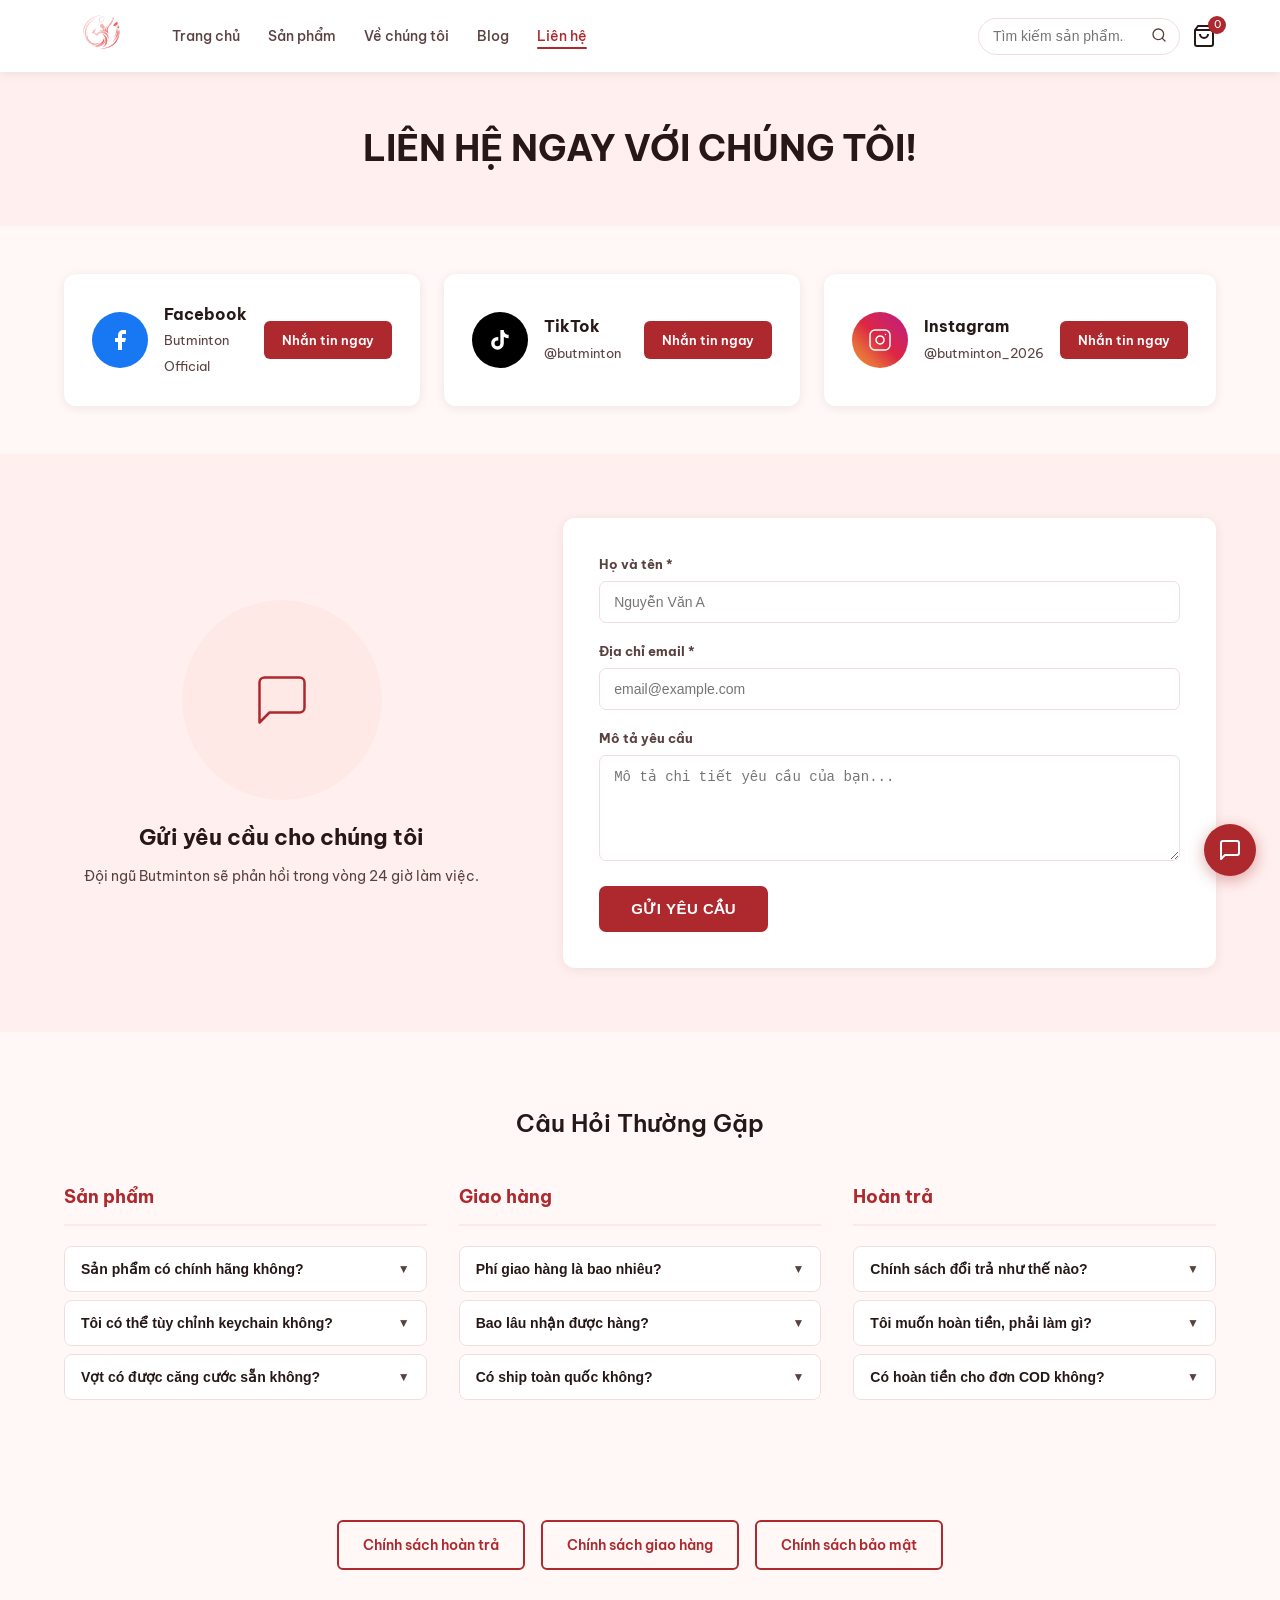
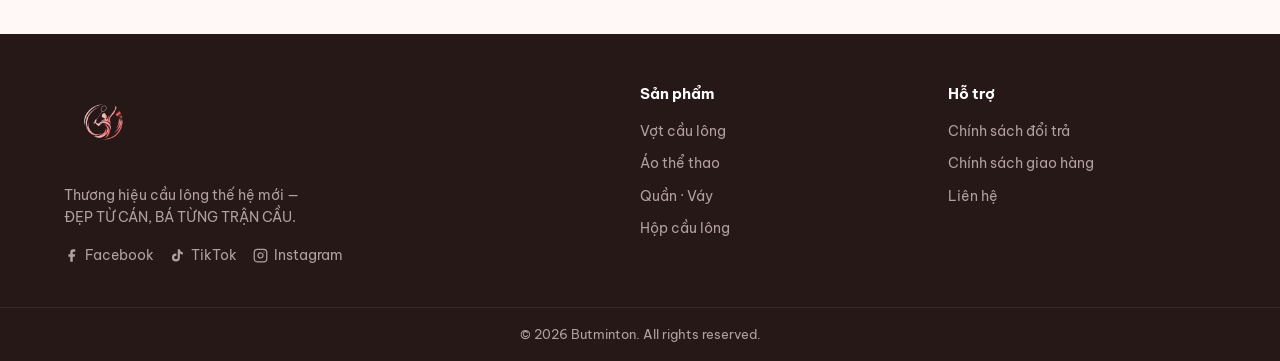
<file: 09_lien-he/index.html>
﻿<!DOCTYPE html>
<html lang="vi">
<head>
  <meta charset="UTF-8">
  <link rel="icon" type="image/png" href="../images/logo.png">
  <meta name="viewport" content="width=device-width, initial-scale=1.0">
  <title>Liên Hệ - Butminton</title>
  <link rel="preconnect" href="https://fonts.googleapis.com">
  <link href="https://fonts.googleapis.com/css2?family=Anton&family=Be+Vietnam+Pro:ital,wght@0,300;0,400;0,500;0,600;0,700;1,400&display=swap" rel="stylesheet">
  <link rel="stylesheet" href="style.css">
</head>
<body>
  <nav class="navbar">
    <div class="nav-inner">
      <a href="../03_trang-chu/index.html" class="logo"><img src="../images/logo.png" alt="Butminton"></a>
      <button class="hamburger" id="hamburger">&#9776;</button>
      <ul class="nav-menu" id="navMenu">
        <li><a href="../03_trang-chu/index.html">Trang chủ</a></li>
        <li><a href="../01_san-pham/index.html">Sản phẩm</a></li>
        <li><a href="../07_ve-chung-toi/index.html">Về chúng tôi</a></li>
        <li><a href="../08_blog/index.html">Blog</a></li>
        <li><a href="index.html" class="active">Liên hệ</a></li>
      </ul>
      <div class="nav-actions">
        <div class="search-wrap">
          <input type="text" placeholder="Tìm kiếm sản phẩm...">
          <button type="button"><svg width="16" height="16" viewBox="0 0 24 24" fill="none" stroke="currentColor" stroke-width="2" stroke-linecap="round" stroke-linejoin="round"><circle cx="11" cy="11" r="8"/><line x1="21" y1="21" x2="16.65" y2="16.65"/></svg></button>
        </div>
        <a href="../04_gio-hang/index.html" class="cart-link">
          <svg width="24" height="24" viewBox="0 0 24 24" fill="none" stroke="currentColor" stroke-width="2"><path d="M6 2L3 6v14a2 2 0 002 2h14a2 2 0 002-2V6l-3-4z"/><line x1="3" y1="6" x2="21" y2="6"/><path d="M16 10a4 4 0 01-8 0"/></svg>
          <span class="cart-count" id="cartCount">0</span>
        </a>
      </div>
    </div>
  </nav>

  <section class="page-header">
    <div class="container"><h1>LIÊN HỆ NGAY VỚI CHÚNG TÔI!</h1></div>
  </section>

  <section class="social-section">
    <div class="container">
      <div class="social-cards">
        <div class="social-card">
          <div class="social-icon fb-icon">
            <svg width="24" height="24" viewBox="0 0 24 24" fill="currentColor"><path d="M18 2h-3a5 5 0 00-5 5v3H7v4h3v8h4v-8h3l1-4h-4V7a1 1 0 011-1h3z"/></svg>
          </div>
          <div class="social-info"><strong>Facebook</strong><span>Butminton Official</span></div>
          <a href="https://www.facebook.com/butminton.uel/" target="_blank" rel="noopener" class="btn-social">Nhắn tin ngay</a>
        </div>
        <div class="social-card">
          <div class="social-icon tt-icon">
            <svg width="24" height="24" viewBox="0 0 24 24" fill="currentColor"><path d="M19.59 6.69a4.83 4.83 0 01-3.77-4.25V2h-3.45v13.67a2.89 2.89 0 01-2.88 2.5 2.89 2.89 0 01-2.89-2.89 2.89 2.89 0 012.89-2.89c.28 0 .54.04.79.1V9.01a6.32 6.32 0 00-.79-.05 6.34 6.34 0 00-6.34 6.34 6.34 6.34 0 006.34 6.34 6.34 6.34 0 006.34-6.34V8.69a8.18 8.18 0 004.78 1.52V6.76a4.85 4.85 0 01-1.02-.07z"/></svg>
          </div>
          <div class="social-info"><strong>TikTok</strong><span>@butminton</span></div>
          <a href="https://www.tiktok.com/@butminton" target="_blank" rel="noopener" class="btn-social">Nhắn tin ngay</a>
        </div>
        <div class="social-card">
          <div class="social-icon ig-icon">
            <svg width="24" height="24" viewBox="0 0 24 24" fill="none" stroke="currentColor" stroke-width="1.5" stroke-linecap="round" stroke-linejoin="round"><rect x="2" y="2" width="20" height="20" rx="5" ry="5"/><path d="M16 11.37A4 4 0 1112.63 8 4 4 0 0116 11.37z"/><line x1="17.5" y1="6.5" x2="17.51" y2="6.5"/></svg>
          </div>
          <div class="social-info"><strong>Instagram</strong><span>@butminton_2026</span></div>
          <a href="https://www.instagram.com/butminton_2026/" target="_blank" rel="noopener" class="btn-social">Nhắn tin ngay</a>
        </div>
      </div>
    </div>
  </section>

  <section class="contact-form-section">
    <div class="container contact-grid">
      <div class="contact-img">
        <div class="contact-img-placeholder">
          <svg width="60" height="60" viewBox="0 0 24 24" fill="none" stroke="var(--red)" stroke-width="1" stroke-linecap="round" stroke-linejoin="round"><path d="M21 15a2 2 0 01-2 2H7l-4 4V5a2 2 0 012-2h14a2 2 0 012 2z"/></svg>
        </div>
        <h3>Gửi yêu cầu cho chúng tôi</h3>
        <p>Đội ngũ Butminton sẽ phản hồi trong vòng 24 giờ làm việc.</p>
      </div>
      <div class="contact-form-wrap">
        <form id="contactForm">
          <div class="form-group"><label>Họ và tên *</label><input type="text" placeholder="Nguyễn Văn A" required></div>
          <div class="form-group"><label>Địa chỉ email *</label><input type="email" placeholder="email@example.com" required></div>
          <div class="form-group"><label>Mô tả yêu cầu</label><textarea rows="5" placeholder="Mô tả chi tiết yêu cầu của bạn..."></textarea></div>
          <button type="submit" class="btn-submit">GỬI YÊU CẦU</button>
        </form>
      </div>
    </div>
  </section>

  <section class="faq-section">
    <div class="container">
      <h2 class="section-title">Câu Hỏi Thường Gặp</h2>
      <div class="faq-grid">
        <div class="faq-col">
          <h3 class="faq-category">Sản phẩm</h3>
          <div class="faq-item"><button class="faq-q" onclick="toggleFaq(this)">Sản phẩm có chính hãng không? <span class="faq-arrow">▼</span></button><div class="faq-a">Tất cả sản phẩm Butminton đều được nhập khẩu chính ngạch, có chứng từ rõ ràng và được kiểm tra chất lượng trước khi đến tay khách hàng.</div></div>
          <div class="faq-item"><button class="faq-q" onclick="toggleFaq(this)">Tôi có thể tùy chỉnh keychain không? <span class="faq-arrow">▼</span></button><div class="faq-a">Hoàn toàn có thể! Nhắn tin cho chúng tôi qua Facebook hoặc Instagram với thông tin muốn in để được tư vấn thêm.</div></div>
          <div class="faq-item"><button class="faq-q" onclick="toggleFaq(this)">Vợt có được căng cước sẵn không? <span class="faq-arrow">▼</span></button><div class="faq-a">Vợt được căng cước theo mức bạn chọn khi đặt hàng (10–14kg). Nếu không chọn, mặc định 10kg phù hợp cho người mới.</div></div>
        </div>
        <div class="faq-col" id="giao-hang">
          <h3 class="faq-category">Giao hàng</h3>
          <div class="faq-item"><button class="faq-q" onclick="toggleFaq(this)">Phí giao hàng là bao nhiêu? <span class="faq-arrow">▼</span></button><div class="faq-a">Phí ship nội thành TP.HCM: 25.000–35.000đ. Miễn phí ship cho đơn từ 500.000đ trở lên.</div></div>
          <div class="faq-item"><button class="faq-q" onclick="toggleFaq(this)">Bao lâu nhận được hàng? <span class="faq-arrow">▼</span></button><div class="faq-a">Nội thành TP.HCM: 2–4 giờ. Đặt trước 17h giao trong ngày, đặt sau 17h giao sáng hôm sau.</div></div>
          <div class="faq-item"><button class="faq-q" onclick="toggleFaq(this)">Có ship toàn quốc không? <span class="faq-arrow">▼</span></button><div class="faq-a">Hiện tại Butminton chỉ giao hàng trong nội thành TP.HCM. Chúng tôi đang mở rộng dần — hãy theo dõi fanpage để cập nhật nhé!</div></div>
        </div>
        <div class="faq-col" id="doi-tra">
          <h3 class="faq-category">Hoàn trả</h3>
          <div class="faq-item"><button class="faq-q" onclick="toggleFaq(this)">Chính sách đổi trả như thế nào? <span class="faq-arrow">▼</span></button><div class="faq-a">Đổi trả miễn phí trong 7 ngày nếu sản phẩm lỗi do nhà sản xuất hoặc không đúng mô tả. Sản phẩm phải còn nguyên tem và đóng gói.</div></div>
          <div class="faq-item"><button class="faq-q" onclick="toggleFaq(this)">Tôi muốn hoàn tiền, phải làm gì? <span class="faq-arrow">▼</span></button><div class="faq-a">Liên hệ qua Facebook Messenger hoặc email trong vòng 7 ngày kể từ khi nhận hàng với hình ảnh minh chứng lỗi.</div></div>
          <div class="faq-item"><button class="faq-q" onclick="toggleFaq(this)">Có hoàn tiền cho đơn COD không? <span class="faq-arrow">▼</span></button><div class="faq-a">Có. Sau khi xác nhận lỗi, chúng tôi sẽ hoàn tiền vào tài khoản ngân hàng bạn cung cấp trong 3–5 ngày làm việc.</div></div>
        </div>
      </div>
    </div>
  </section>

  <section class="policy-section">
    <div class="container">
      <div class="policy-btns">
        <a href="#doi-tra" class="btn-policy">Chính sách hoàn trả</a>
        <a href="#giao-hang" class="btn-policy">Chính sách giao hàng</a>
        <a href="#doi-tra" class="btn-policy">Chính sách bảo mật</a>
      </div>
    </div>
  </section>

  <footer class="site-footer">
    <div class="footer-inner">
      <div class="footer-brand">
        <img src="../images/logo.png" alt="Butminton" height="48">
        <p>Thương hiệu cầu lông thế hệ mới —<br>ĐẸP TỪ CÁN, BÁ TỪNG TRẬN CẦU.</p>
        <div class="social-links">
          <a href="https://www.facebook.com/butminton.uel/" target="_blank" rel="noopener"><svg width="15" height="15" viewBox="0 0 24 24" fill="currentColor"><path d="M18 2h-3a5 5 0 00-5 5v3H7v4h3v8h4v-8h3l1-4h-4V7a1 1 0 011-1h3z"/></svg>Facebook</a>
          <a href="https://www.tiktok.com/@butminton" target="_blank" rel="noopener"><svg width="15" height="15" viewBox="0 0 24 24" fill="currentColor"><path d="M19.59 6.69a4.83 4.83 0 01-3.77-4.25V2h-3.45v13.67a2.89 2.89 0 01-2.88 2.5 2.89 2.89 0 01-2.89-2.89 2.89 2.89 0 012.89-2.89c.28 0 .54.04.79.1V9.01a6.27 6.27 0 00-.79-.05 6.34 6.34 0 00-6.34 6.34 6.34 6.34 0 006.34 6.34 6.34 6.34 0 006.33-6.34V8.69a8.18 8.18 0 004.79 1.54V6.78a4.85 4.85 0 01-1.02-.09z"/></svg>TikTok</a>
          <a href="https://www.instagram.com/butminton_2026/" target="_blank" rel="noopener"><svg width="15" height="15" viewBox="0 0 24 24" fill="none" stroke="currentColor" stroke-width="2" stroke-linecap="round" stroke-linejoin="round"><rect x="2" y="2" width="20" height="20" rx="5" ry="5"/><path d="M16 11.37A4 4 0 1112.63 8 4 4 0 0116 11.37z"/><line x1="17.5" y1="6.5" x2="17.51" y2="6.5"/></svg>Instagram</a>
        </div>
      </div>
      <div class="footer-col"><h4>Sản phẩm</h4><a href="../01_san-pham/index.html?cat=vot">Vợt cầu lông</a><a href="../01_san-pham/index.html?cat=ao">Áo thể thao</a><a href="../01_san-pham/index.html?cat=quan">Quần · Váy</a><a href="../01_san-pham/index.html?cat=cau">Hộp cầu lông</a></div>
      <div class="footer-col"><h4>Hỗ trợ</h4><a href="#doi-tra">Chính sách đổi trả</a><a href="#giao-hang">Chính sách giao hàng</a><a href="index.html">Liên hệ</a></div>
    </div>
    <div class="footer-bottom"><p>© 2026 Butminton. All rights reserved.</p></div>
  </footer>
  <script src="script.js"></script>
  <script src="../asset/chatbot.js"></script>
</body>
</html>
</file>
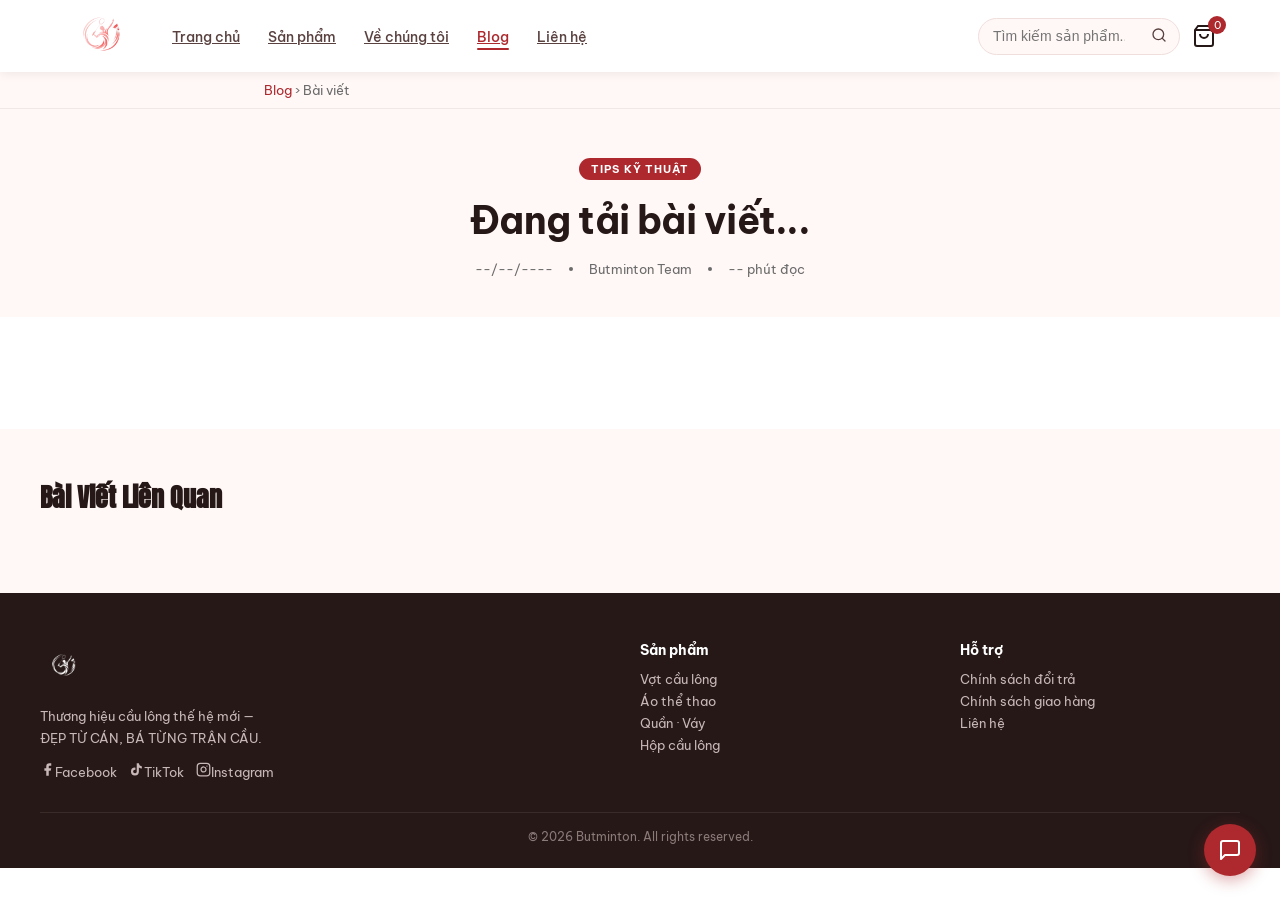
<file: 10_blog-chi-tiet/index.html>
﻿<!DOCTYPE html>
<html lang="vi">
<head>
  <meta charset="UTF-8">
  <link rel="icon" type="image/png" href="../images/logo.png">
  <meta name="viewport" content="width=device-width, initial-scale=1.0">
  <title>Blog – Butminton</title>
  <link rel="preconnect" href="https://fonts.googleapis.com">
  <link href="https://fonts.googleapis.com/css2?family=Anton&family=Be+Vietnam+Pro:ital,wght@0,300;0,400;0,500;0,600;0,700;1,400&display=swap" rel="stylesheet">
  <link rel="stylesheet" href="style.css">
</head>
<body>
  <nav class="navbar">
    <div class="nav-inner">
      <a href="../03_trang-chu/index.html" class="logo"><img src="../images/logo.png" alt="Butminton"></a>
      <button class="hamburger" id="hamburger">&#9776;</button>
      <ul class="nav-menu" id="navMenu">
        <li><a href="../03_trang-chu/index.html">Trang chủ</a></li>
        <li><a href="../01_san-pham/index.html">Sản phẩm</a></li>
        <li><a href="../07_ve-chung-toi/index.html">Về chúng tôi</a></li>
        <li><a href="../08_blog/index.html" class="active">Blog</a></li>
        <li><a href="../09_lien-he/index.html">Liên hệ</a></li>
      </ul>
      <div class="nav-actions">
        <div class="search-wrap">
          <input type="text" placeholder="Tìm kiếm sản phẩm...">
          <button type="button"><svg width="16" height="16" viewBox="0 0 24 24" fill="none" stroke="currentColor" stroke-width="2" stroke-linecap="round" stroke-linejoin="round"><circle cx="11" cy="11" r="8"/><line x1="21" y1="21" x2="16.65" y2="16.65"/></svg></button>
        </div>
        <a href="../04_gio-hang/index.html" class="cart-link">
          <svg width="24" height="24" viewBox="0 0 24 24" fill="none" stroke="currentColor" stroke-width="2"><path d="M6 2L3 6v14a2 2 0 002 2h14a2 2 0 002-2V6l-3-4z"/><line x1="3" y1="6" x2="21" y2="6"/><path d="M16 10a4 4 0 01-8 0"/></svg>
          <span class="cart-count" id="cartCount">0</span>
        </a>
      </div>
    </div>
  </nav>

  <div class="breadcrumb">
    <div class="container">
      <a href="../08_blog/index.html">Blog</a> › <span id="bcTitle">Bài viết</span>
    </div>
  </div>

  <section class="article-hero">
    <div class="container">
      <span class="article-tag" id="articleTag">Tips Kỹ Thuật</span>
      <h1 id="articleTitle">Đang tải bài viết...</h1>
      <div class="article-meta">
        <span id="articleDate">--/--/----</span>
        <div class="dot"></div>
        <span id="articleAuthor">Butminton Team</span>
        <div class="dot"></div>
        <span id="articleReadTime">-- phút đọc</span>
      </div>
    </div>
  </section>

  <article class="article-body" id="articleContent"></article>

  <section class="related-section">
    <div class="container">
      <h2 class="section-title">Bài Viết Liên Quan</h2>
      <div class="blog-grid" id="relatedGrid"></div>
    </div>
  </section>

  <footer class="site-footer">
    <div class="footer-inner">
      <div class="footer-brand">
        <img src="../images/logo.png" alt="Butminton" height="48">
        <p>Thương hiệu cầu lông thế hệ mới —<br>ĐẸP TỪ CÁN, BÁ TỪNG TRẬN CẦU.</p>
        <div class="social-links">
          <a href="https://www.facebook.com/butminton.uel/" target="_blank" rel="noopener"><svg width="15" height="15" viewBox="0 0 24 24" fill="currentColor"><path d="M18 2h-3a5 5 0 00-5 5v3H7v4h3v8h4v-8h3l1-4h-4V7a1 1 0 011-1h3z"/></svg>Facebook</a>
          <a href="https://www.tiktok.com/@butminton" target="_blank" rel="noopener"><svg width="15" height="15" viewBox="0 0 24 24" fill="currentColor"><path d="M19.59 6.69a4.83 4.83 0 01-3.77-4.25V2h-3.45v13.67a2.89 2.89 0 01-2.88 2.5 2.89 2.89 0 01-2.89-2.89 2.89 2.89 0 012.89-2.89c.28 0 .54.04.79.1V9.01a6.27 6.27 0 00-.79-.05 6.34 6.34 0 00-6.34 6.34 6.34 6.34 0 006.34 6.34 6.34 6.34 0 006.33-6.34V8.69a8.18 8.18 0 004.79 1.54V6.78a4.85 4.85 0 01-1.02-.09z"/></svg>TikTok</a>
          <a href="https://www.instagram.com/butminton_2026/" target="_blank" rel="noopener"><svg width="15" height="15" viewBox="0 0 24 24" fill="none" stroke="currentColor" stroke-width="2" stroke-linecap="round" stroke-linejoin="round"><rect x="2" y="2" width="20" height="20" rx="5" ry="5"/><path d="M16 11.37A4 4 0 1112.63 8 4 4 0 0116 11.37z"/><line x1="17.5" y1="6.5" x2="17.51" y2="6.5"/></svg>Instagram</a>
        </div>
      </div>
      <div class="footer-col"><h4>Sản phẩm</h4><a href="../01_san-pham/index.html?cat=vot">Vợt cầu lông</a><a href="../01_san-pham/index.html?cat=ao">Áo thể thao</a><a href="../01_san-pham/index.html?cat=quan">Quần · Váy</a><a href="../01_san-pham/index.html?cat=cau">Hộp cầu lông</a></div>
      <div class="footer-col"><h4>Hỗ trợ</h4><a href="../09_lien-he/index.html#doi-tra">Chính sách đổi trả</a><a href="../09_lien-he/index.html#giao-hang">Chính sách giao hàng</a><a href="../09_lien-he/index.html">Liên hệ</a></div>
    </div>
    <div class="footer-bottom"><p>© 2026 Butminton. All rights reserved.</p></div>
  </footer>
  <script src="script.js"></script>
  <script src="../asset/chatbot.js"></script>
</body>
</html>
</file>
<file: 01_san-pham/style.css>
@import url('https://fonts.googleapis.com/css2?family=Anton&family=Be+Vietnam+Pro:ital,wght@0,300;0,400;0,500;0,600;0,700;1,400&display=swap');

:root {
  --bg: #fff8f7;
  --red: #ad292e;
  --dark: #261817;
  --muted: #59413f;
  --accent: #e85454;
  --pink: #ffe8e8;
  --pink2: #fff0ef;
  --pink3: #ffe9e7;
  --white: #ffffff;
  --border: #f0dedd;
  --shadow: 0 2px 12px rgba(38,24,23,0.08);
}

*, *::before, *::after { box-sizing: border-box; margin: 0; padding: 0; }
body { font-family: 'Be Vietnam Pro', sans-serif; background: var(--bg); color: var(--dark); line-height: 1.6; }
h1, h2, h3, .font-display { font-family: 'Be Vietnam Pro', sans-serif; font-weight: 700; }
a { text-decoration: none; }
img { max-width: 100%; display: block; }
input, select, textarea, button { font-family: inherit; }
.container { max-width: 1200px; margin: 0 auto; padding: 0 24px; }

/* NAVBAR */
.navbar { background: var(--white); position: sticky; top: 0; z-index: 200; box-shadow: 0 2px 10px rgba(0,0,0,0.07); }
.nav-inner { max-width: 1200px; margin: 0 auto; padding: 0 24px; display: flex; align-items: center; height: 72px; gap: 32px; }
.logo img { height: 76px; width: auto; }
.nav-menu { list-style: none; display: flex; gap: 28px; }
.nav-menu a { color: var(--muted); font-size: 14px; font-weight: 500; transition: color .2s; position: relative; }
.nav-menu a:hover, .nav-menu a.active { color: var(--red); }
.nav-menu a.active::after { content: ''; position: absolute; bottom: -4px; left: 0; right: 0; height: 2px; background: var(--red); border-radius: 1px; }
.nav-actions { display: flex; align-items: center; gap: 12px; margin-left: auto; }
.search-wrap { display: flex; align-items: center; border: 1.5px solid var(--border); border-radius: 22px; overflow: hidden; background: var(--bg); }
.search-wrap input { border: none; outline: none; padding: 8px 14px; font-size: 14px; background: transparent; width: 160px; color: var(--dark); }
.search-wrap button { border: none; background: none; padding: 8px 12px; cursor: pointer; color: var(--muted); font-size: 16px; }
.btn-consult { background: var(--red); color: var(--white); border: none; padding: 9px 18px; border-radius: 6px; cursor: pointer; font-size: 14px; font-weight: 600; white-space: nowrap; transition: background .2s; }
.btn-consult:hover { background: #8f1f24; }
.cart-link { position: relative; color: var(--dark); display: flex; align-items: center; transition: color .2s; }
.cart-link:hover { color: var(--red); }
.cart-count { position: absolute; top: -8px; right: -10px; background: var(--red); color: #fff; font-size: 11px; font-weight: 700; width: 18px; height: 18px; border-radius: 50%; display: flex; align-items: center; justify-content: center; }
.hamburger { display: none; border: none; background: none; font-size: 24px; cursor: pointer; color: var(--dark); }

/* BUTTONS */
.btn-primary { display: inline-block; background: var(--red); color: #fff; border: 2px solid var(--red); padding: 10px 24px; border-radius: 6px; font-weight: 600; font-size: 14px; cursor: pointer; transition: all .2s; }
.btn-primary:hover { background: #8f1f24; border-color: #8f1f24; }
.btn-secondary { display: inline-block; background: transparent; color: var(--red); border: 2px solid var(--red); padding: 10px 24px; border-radius: 6px; font-weight: 600; font-size: 14px; cursor: pointer; transition: all .2s; }
.btn-secondary:hover { background: var(--pink2); }

/* PAGE HEADER */
.page-header { background: var(--pink2); padding: 48px 0 32px; text-align: center; }
.page-header h1 { font-size: 40px; color: var(--dark); }

/* CATEGORY TABS */
.category-section { padding: 24px 0 8px; border-bottom: 1px solid var(--border); }
.cat-tabs { display: flex; gap: 8px; flex-wrap: wrap; }
.cat-tab { padding: 8px 20px; border-radius: 22px; border: 2px solid var(--red); background: var(--white); color: var(--red); cursor: pointer; font-size: 14px; font-weight: 600; transition: all .2s; }
.cat-tab.active { background: var(--red); color: var(--white); }
.cat-tab:hover:not(.active) { background: var(--pink2); }

/* FILTER BAR */
.filter-bar { padding: 14px 0; border-bottom: 1px solid var(--border); background: var(--white); }
.filter-inner { display: flex; align-items: center; justify-content: space-between; }
.filter-left { display: flex; gap: 12px; }
.filter-select { padding: 8px 14px; border: 1.5px solid var(--border); border-radius: 6px; font-size: 14px; color: var(--dark); background: var(--white); cursor: pointer; outline: none; }
.filter-count { font-size: 14px; color: var(--muted); }

/* PRODUCTS GRID */
.products-section { padding: 32px 0 48px; }
.products-grid { display: grid; grid-template-columns: repeat(3, 1fr); gap: 24px; }
.product-card { background: var(--white); border-radius: 10px; overflow: hidden; box-shadow: var(--shadow); transition: transform .2s, box-shadow .2s; }
.product-card:hover { transform: translateY(-5px); box-shadow: 0 10px 28px rgba(38,24,23,0.13); }
.prod-img-wrap { position: relative; background: var(--pink3); height: 220px; display: flex; align-items: center; justify-content: center; overflow: hidden; }
.prod-img-wrap img { max-height: 195px; width: auto; object-fit: contain; transition: transform .3s; }
.product-card:hover .prod-img-wrap img { transform: scale(1.05); }
.badge { position: absolute; top: 12px; left: 12px; background: var(--red); color: var(--white); font-size: 11px; font-weight: 700; padding: 3px 9px; border-radius: 3px; letter-spacing: .5px; }
.prod-info { padding: 16px; }
.prod-info h3 { font-size: 15px; font-weight: 700; margin-bottom: 6px; color: var(--dark); }
.prod-info p { font-size: 13px; color: var(--muted); margin-bottom: 10px; display: -webkit-box; -webkit-line-clamp: 2; -webkit-box-orient: vertical; overflow: hidden; }
.prod-price { display: flex; align-items: center; gap: 8px; margin-bottom: 12px; }
.price-now { color: var(--red); font-size: 17px; font-weight: 700; }
.price-old { color: #aaa; font-size: 13px; text-decoration: line-through; }
.prod-btns { display: flex; gap: 8px; }
.btn-view { flex: 1; text-align: center; background: var(--red); color: var(--white); border: none; padding: 9px 12px; border-radius: 6px; font-size: 13px; font-weight: 600; cursor: pointer; transition: background .2s; }
.btn-view:hover { background: #8f1f24; }
.btn-cart-add { flex: 1; background: transparent; color: var(--red); border: 2px solid var(--red); padding: 7px 10px; border-radius: 6px; font-size: 13px; font-weight: 600; cursor: pointer; transition: all .2s; white-space: nowrap; }
.btn-cart-add:hover { background: var(--pink2); }

/* PAGINATION */
.pagination { display: flex; justify-content: center; gap: 8px; padding: 16px 0 56px; }
.page-btn { width: 40px; height: 40px; border-radius: 6px; border: 1.5px solid var(--border); background: var(--white); cursor: pointer; font-size: 14px; font-weight: 600; color: var(--muted); transition: all .2s; }
.page-btn.active { background: var(--red); color: var(--white); border-color: var(--red); }
.page-btn:hover:not(.active) { border-color: var(--red); color: var(--red); }
.page-btn:disabled { opacity: .4; cursor: not-allowed; }

/* FOOTER */
.site-footer { background: var(--dark); color: #fff; padding: 48px 0 0; margin-top: 40px; }
.footer-inner { max-width: 1200px; margin: 0 auto; padding: 0 24px 40px; display: grid; align-items: start; grid-template-columns: 2fr 1fr 1fr; gap: 40px; }
.footer-brand { align-self: center;  display: flex; flex-direction: column; align-items: center; text-align: center; } .footer-brand img { height: 80px; }
.footer-brand p { color: #b0a09f; font-size: 14px; margin: 14px 0 16px; line-height: 1.6; }
.social-links { display: flex; gap: 16px; }
.social-links a { color: #b0a09f; font-size: 14px; display: inline-flex; align-items: center; gap: 6px; transition: color .2s; }
.social-links a:hover { color: #fff; }
.footer-col { display: flex; flex-direction: column; gap: 10px; }
.footer-col h4 { color: #fff; font-size: 15px; font-weight: 700; margin-bottom: 4px; }
.footer-col a { color: #b0a09f; font-size: 14px; transition: color .2s; }
.footer-col a:hover { color: #fff; }
.footer-bottom { border-top: 1px solid #3d2928; text-align: center; padding: 16px 24px; }
.footer-bottom p { font-size: 13px; color: #b0a09f; }

/* CHATBOT FAB */
.chatbot-fab { position: fixed; bottom: 28px; right: 28px; width: 56px; height: 56px; border-radius: 50%; background: var(--red); color: #fff; border: none; font-size: 24px; cursor: pointer; display: flex; align-items: center; justify-content: center; text-decoration: none; box-shadow: 0 4px 18px rgba(173,41,46,0.45); z-index: 999; transition: transform .2s, box-shadow .2s; }
.chatbot-fab:hover { transform: scale(1.1); box-shadow: 0 6px 24px rgba(173,41,46,0.55); }

@media (max-width: 900px) {
  .products-grid { grid-template-columns: repeat(2, 1fr); }
}
@media (max-width: 768px) {
  .nav-menu { display: none; position: absolute; top: 72px; left: 0; right: 0; background: #fff; flex-direction: column; padding: 16px 24px; box-shadow: 0 8px 16px rgba(0,0,0,0.1); gap: 16px; z-index: 100; }
  .nav-menu.open { display: flex; }
  .hamburger { display: block; }
  .search-wrap { display: none; }
  .page-header h1 { font-size: 28px; }
  .footer-inner { grid-template-columns: 1fr; gap: 24px; }
}
@media (max-width: 480px) {
  .products-grid { grid-template-columns: 1fr; }
  .cat-tab { font-size: 12px; padding: 6px 14px; }
}
</file>
<file: 02_thanh-toan/style.css>
@import url('https://fonts.googleapis.com/css2?family=Anton&family=Be+Vietnam+Pro:ital,wght@0,300;0,400;0,500;0,600;0,700;1,400&display=swap');

:root {
  --bg: #fff8f7; --red: #ad292e; --dark: #261817; --muted: #59413f;
  --pink2: #fff0ef; --pink3: #ffe9e7;
  --white: #ffffff; --border: #ecdcda; --shadow: 0 2px 16px rgba(38,24,23,0.07);
}
*, *::before, *::after { box-sizing: border-box; margin: 0; padding: 0; }
body { font-family: 'Be Vietnam Pro', sans-serif; background: var(--bg); color: var(--dark); line-height: 1.6; }
h1, h2, h3 { font-family: 'Be Vietnam Pro', sans-serif; font-weight: 700; }
a { text-decoration: none; }
img { max-width: 100%; display: block; }
input, select, textarea, button { font-family: inherit; }

/* NAVBAR */
.navbar { background: var(--white); position: sticky; top: 0; z-index: 200; box-shadow: 0 1px 0 var(--border); }
.nav-inner { max-width: 1200px; margin: 0 auto; padding: 0 24px; display: flex; align-items: center; height: 72px; gap: 32px; }
.logo img { height: 76px; }
.nav-menu { list-style: none; display: flex; gap: 24px; }
.nav-menu a { color: var(--muted); font-size: 14px; font-weight: 500; transition: color .2s; }
.nav-menu a:hover, .nav-menu a.active { color: var(--red); }
.nav-actions { display: flex; align-items: center; gap: 12px; margin-left: auto; }
.search-wrap { display: flex; align-items: center; border: 1.5px solid var(--border); border-radius: 22px; overflow: hidden; }
.search-wrap input { border: none; outline: none; padding: 7px 12px; font-size: 13px; background: transparent; width: 160px; }
.search-wrap button { border: none; background: none; padding: 7px 10px; cursor: pointer; color: var(--muted); }
.cart-link { position: relative; color: var(--dark); display: flex; align-items: center; }
.cart-count { position: absolute; top: -8px; right: -10px; background: var(--red); color: #fff; font-size: 10px; width: 17px; height: 17px; border-radius: 50%; display: flex; align-items: center; justify-content: center; font-weight: 700; }
.hamburger { display: none; border: none; background: none; font-size: 24px; cursor: pointer; }

/* CHECKOUT LAYOUT */
.checkout-section { display: flex; flex-direction: column; min-height: calc(100vh - 72px); }
.checkout-wrap { max-width: 1060px; margin: 0 auto; padding: 32px 24px 100px; flex: 1; width: 100%; }
.checkout-cols { display: grid; grid-template-columns: 1.15fr 1fr; gap: 20px; align-items: start; }
.checkout-col-left, .checkout-col-right { display: flex; flex-direction: column; gap: 0; }

/* TOPBAR */
.checkout-topbar { display: flex; align-items: center; gap: 20px; margin-bottom: 32px; }
.btn-back { display: inline-flex; align-items: center; gap: 5px; font-size: 13px; font-weight: 600; color: var(--muted); padding: 6px 14px; border: 1.5px solid var(--border); border-radius: 20px; transition: border-color .2s, color .2s; white-space: nowrap; }
.btn-back:hover { border-color: var(--red); color: var(--red); }
.checkout-title { font-size: 26px; font-weight: 800; color: var(--dark); }

/* STEP TRAIL */
.checkout-steps { display: flex; align-items: center; gap: 8px; margin-bottom: 24px; font-size: 13px; }
.step { color: var(--muted); }
.step.active { color: var(--red); font-weight: 700; }
.step-sep { color: var(--border); }

/* BLOCKS */
.checkout-block { background: var(--white); border-radius: 14px; padding: 28px 32px; box-shadow: var(--shadow); margin-bottom: 16px; border: 1px solid rgba(236,220,218,0.6); }
.block-heading { display: flex; align-items: center; gap: 12px; margin-bottom: 22px; padding-bottom: 16px; border-bottom: 1px solid var(--border); }
.block-num { width: 26px; height: 26px; border-radius: 50%; background: var(--red); color: #fff; font-size: 12px; font-weight: 800; display: flex; align-items: center; justify-content: center; flex-shrink: 0; }
.block-heading h2 { font-size: 16px; font-weight: 700; color: var(--dark); letter-spacing: -.01em; }

/* FORM */
.form-group { margin-bottom: 16px; }
.form-group:last-child { margin-bottom: 0; }
.form-group label { display: block; font-size: 12px; font-weight: 700; color: var(--muted); margin-bottom: 7px; text-transform: uppercase; letter-spacing: .04em; }
.form-group input, .form-group select, .form-group textarea { width: 100%; padding: 12px 16px; border: 1.5px solid var(--border); border-radius: 10px; font-size: 14px; color: var(--dark); background: #fdf9f9; outline: none; transition: border-color .2s, box-shadow .2s; }
.form-group input:focus, .form-group select:focus, .form-group textarea:focus { border-color: var(--red); box-shadow: 0 0 0 3px rgba(173,41,46,.08); }
.form-group select { appearance: none; background-image: url("data:image/svg+xml,%3Csvg xmlns='http://www.w3.org/2000/svg' width='12' height='12' viewBox='0 0 24 24' fill='none' stroke='%2359413f' stroke-width='2.5'%3E%3Cpolyline points='6 9 12 15 18 9'/%3E%3C/svg%3E"); background-repeat: no-repeat; background-position: right 14px center; padding-right: 40px; cursor: pointer; }
.form-row.two-col { display: grid; grid-template-columns: 1fr 1fr; gap: 14px; }
.form-row.three-col { display: grid; grid-template-columns: 1.2fr 1fr 1.8fr; gap: 14px; }
.checkbox-label { display: inline-flex; align-items: center; gap: 9px; font-size: 13px; color: var(--muted); cursor: pointer; margin-top: 8px; }
.checkbox-label input { width: 16px; height: 16px; accent-color: var(--red); cursor: pointer; }

/* PAYMENT METHODS */
.payment-methods { display: grid; grid-template-columns: repeat(3, 1fr); gap: 10px; }
.payment-card { position: relative; display: flex; flex-direction: column; align-items: center; text-align: center; gap: 10px; padding: 20px 14px 16px; border: 2px solid var(--border); border-radius: 12px; cursor: pointer; transition: border-color .2s, background .2s, transform .15s; }
.payment-card:hover { border-color: #d4898c; transform: translateY(-2px); }
.payment-card.selected { border-color: var(--red); background: #fff5f5; }
.payment-card.selected::after { content: '✓'; position: absolute; top: 8px; right: 10px; font-size: 11px; font-weight: 800; color: var(--red); }
.payment-icon { display: flex; align-items: center; justify-content: center; color: var(--muted); transition: color .2s; }
.payment-card.selected .payment-icon { color: var(--red); }
.payment-info strong { display: block; font-size: 13px; font-weight: 700; color: var(--dark); line-height: 1.4; }
.payment-info span { font-size: 11px; color: var(--muted); line-height: 1.4; }

/* COUPON */
.coupon-block { }
.coupon-inline { display: flex; gap: 10px; }
.coupon-inline input { flex: 1; padding: 11px 16px; border: 1.5px solid var(--border); border-radius: 10px; font-size: 14px; color: var(--dark); outline: none; transition: border-color .2s; }
.coupon-inline input:focus { border-color: var(--red); }
.btn-apply { background: var(--dark); color: #fff; border: none; padding: 11px 22px; border-radius: 10px; font-weight: 700; font-size: 14px; cursor: pointer; transition: background .2s; white-space: nowrap; }
.btn-apply:hover { background: var(--red); }
.coupon-ok { display: block; margin-top: 10px; font-size: 13px; color: #2e7d32; font-weight: 600; }
.coupon-err { margin-top: 8px; font-size: 13px; color: #c62828; }

/* BOTTOM SUMMARY BAR */
.checkout-bottom { background: var(--white); border-top: 2px solid var(--border); padding: 0; position: sticky; bottom: 0; z-index: 100; box-shadow: 0 -4px 20px rgba(38,24,23,.08); }
.checkout-bottom-inner { max-width: 1060px; margin: 0 auto; padding: 16px 24px; display: flex; align-items: center; gap: 24px; }
.bottom-summary { display: flex; gap: 28px; flex: 1; }
.bottom-item { display: flex; flex-direction: column; gap: 2px; }
.bottom-item span:first-child { font-size: 11px; color: var(--muted); font-weight: 500; }
.bottom-item span:last-child { font-size: 13px; font-weight: 700; color: var(--dark); }
.discount-line span:last-child { color: #c62828; }
.divider-v { width: 1px; height: 36px; background: var(--border); flex-shrink: 0; }
.bottom-total-block { display: flex; flex-direction: column; gap: 1px; }
.bottom-total-label { font-size: 11px; color: var(--muted); font-weight: 500; }
.bottom-total-amount { font-size: 22px; font-weight: 800; color: var(--red); white-space: nowrap; line-height: 1.2; }
.btn-order-final { background: var(--red); color: #fff; border: none; padding: 14px 36px; border-radius: 10px; font-size: 15px; font-weight: 700; cursor: pointer; transition: background .2s, transform .15s; white-space: nowrap; }
.btn-order-final:hover { background: #8f1f24; transform: translateY(-1px); }
.bottom-secure { font-size: 11px; color: var(--muted); white-space: nowrap; }

/* FOOTER */
.site-footer { background: var(--dark); color: #fff; padding: 48px 0 0; }
.footer-inner { max-width: 1200px; margin: 0 auto; padding: 0 24px 40px; display: grid; align-items: start; grid-template-columns: 2fr 1fr 1fr; gap: 40px; }
.footer-brand img { height: 80px; }
.footer-brand p { color: #b0a09f; font-size: 14px; margin: 14px 0 16px; }
.social-links { display: flex; gap: 16px; }
.social-links a { color: #b0a09f; font-size: 14px; display: inline-flex; align-items: center; gap: 6px; transition: color .2s; } .social-links a:hover { color: #fff; }
.footer-col { display: flex; flex-direction: column; gap: 10px; }
.footer-col h4 { color: #fff; font-size: 15px; font-weight: 700; margin-bottom: 4px; }
.footer-col a { color: #b0a09f; font-size: 14px; }
.footer-bottom { border-top: 1px solid #3d2928; text-align: center; padding: 16px; }
.footer-bottom p { font-size: 13px; color: #b0a09f; }

/* ORDER SUCCESS MODAL */
.modal-overlay { display: none; position: fixed; inset: 0; background: rgba(38,24,23,.45); z-index: 1000; align-items: center; justify-content: center; backdrop-filter: blur(3px); }
.modal-overlay.open { display: flex; animation: fadeIn .2s ease; }
@keyframes fadeIn { from { opacity: 0; } to { opacity: 1; } }
.modal-box { background: var(--white); border-radius: 20px; padding: 40px 36px 32px; max-width: 380px; width: 90%; text-align: center; box-shadow: 0 20px 60px rgba(38,24,23,.2); animation: slideUp .25s ease; }
@keyframes slideUp { from { transform: translateY(20px); opacity: 0; } to { transform: translateY(0); opacity: 1; } }
.modal-icon { width: 72px; height: 72px; background: var(--red); border-radius: 50%; display: flex; align-items: center; justify-content: center; margin: 0 auto 20px; }
.modal-title { font-size: 20px; font-weight: 800; color: var(--dark); margin-bottom: 10px; }
.modal-msg { font-size: 14px; color: var(--muted); line-height: 1.7; margin-bottom: 28px; }
.modal-btn { background: var(--red); color: #fff; border: none; padding: 13px 40px; border-radius: 10px; font-size: 15px; font-weight: 700; cursor: pointer; transition: background .2s; }
.modal-btn:hover { background: #8f1f24; }

/* CHATBOT FAB */
.chatbot-fab { position: fixed; bottom: 84px; right: 28px; width: 52px; height: 52px; border-radius: 50%; background: var(--red); color: #fff; display: flex; align-items: center; justify-content: center; text-decoration: none; box-shadow: 0 4px 18px rgba(173,41,46,0.4); z-index: 999; transition: transform .2s; }
.chatbot-fab:hover { transform: scale(1.1); }

@media (max-width: 768px) {
  .nav-menu { display: none; position: absolute; top: 72px; left: 0; right: 0; background: #fff; flex-direction: column; padding: 16px 24px; box-shadow: 0 8px 16px rgba(0,0,0,.1); gap: 16px; z-index: 100; }
  .nav-menu.open { display: flex; }
  .hamburger { display: block; }
  .search-wrap { display: none; }
  .checkout-cols { grid-template-columns: 1fr; }
  .form-row.two-col, .form-row.three-col { grid-template-columns: 1fr; }
  .payment-methods { grid-template-columns: 1fr; }
  .bottom-summary { display: none; }
  .footer-inner { grid-template-columns: 1fr; gap: 24px; }
  .checkout-block { padding: 20px; }
  .coupon-block { padding: 16px 20px; }
}
</file>
<file: 03_trang-chu/style.css>
@import url('https://fonts.googleapis.com/css2?family=Anton&family=Be+Vietnam+Pro:ital,wght@0,300;0,400;0,500;0,600;0,700;1,400&display=swap');

:root {
  --bg: #fff8f7; --red: #ad292e; --dark: #261817; --muted: #59413f;
  --accent: #e85454; --pink: #ffe8e8; --pink2: #fff0ef; --pink3: #ffe9e7;
  --white: #ffffff; --border: #f0dedd; --shadow: 0 2px 12px rgba(38,24,23,0.08);
}
*, *::before, *::after { box-sizing: border-box; margin: 0; padding: 0; }
body { font-family: 'Be Vietnam Pro', sans-serif; background: var(--bg); color: var(--dark); line-height: 1.6; }
h1, h2, h3, .font-display { font-family: 'Be Vietnam Pro', sans-serif; font-weight: 700; }
a { text-decoration: none; }
img { max-width: 100%; display: block; }
.container { max-width: 1200px; margin: 0 auto; padding: 0 24px; }

/* NAVBAR */
.navbar { background: var(--white); position: sticky; top: 0; z-index: 200; box-shadow: 0 2px 10px rgba(0,0,0,0.07); }
.nav-inner { max-width: 1200px; margin: 0 auto; padding: 0 24px; display: flex; align-items: center; height: 72px; gap: 32px; }
.logo img { height: 76px; }
.nav-menu { list-style: none; display: flex; gap: 28px; }
.nav-menu a { color: var(--muted); font-size: 14px; font-weight: 500; transition: color .2s; position: relative; }
.nav-menu a:hover, .nav-menu a.active { color: var(--red); }
.nav-menu a.active::after { content: ''; position: absolute; bottom: -4px; left: 0; right: 0; height: 2px; background: var(--red); border-radius: 1px; }
.nav-actions { display: flex; align-items: center; gap: 12px; margin-left: auto; }
.search-wrap { display: flex; align-items: center; border: 1.5px solid var(--border); border-radius: 22px; overflow: hidden; }
.search-wrap input { border: none; outline: none; padding: 8px 14px; font-size: 14px; background: transparent; width: 160px; }
.search-wrap button { border: none; background: none; padding: 8px 12px; cursor: pointer; color: var(--muted); }
.btn-consult { background: var(--red); color: #fff; border: none; padding: 9px 18px; border-radius: 6px; cursor: pointer; font-size: 14px; font-weight: 600; }
.cart-link { position: relative; color: var(--dark); display: flex; align-items: center; }
.cart-count { position: absolute; top: -8px; right: -10px; background: var(--red); color: #fff; font-size: 11px; width: 18px; height: 18px; border-radius: 50%; display: flex; align-items: center; justify-content: center; }
.hamburger { display: none; border: none; background: none; font-size: 24px; cursor: pointer; }

/* HERO */
.hero { min-height: 85vh; background-size: cover; background-position: center; background-repeat: no-repeat; display: flex; align-items: center; position: relative; }
.hero-overlay { position: absolute; inset: 0; background: linear-gradient(120deg, rgba(38,24,23,0.82) 0%, rgba(38,24,23,0.35) 100%); }
.hero-content { position: relative; z-index: 2; max-width: 600px; padding: 0 48px; }
.hero-tag { display: inline-block; background: var(--red); color: #fff; font-size: 12px; font-weight: 700; padding: 4px 12px; border-radius: 3px; letter-spacing: 1px; margin-bottom: 20px; }
.hero-content h1 { font-size: 48px; font-weight: 800; color: #fff; line-height: 1.1; letter-spacing: -0.02em; margin-bottom: 20px; }
.hero-content p { font-size: 16px; color: rgba(255,255,255,0.85); margin-bottom: 32px; max-width: 480px; line-height: 1.7; }
.hero-btns { display: flex; gap: 16px; flex-wrap: wrap; }
.btn-primary { display: inline-block; background: var(--red); color: #fff; border: 2px solid var(--red); padding: 12px 28px; border-radius: 6px; font-weight: 700; font-size: 15px; transition: all .2s; }
.btn-primary:hover { background: #8f1f24; border-color: #8f1f24; }
.btn-ghost { display: inline-block; background: transparent; color: #fff; border: 2px solid rgba(255,255,255,0.6); padding: 12px 28px; border-radius: 6px; font-weight: 600; font-size: 15px; transition: all .2s; }
.btn-ghost:hover { border-color: #fff; background: rgba(255,255,255,0.1); }

/* SECTION TITLES */
.section-title { font-size: 24px; font-weight: 600; color: var(--dark); margin-bottom: 32px; text-align: center; }
.section-tag { display: inline-block; color: var(--red); font-size: 13px; font-weight: 700; letter-spacing: 1.5px; text-transform: uppercase; margin-bottom: 12px; }
.section-header { display: flex; justify-content: space-between; align-items: center; margin-bottom: 28px; }
.section-header .section-title { margin-bottom: 0; }
.view-all { color: var(--red); font-weight: 600; font-size: 14px; }

/* CATEGORIES */
.home-categories { padding: 72px 0; }
.cat-grid { display: grid; grid-template-columns: repeat(5, 1fr); gap: 16px; }
.cat-card { display: flex; flex-direction: column; align-items: center; gap: 10px; padding: 24px 16px; border-radius: 10px; border: 1.5px solid var(--border); background: var(--white); transition: all .2s; }
.cat-card:hover { border-color: var(--red); box-shadow: var(--shadow); transform: translateY(-4px); }
.cat-img { width: 64px; height: 64px; border-radius: 50%; display: flex; align-items: center; justify-content: center; font-size: 28px; }
.cat-card span { font-size: 13px; font-weight: 600; color: var(--dark); text-align: center; }

/* FEATURED PRODUCTS */
.featured-products { padding: 64px 0; background: var(--white); }
.products-grid { display: grid; grid-template-columns: repeat(4, 1fr); gap: 20px; }
.product-card { background: var(--bg); border-radius: 10px; overflow: hidden; box-shadow: var(--shadow); transition: transform .2s, box-shadow .2s; }
.product-card:hover { transform: translateY(-5px); box-shadow: 0 10px 28px rgba(38,24,23,0.13); }
.prod-img-wrap { position: relative; background: var(--pink3); height: 200px; display: flex; align-items: center; justify-content: center; overflow: hidden; }
.prod-img-wrap img { max-height: 180px; object-fit: contain; }
.badge { position: absolute; top: 10px; left: 10px; background: var(--red); color: #fff; font-size: 10px; font-weight: 700; padding: 3px 8px; border-radius: 3px; }
.prod-info { padding: 14px; }
.prod-info h3 { font-size: 14px; font-weight: 700; margin-bottom: 4px; }
.prod-info p { font-size: 12px; color: var(--muted); margin-bottom: 8px; display: -webkit-box; -webkit-line-clamp: 2; -webkit-box-orient: vertical; overflow: hidden; }
.prod-price { display: flex; gap: 6px; align-items: center; margin-bottom: 10px; }
.price-now { color: var(--red); font-weight: 700; font-size: 15px; }
.price-old { color: #aaa; font-size: 12px; text-decoration: line-through; }
.prod-btns { display: flex; gap: 6px; }
.btn-view { flex: 1; text-align: center; background: var(--red); color: #fff; border: none; padding: 8px 10px; border-radius: 6px; font-size: 12px; font-weight: 600; cursor: pointer; }
.btn-cart-add { flex: 1; background: transparent; color: var(--red); border: 1.5px solid var(--red); padding: 8px 10px; border-radius: 6px; font-size: 12px; font-weight: 600; cursor: pointer; }

/* BRAND STORY */
.brand-story { padding: 72px 0; }
.brand-story-inner { display: grid; grid-template-columns: 1fr 1fr; gap: 64px; align-items: center; }
.brand-story-img img { width: 100%; border-radius: 12px; object-fit: cover; max-height: 420px; }
.brand-story-text h2 { font-size: 24px; font-weight: 600; color: var(--dark); margin-bottom: 20px; line-height: 1.3; }
.brand-story-text p { font-size: 15px; color: var(--muted); margin-bottom: 28px; line-height: 1.8; }

/* WHY US */
.why-us { padding: 72px 0; background: var(--pink2); }
.why-grid { display: grid; grid-template-columns: repeat(4, 1fr); gap: 24px; }
.why-card { background: var(--white); border-radius: 10px; padding: 28px 20px; text-align: center; box-shadow: var(--shadow); }
.why-icon { width: 64px; height: 64px; border-radius: 50%; background: var(--pink3); display: flex; align-items: center; justify-content: center; margin: 0 auto 16px; color: var(--red); }
.why-card h3 { font-size: 16px; font-weight: 700; margin-bottom: 10px; color: var(--dark); font-family: 'Be Vietnam Pro', sans-serif; }
.why-card p { font-size: 13px; color: var(--muted); line-height: 1.7; }

/* SLOGAN BANNER */
.slogan-banner { background: var(--red); padding: 72px 0; text-align: center; }
.slogan-banner h2 { font-size: 32px; font-weight: 800; color: #fff; margin-bottom: 16px; letter-spacing: -0.01em; }
.slogan-banner p { font-size: 16px; color: rgba(255,255,255,0.85); margin-bottom: 32px; max-width: 500px; margin-left: auto; margin-right: auto; }
.btn-white { display: inline-block; background: #fff; color: var(--red); border: 2px solid #fff; padding: 13px 32px; border-radius: 6px; font-weight: 700; font-size: 15px; transition: all .2s; }
.btn-white:hover { background: transparent; color: #fff; }

/* FOOTER */
.site-footer { background: var(--dark); color: #fff; padding: 48px 0 0; margin-top: 0; }
.footer-inner { max-width: 1200px; margin: 0 auto; padding: 0 24px 40px; display: grid; align-items: start; grid-template-columns: 2fr 1fr 1fr; gap: 40px; }
.footer-brand img { height: 80px; }
.footer-brand p { color: #b0a09f; font-size: 14px; margin: 14px 0 16px; }
.social-links { display: flex; gap: 16px; }
.social-links a { color: #b0a09f; font-size: 14px; display: inline-flex; align-items: center; gap: 6px; transition: color .2s; } .social-links a:hover { color: #fff; }
.footer-col { display: flex; flex-direction: column; gap: 10px; }
.footer-col h4 { color: #fff; font-size: 15px; font-weight: 700; margin-bottom: 4px; }
.footer-col a { color: #b0a09f; font-size: 14px; }
.footer-bottom { border-top: 1px solid #3d2928; text-align: center; padding: 16px; }
.footer-bottom p { font-size: 13px; color: #b0a09f; }

/* CHATBOT FAB */
.chatbot-fab { position: fixed; bottom: 28px; right: 28px; width: 56px; height: 56px; border-radius: 50%; background: var(--red); color: #fff; border: none; font-size: 24px; cursor: pointer; display: flex; align-items: center; justify-content: center; text-decoration: none; box-shadow: 0 4px 18px rgba(173,41,46,0.45); z-index: 999; transition: transform .2s; }
.chatbot-fab:hover { transform: scale(1.1); }

@media (max-width: 1024px) { .products-grid { grid-template-columns: repeat(2, 1fr); } }
@media (max-width: 900px) {
  .cat-grid { grid-template-columns: repeat(3, 1fr); }
  .why-grid { grid-template-columns: repeat(2, 1fr); }
  .brand-story-inner { grid-template-columns: 1fr; gap: 32px; }
}
@media (max-width: 768px) {
  .nav-menu { display: none; position: absolute; top: 72px; left: 0; right: 0; background: #fff; flex-direction: column; padding: 16px 24px; box-shadow: 0 8px 16px rgba(0,0,0,0.1); gap: 16px; z-index: 100; }
  .nav-menu.open { display: flex; }
  .hamburger { display: block; }
  .search-wrap { display: none; }
  .hero-content h1 { font-size: 30px; }
  .hero-content { padding: 0 24px; }
  .footer-inner { grid-template-columns: 1fr 1fr; gap: 24px; }
  .slogan-banner h2 { font-size: 24px; }
}
</file>
<file: 04_gio-hang/style.css>
@import url('https://fonts.googleapis.com/css2?family=Anton&family=Be+Vietnam+Pro:ital,wght@0,300;0,400;0,500;0,600;0,700;1,400&display=swap');

:root {
  --bg: #fff8f7; --red: #ad292e; --dark: #261817; --muted: #59413f;
  --pink2: #fff0ef; --pink3: #ffe9e7; --white: #ffffff; --border: #f0dedd;
  --shadow: 0 2px 12px rgba(38,24,23,0.08);
}
*, *::before, *::after { box-sizing: border-box; margin: 0; padding: 0; }
body { font-family: 'Be Vietnam Pro', sans-serif; background: var(--bg); color: var(--dark); line-height: 1.6; }
h1, h2, h3 { font-family: 'Be Vietnam Pro', sans-serif; font-weight: 700; }
a { text-decoration: none; }
.container { max-width: 1200px; margin: 0 auto; padding: 0 24px; }

/* NAVBAR */
.navbar { background: var(--white); position: sticky; top: 0; z-index: 200; box-shadow: 0 2px 10px rgba(0,0,0,0.07); }
.nav-inner { max-width: 1200px; margin: 0 auto; padding: 0 24px; display: flex; align-items: center; height: 72px; gap: 32px; }
.logo img { height: 76px; }
.nav-menu { list-style: none; display: flex; gap: 28px; }
.nav-menu a { color: var(--muted); font-size: 14px; font-weight: 500; transition: color .2s; position: relative; }
.nav-menu a:hover, .nav-menu a.active { color: var(--red); }
.nav-actions { display: flex; align-items: center; gap: 12px; margin-left: auto; }
.search-wrap { display: flex; align-items: center; border: 1.5px solid var(--border); border-radius: 22px; overflow: hidden; }
.search-wrap input { border: none; outline: none; padding: 8px 14px; font-size: 14px; background: transparent; width: 160px; }
.search-wrap button { border: none; background: none; padding: 8px 12px; cursor: pointer; color: var(--muted); }
.btn-consult { background: var(--red); color: #fff; border: none; padding: 9px 18px; border-radius: 6px; cursor: pointer; font-size: 14px; font-weight: 600; }
.cart-link { position: relative; color: var(--dark); display: flex; align-items: center; }
.cart-count { position: absolute; top: -8px; right: -10px; background: var(--red); color: #fff; font-size: 11px; width: 18px; height: 18px; border-radius: 50%; display: flex; align-items: center; justify-content: center; }
.hamburger { display: none; border: none; background: none; font-size: 24px; cursor: pointer; }

/* CART SECTION */
.cart-section { padding: 36px 0 64px; }
.cart-page-title { font-size: 32px; font-weight: 800; color: var(--dark); margin-bottom: 28px; }
.cart-grid { display: grid; grid-template-columns: 1.9fr 1fr; gap: 32px; align-items: start; }
.cart-left { background: var(--white); border-radius: 10px; padding: 24px; box-shadow: var(--shadow); }

/* CART TABLE */
.cart-table { width: 100%; border-collapse: collapse; }
.cart-table thead th { padding: 12px 16px; text-align: left; font-size: 12px; font-weight: 700; letter-spacing: 1px; color: var(--muted); border-bottom: 2px solid var(--border); }
.cart-table thead th:nth-child(2), .cart-table thead th:nth-child(3), .cart-table thead th:nth-child(4) { text-align: center; }
.cart-row td { padding: 18px 16px; border-bottom: 1px solid var(--border); vertical-align: middle; }
.cart-product { display: flex; align-items: center; gap: 14px; min-width: 220px; }
.cart-prod-img { width: 60px; height: 60px; border-radius: 8px; display: flex; align-items: center; justify-content: center; font-size: 26px; flex-shrink: 0; overflow: hidden; background: var(--pink3); }
.cart-prod-img img { width: 100%; height: 100%; object-fit: cover; display: block; }
.cart-prod-info strong { display: block; font-size: 14px; font-weight: 700; color: var(--dark); }
.cart-prod-info span { font-size: 12px; color: var(--muted); }
.cart-price { text-align: center; font-size: 14px; color: var(--muted); white-space: nowrap; }
.cart-qty { text-align: center; }
.qty-control { display: inline-flex; align-items: center; border: 1.5px solid var(--border); border-radius: 6px; overflow: hidden; }
.qty-btn { background: var(--bg); border: none; width: 32px; height: 34px; cursor: pointer; font-size: 18px; font-weight: 600; color: var(--dark); transition: background .15s; }
.qty-btn:hover { background: var(--pink3); }
.qty-input { width: 48px; height: 34px; border: none; border-left: 1.5px solid var(--border); border-right: 1.5px solid var(--border); text-align: center; font-size: 14px; font-weight: 600; outline: none; background: var(--white); padding: 0; -webkit-appearance: none; -moz-appearance: textfield; }
.qty-input::-webkit-outer-spin-button, .qty-input::-webkit-inner-spin-button { -webkit-appearance: none; margin: 0; }
.cart-total { text-align: center; font-size: 14px; font-weight: 700; color: var(--dark); white-space: nowrap; }
.delete-btn { background: none; border: none; color: #ccc; font-size: 18px; cursor: pointer; transition: color .15s; }
.delete-btn:hover { color: var(--red); }
.continue-shopping { display: inline-block; margin-top: 20px; color: var(--red); font-size: 14px; font-weight: 600; }
.continue-shopping:hover { text-decoration: underline; }

/* ORDER SUMMARY */
.cart-right { position: sticky; top: 90px; }
.order-summary { background: var(--white); border-radius: 10px; padding: 24px; box-shadow: var(--shadow); }
.order-summary h2 { font-family: 'Be Vietnam Pro', sans-serif; font-size: 18px; font-weight: 700; margin-bottom: 20px; padding-bottom: 12px; border-bottom: 1px solid var(--border); }
.summary-rows { display: flex; flex-direction: column; gap: 10px; }
.summary-row { display: flex; justify-content: space-between; font-size: 14px; color: var(--muted); }
.summary-divider { height: 1px; background: var(--border); margin: 14px 0; }
.summary-total { display: flex; justify-content: space-between; font-size: 17px; font-weight: 700; color: var(--dark); }
.btn-checkout { display: block; width: 100%; background: var(--red); color: #fff; border: none; padding: 15px; border-radius: 8px; font-size: 16px; font-weight: 700; cursor: pointer; margin-top: 20px; text-align: center; transition: background .2s; }
.btn-checkout:hover { background: #8f1f24; }
.secure-badge { text-align: center; font-size: 12px; color: var(--muted); margin-top: 12px; }
.freeship { color: #2e7d32; font-weight: 700; }

/* FOOTER */
.site-footer { background: var(--dark); color: #fff; padding: 48px 0 0; margin-top: 40px; }
.footer-inner { max-width: 1200px; margin: 0 auto; padding: 0 24px 40px; display: grid; align-items: start; grid-template-columns: 2fr 1fr 1fr; gap: 40px; }
.footer-brand img { height: 80px; }
.footer-brand p { color: #b0a09f; font-size: 14px; margin: 14px 0 16px; }
.social-links { display: flex; gap: 16px; }
.social-links a { color: #b0a09f; font-size: 14px; display: inline-flex; align-items: center; gap: 6px; transition: color .2s; } .social-links a:hover { color: #fff; }
.footer-col { display: flex; flex-direction: column; gap: 10px; }
.footer-col h4 { color: #fff; font-size: 15px; font-weight: 700; margin-bottom: 4px; }
.footer-col a { color: #b0a09f; font-size: 14px; }
.footer-bottom { border-top: 1px solid #3d2928; text-align: center; padding: 16px; }
.footer-bottom p { font-size: 13px; color: #b0a09f; }

/* CHATBOT FAB */
.chatbot-fab { position: fixed; bottom: 28px; right: 28px; width: 56px; height: 56px; border-radius: 50%; background: var(--red); color: #fff; border: none; font-size: 24px; cursor: pointer; display: flex; align-items: center; justify-content: center; text-decoration: none; box-shadow: 0 4px 18px rgba(173,41,46,0.45); z-index: 999; transition: transform .2s; }
.chatbot-fab:hover { transform: scale(1.1); }

@media (max-width: 900px) {
  .cart-grid { grid-template-columns: 1fr; }
  .cart-right { position: static; }
}
@media (max-width: 768px) {
  .nav-menu { display: none; position: absolute; top: 72px; left: 0; right: 0; background: #fff; flex-direction: column; padding: 16px 24px; box-shadow: 0 8px 16px rgba(0,0,0,0.1); gap: 16px; z-index: 100; }
  .nav-menu.open { display: flex; }
  .hamburger { display: block; }
  .search-wrap { display: none; }
  .cart-table thead th:nth-child(2), .cart-table thead th:nth-child(3) { display: none; }
  .cart-row td:nth-child(2), .cart-row td:nth-child(3) { display: none; }
  .footer-inner { grid-template-columns: 1fr; gap: 24px; }
}
</file>
<file: 05_san-pham-chi-tiet/style.css>
@import url('https://fonts.googleapis.com/css2?family=Anton&family=Be+Vietnam+Pro:ital,wght@0,300;0,400;0,500;0,600;0,700;1,400&display=swap');

:root {
  --bg: #fff8f7; --red: #ad292e; --dark: #261817; --muted: #59413f;
  --pink2: #fff0ef; --pink3: #ffe9e7; --white: #ffffff; --border: #f0dedd;
  --shadow: 0 2px 12px rgba(38,24,23,0.08);
}
*, *::before, *::after { box-sizing: border-box; margin: 0; padding: 0; }
body { font-family: 'Be Vietnam Pro', sans-serif; background: var(--bg); color: var(--dark); line-height: 1.6; }
h1, h2, h3 { font-family: 'Be Vietnam Pro', sans-serif; font-weight: 700; }
a { text-decoration: none; }
img { max-width: 100%; display: block; }
.container { max-width: 1200px; margin: 0 auto; padding: 0 24px; }

/* NAVBAR */
.navbar { background: var(--white); position: sticky; top: 0; z-index: 200; box-shadow: 0 2px 10px rgba(0,0,0,0.07); }
.nav-inner { max-width: 1200px; margin: 0 auto; padding: 0 24px; display: flex; align-items: center; height: 72px; gap: 32px; }
.logo img { height: 76px; }
.nav-menu { list-style: none; display: flex; gap: 28px; }
.nav-menu a { color: var(--muted); font-size: 14px; font-weight: 500; transition: color .2s; position: relative; }
.nav-menu a:hover, .nav-menu a.active { color: var(--red); }
.nav-menu a.active::after { content: ''; position: absolute; bottom: -4px; left: 0; right: 0; height: 2px; background: var(--red); border-radius: 1px; }
.nav-actions { display: flex; align-items: center; gap: 12px; margin-left: auto; }
.search-wrap { display: flex; align-items: center; border: 1.5px solid var(--border); border-radius: 22px; overflow: hidden; }
.search-wrap input { border: none; outline: none; padding: 8px 14px; font-size: 14px; background: transparent; width: 160px; }
.search-wrap button { border: none; background: none; padding: 8px 12px; cursor: pointer; color: var(--muted); }
.btn-consult { background: var(--red); color: #fff; border: none; padding: 9px 18px; border-radius: 6px; cursor: pointer; font-size: 14px; font-weight: 600; }
.cart-link { position: relative; color: var(--dark); display: flex; align-items: center; }
.cart-count { position: absolute; top: -8px; right: -10px; background: var(--red); color: #fff; font-size: 11px; width: 18px; height: 18px; border-radius: 50%; display: flex; align-items: center; justify-content: center; }
.hamburger { display: none; border: none; background: none; font-size: 24px; cursor: pointer; }

/* BREADCRUMB */
.breadcrumb { padding: 14px 0; border-bottom: 1px solid var(--border); background: var(--white); }
.breadcrumb .container { font-size: 13px; color: var(--muted); }
.breadcrumb a { color: var(--muted); transition: color .15s; }
.breadcrumb a:hover { color: var(--red); }
.breadcrumb span { color: var(--dark); font-weight: 600; }

/* PRODUCT DETAIL */
.product-detail { padding: 40px 0 56px; }
.detail-grid { display: grid; grid-template-columns: 1fr 1fr; gap: 56px; align-items: start; }

/* IMAGES */
.main-img-wrap { background: var(--pink3); border-radius: 12px; border: 2px solid var(--white); box-shadow: var(--shadow); height: 420px; display: flex; align-items: center; justify-content: center; overflow: hidden; }
.main-img-wrap img { max-height: 380px; object-fit: contain; transition: transform .3s; }
.thumbnails { display: flex; gap: 10px; margin-top: 14px; }
.thumb { width: 80px; height: 80px; object-fit: contain; border-radius: 8px; background: var(--pink3); border: 2px solid transparent; cursor: pointer; transition: border .2s; padding: 6px; }
.thumb.active, .thumb:hover { border-color: var(--red); }

/* DETAIL INFO */
.prod-badge-label { display: inline-block; background: var(--red); color: #fff; font-size: 11px; font-weight: 700; padding: 4px 10px; border-radius: 4px; letter-spacing: .5px; margin-bottom: 12px; }
.detail-info h1 { font-size: 30px; color: var(--dark); margin-bottom: 10px; line-height: 1.2; }
.rating-row { display: flex; align-items: center; gap: 8px; margin-bottom: 16px; }
.stars { color: #f59e0b; font-size: 18px; letter-spacing: 1px; }
.stars.small { font-size: 14px; }
.rating-text { font-size: 13px; color: var(--muted); }
.detail-price { display: flex; align-items: center; gap: 12px; margin-bottom: 20px; }
.price-now { color: var(--red); font-size: 28px; font-weight: 700; }
.price-old { color: #aaa; font-size: 16px; text-decoration: line-through; }
.discount-tag { background: var(--pink3); color: var(--red); font-size: 13px; font-weight: 700; padding: 3px 8px; border-radius: 4px; }
.prod-quote { border-left: 3px solid var(--red); padding: 14px 18px; background: var(--pink2); border-radius: 0 8px 8px 0; margin-bottom: 24px; }
.prod-quote p { font-style: italic; font-size: 14px; color: var(--dark); margin-bottom: 10px; }
.prod-quote ul { padding-left: 20px; }
.prod-quote li { font-size: 13px; color: var(--muted); line-height: 1.8; }
.options-section { display: flex; flex-direction: column; gap: 14px; margin-bottom: 20px; }
.option-group label { display: block; font-size: 13px; font-weight: 700; color: var(--muted); margin-bottom: 6px; }
.option-select { width: 100%; padding: 10px 14px; border: 1.5px solid var(--border); border-radius: 7px; font-size: 14px; color: var(--dark); outline: none; }
.option-select:focus { border-color: var(--red); }
.qty-section { display: flex; align-items: center; gap: 16px; margin-bottom: 24px; }
.qty-section label { font-size: 13px; font-weight: 700; color: var(--muted); }
.qty-control { display: flex; align-items: center; border: 1.5px solid var(--border); border-radius: 6px; overflow: hidden; }
.qty-btn { background: var(--bg); border: none; width: 36px; height: 38px; cursor: pointer; font-size: 18px; font-weight: 600; color: var(--dark); transition: background .15s; }
.qty-btn:hover { background: var(--pink3); }
.qty-input, #detailQty { width: 56px; height: 38px; border: none; border-left: 1.5px solid var(--border); border-right: 1.5px solid var(--border); text-align: center; font-size: 14px; font-weight: 600; outline: none; background: var(--white); }
.detail-cta { display: flex; gap: 12px; margin-bottom: 24px; }
.btn-add-cart { flex: 1; background: var(--red); color: #fff; border: none; padding: 14px; border-radius: 7px; font-size: 15px; font-weight: 700; cursor: pointer; transition: background .2s; }
.btn-add-cart:hover { background: #8f1f24; }
.btn-buy-now { flex: 1; background: var(--red); color: #fff; border: none; padding: 14px; border-radius: 7px; font-size: 15px; font-weight: 700; cursor: pointer; transition: background .2s; text-align: center; text-decoration: none; display: inline-flex; align-items: center; justify-content: center; }
.btn-buy-now:hover { background: #8f1f24; }
.trust-badges { display: flex; gap: 12px; flex-wrap: wrap; }
.trust-badge { display: flex; align-items: center; gap: 6px; font-size: 12px; font-weight: 700; color: var(--dark); background: var(--bg); border: 1px solid var(--border); padding: 6px 12px; border-radius: 5px; }

/* REVIEWS */
.reviews-section { padding: 56px 0; background: var(--white); }
.reviews-header { display: flex; align-items: center; justify-content: space-between; margin-bottom: 28px; }
.reviews-header h2 { font-size: 28px; }
.reviews-summary { display: flex; align-items: center; gap: 8px; }
.big-star { font-size: 28px; color: #f59e0b; font-weight: 700; }
.reviews-grid { display: grid; grid-template-columns: 1fr 1fr; gap: 20px; margin-bottom: 24px; }
.review-card { background: var(--bg); border-radius: 10px; padding: 20px; border: 1px solid var(--border); }
.reviewer-info { display: flex; align-items: center; gap: 12px; margin-bottom: 12px; }
.reviewer-avatar { width: 40px; height: 40px; border-radius: 50%; background: var(--red); color: #fff; display: flex; align-items: center; justify-content: center; font-size: 13px; font-weight: 700; }
.reviewer-info strong { display: block; font-size: 14px; font-weight: 700; }
.review-card p { font-size: 14px; color: var(--muted); line-height: 1.7; margin-bottom: 8px; }
.review-date { font-size: 12px; color: #aaa; }
.btn-write-review { background: transparent; color: var(--red); border: 2px solid var(--red); padding: 10px 24px; border-radius: 6px; font-size: 14px; font-weight: 600; cursor: pointer; transition: all .2s; }
.btn-write-review:hover { background: var(--pink2); }

/* RELATED */
.related-section { padding: 56px 0; }
.section-title { font-size: 28px; margin-bottom: 24px; }
.products-grid { display: grid; grid-template-columns: repeat(4, 1fr); gap: 20px; }
.product-card { background: var(--white); border-radius: 10px; overflow: hidden; box-shadow: var(--shadow); }
.prod-img-wrap { background: var(--pink3); height: 180px; display: flex; align-items: center; justify-content: center; }
.prod-img-wrap img { max-height: 160px; object-fit: contain; }
.prod-info { padding: 14px; }
.prod-info h3 { font-size: 13px; font-weight: 700; margin-bottom: 8px; }
.prod-price { margin-bottom: 10px; }
.prod-btns { display: flex; }
.btn-view { flex: 1; text-align: center; background: var(--red); color: #fff; border: none; padding: 8px; border-radius: 6px; font-size: 13px; font-weight: 600; cursor: pointer; }

/* FOOTER */
.site-footer { background: var(--dark); color: #fff; padding: 48px 0 0; margin-top: 40px; }
.footer-inner { max-width: 1200px; margin: 0 auto; padding: 0 24px 40px; display: grid; align-items: start; grid-template-columns: 2fr 1fr 1fr; gap: 40px; }
.footer-brand img { height: 80px; }
.footer-brand p { color: #b0a09f; font-size: 14px; margin: 14px 0 16px; }
.social-links { display: flex; gap: 16px; }
.social-links a { color: #b0a09f; font-size: 14px; display: inline-flex; align-items: center; gap: 6px; transition: color .2s; } .social-links a:hover { color: #fff; }
.footer-col { display: flex; flex-direction: column; gap: 10px; }
.footer-col h4 { color: #fff; font-size: 15px; font-weight: 700; margin-bottom: 4px; }
.footer-col a { color: #b0a09f; font-size: 14px; }
.footer-bottom { border-top: 1px solid #3d2928; text-align: center; padding: 16px; }
.footer-bottom p { font-size: 13px; color: #b0a09f; }

.chatbot-fab { position: fixed; bottom: 28px; right: 28px; width: 56px; height: 56px; border-radius: 50%; background: var(--red); color: #fff; border: none; font-size: 24px; cursor: pointer; display: flex; align-items: center; justify-content: center; text-decoration: none; box-shadow: 0 4px 18px rgba(173,41,46,0.45); z-index: 999; transition: transform .2s; }
.chatbot-fab:hover { transform: scale(1.1); }

@media (max-width: 900px) { .detail-grid { grid-template-columns: 1fr; } .products-grid { grid-template-columns: repeat(2, 1fr); } }
@media (max-width: 768px) {
  .nav-menu { display: none; position: absolute; top: 72px; left: 0; right: 0; background: #fff; flex-direction: column; padding: 16px 24px; box-shadow: 0 8px 16px rgba(0,0,0,0.1); gap: 16px; z-index: 100; }
  .nav-menu.open { display: flex; }
  .hamburger { display: block; }
  .search-wrap { display: none; }
  .reviews-grid { grid-template-columns: 1fr; }
  .footer-inner { grid-template-columns: 1fr; gap: 24px; }
}
</file>
<file: 06_coin-in-hand/style.css>
*, *::before, *::after { box-sizing: border-box; margin: 0; padding: 0; }
body { font-family: sans-serif; background: #fff8f7; display: flex; align-items: center; justify-content: center; min-height: 100vh; }
.coin-page { text-align: center; padding: 40px; }
.coin-img { width: 180px; height: 180px; object-fit: contain; margin: 0 auto 20px; display: block; }
.coin-label { font-size: 14px; color: #59413f; }
</file>
<file: 07_ve-chung-toi/style.css>
@import url('https://fonts.googleapis.com/css2?family=Anton&family=Be+Vietnam+Pro:ital,wght@0,300;0,400;0,500;0,600;0,700;1,400&display=swap');

:root {
  --bg: #fff8f7; --red: #ad292e; --dark: #261817; --muted: #59413f;
  --pink2: #fff0ef; --pink3: #ffe9e7; --white: #ffffff; --border: #f0dedd;
  --shadow: 0 2px 12px rgba(38,24,23,0.08);
}
*, *::before, *::after { box-sizing: border-box; margin: 0; padding: 0; }
body { font-family: 'Be Vietnam Pro', sans-serif; background: var(--bg); color: var(--dark); line-height: 1.6; }
h1, h2, h3 { font-family: 'Be Vietnam Pro', sans-serif; font-weight: 700; }
a { text-decoration: none; }
img { max-width: 100%; display: block; }
.container { max-width: 1200px; margin: 0 auto; padding: 0 24px; }

/* NAVBAR */
.navbar { background: var(--white); position: sticky; top: 0; z-index: 200; box-shadow: 0 2px 10px rgba(0,0,0,0.07); }
.nav-inner { max-width: 1200px; margin: 0 auto; padding: 0 24px; display: flex; align-items: center; height: 72px; gap: 32px; }
.logo img { height: 76px; }
.nav-menu { list-style: none; display: flex; gap: 28px; }
.nav-menu a { color: var(--muted); font-size: 14px; font-weight: 500; transition: color .2s; position: relative; }
.nav-menu a:hover, .nav-menu a.active { color: var(--red); }
.nav-menu a.active::after { content: ''; position: absolute; bottom: -4px; left: 0; right: 0; height: 2px; background: var(--red); border-radius: 1px; }
.nav-actions { display: flex; align-items: center; gap: 12px; margin-left: auto; }
.search-wrap { display: flex; align-items: center; border: 1.5px solid var(--border); border-radius: 22px; overflow: hidden; }
.search-wrap input { border: none; outline: none; padding: 8px 14px; font-size: 14px; background: transparent; width: 160px; }
.search-wrap button { border: none; background: none; padding: 8px 12px; cursor: pointer; color: var(--muted); }
.btn-consult { background: var(--red); color: #fff; border: none; padding: 9px 18px; border-radius: 6px; cursor: pointer; font-size: 14px; font-weight: 600; }
.cart-link { position: relative; color: var(--dark); display: flex; align-items: center; }
.cart-count { position: absolute; top: -8px; right: -10px; background: var(--red); color: #fff; font-size: 11px; width: 18px; height: 18px; border-radius: 50%; display: flex; align-items: center; justify-content: center; }
.hamburger { display: none; border: none; background: none; font-size: 24px; cursor: pointer; }

/* ABOUT HERO */
.about-hero { min-height: 70vh; background-size: cover; background-position: center; display: flex; align-items: center; position: relative; }
.hero-overlay { position: absolute; inset: 0; background: linear-gradient(to right, rgba(38,24,23,0.85) 0%, rgba(38,24,23,0.3) 100%); }
.about-hero-content { position: relative; z-index: 2; max-width: 700px; padding: 0 48px; color: #fff; }
.about-hero-content h1 { font-size: 48px; line-height: 1.1; margin-bottom: 20px; }
.about-hero-content p { font-size: 16px; color: rgba(255,255,255,0.85); line-height: 1.8; max-width: 560px; }

/* BRAND PERSONA */
.brand-persona { padding: 80px 0; }
.persona-grid { display: grid; grid-template-columns: 1fr 1.5fr; gap: 64px; align-items: center; }
.persona-img { display: flex; justify-content: center; }
.persona-placeholder { width: 260px; height: 260px; border-radius: 50%; background: var(--pink3); display: flex; align-items: center; justify-content: center; font-size: 100px; box-shadow: var(--shadow); }
.persona-text .section-tag { display: inline-block; color: var(--red); font-size: 13px; font-weight: 700; letter-spacing: 1.5px; text-transform: uppercase; margin-bottom: 12px; }
.persona-text h2 { font-size: 24px; font-weight: 700; margin-bottom: 20px; line-height: 1.15; }
.persona-text p { font-size: 15px; color: var(--muted); margin-bottom: 16px; line-height: 1.8; }

/* VALUES */
.values-section { padding: 72px 0; background: var(--pink2); }
.section-title { font-weight: 600; font-size: 24px; text-align: center; margin-bottom: 40px; }
.values-grid { display: grid; grid-template-columns: repeat(4, 1fr); gap: 24px; }
.value-card { background: var(--white); border-radius: 12px; padding: 32px 20px; text-align: center; box-shadow: var(--shadow); }
.value-icon { width: 64px; height: 64px; border-radius: 50%; background: var(--pink3); display: flex; align-items: center; justify-content: center; margin: 0 auto 18px; color: var(--red); }
.value-card h3 { font-size: 18px; margin-bottom: 10px; font-family: 'Be Vietnam Pro', sans-serif; font-weight: 700; }
.value-card p { font-size: 13px; color: var(--muted); line-height: 1.7; }

/* TEAM */
.team-section { padding: 72px 0; }
.team-grid { display: grid; grid-template-columns: repeat(6, 1fr); gap: 20px; }
.team-member { display: flex; flex-direction: column; align-items: center; gap: 10px; text-align: center; }
.member-avatar { width: 88px; height: 88px; border-radius: 50%; display: flex; align-items: center; justify-content: center; font-size: 16px; font-weight: 700; box-shadow: var(--shadow); }
.team-member strong { font-size: 13px; font-weight: 700; color: var(--dark); line-height: 1.3; }
.team-member span { font-size: 12px; color: var(--muted); }

/* SLOGAN */
.slogan-banner { background: var(--red); padding: 72px 0; text-align: center; }
.slogan-banner h2 { font-size: 32px; color: #fff; margin-bottom: 24px; }
.btn-white { display: inline-block; background: #fff; color: var(--red); border: 2px solid #fff; padding: 13px 32px; border-radius: 6px; font-weight: 700; font-size: 15px; transition: all .2s; }
.btn-white:hover { background: transparent; color: #fff; }

/* FOOTER */
.site-footer { background: var(--dark); color: #fff; padding: 48px 0 0; }
.footer-inner { max-width: 1200px; margin: 0 auto; padding: 0 24px 40px; display: grid; align-items: start; grid-template-columns: 2fr 1fr 1fr; gap: 40px; }
.footer-brand img { height: 80px; }
.footer-brand p { color: #b0a09f; font-size: 14px; margin: 14px 0 16px; }
.social-links { display: flex; gap: 16px; }
.social-links a { color: #b0a09f; font-size: 14px; display: inline-flex; align-items: center; gap: 6px; transition: color .2s; } .social-links a:hover { color: #fff; }
.footer-col { display: flex; flex-direction: column; gap: 10px; }
.footer-col h4 { color: #fff; font-size: 15px; font-weight: 700; margin-bottom: 4px; }
.footer-col a { color: #b0a09f; font-size: 14px; }
.footer-bottom { border-top: 1px solid #3d2928; text-align: center; padding: 16px; }
.footer-bottom p { font-size: 13px; color: #b0a09f; }
.chatbot-fab { position: fixed; bottom: 28px; right: 28px; width: 56px; height: 56px; border-radius: 50%; background: var(--red); color: #fff; border: none; font-size: 24px; cursor: pointer; display: flex; align-items: center; justify-content: center; text-decoration: none; box-shadow: 0 4px 18px rgba(173,41,46,0.45); z-index: 999; transition: transform .2s; }
.chatbot-fab:hover { transform: scale(1.1); }

@media (max-width: 1024px) { .team-grid { grid-template-columns: repeat(3, 1fr); } }
@media (max-width: 900px) {
  .persona-grid { grid-template-columns: 1fr; }
  .values-grid { grid-template-columns: repeat(2, 1fr); }
}
@media (max-width: 768px) {
  .nav-menu { display: none; position: absolute; top: 72px; left: 0; right: 0; background: #fff; flex-direction: column; padding: 16px 24px; box-shadow: 0 8px 16px rgba(0,0,0,0.1); gap: 16px; z-index: 100; }
  .nav-menu.open { display: flex; }
  .hamburger { display: block; }
  .search-wrap { display: none; }
  .about-hero-content h1 { font-size: 36px; }
  .about-hero-content { padding: 0 24px; }
  .team-grid { grid-template-columns: repeat(2, 1fr); }
  .footer-inner { grid-template-columns: 1fr; gap: 24px; }
}
</file>
<file: 08_blog/style.css>
@import url('https://fonts.googleapis.com/css2?family=Anton&family=Be+Vietnam+Pro:ital,wght@0,300;0,400;0,500;0,600;0,700;1,400&display=swap');

:root {
  --bg: #fff8f7; --red: #ad292e; --dark: #261817; --muted: #59413f;
  --pink2: #fff0ef; --pink3: #ffe9e7; --white: #ffffff; --border: #f0dedd;
  --shadow: 0 2px 12px rgba(38,24,23,0.08);
}
*, *::before, *::after { box-sizing: border-box; margin: 0; padding: 0; }
body { font-family: 'Be Vietnam Pro', sans-serif; background: var(--bg); color: var(--dark); line-height: 1.6; }
h1, h2, h3 { font-family: 'Be Vietnam Pro', sans-serif; font-weight: 700; }
a { text-decoration: none; }
img { max-width: 100%; display: block; }
.container { max-width: 1200px; margin: 0 auto; padding: 0 24px; }

/* NAVBAR */
.navbar { background: var(--white); position: sticky; top: 0; z-index: 200; box-shadow: 0 2px 10px rgba(0,0,0,0.07); }
.nav-inner { max-width: 1200px; margin: 0 auto; padding: 0 24px; display: flex; align-items: center; height: 72px; gap: 32px; }
.logo img { height: 76px; }
.nav-menu { list-style: none; display: flex; gap: 28px; }
.nav-menu a { color: var(--muted); font-size: 14px; font-weight: 500; transition: color .2s; position: relative; }
.nav-menu a:hover, .nav-menu a.active { color: var(--red); }
.nav-menu a.active::after { content: ''; position: absolute; bottom: -4px; left: 0; right: 0; height: 2px; background: var(--red); border-radius: 1px; }
.nav-actions { display: flex; align-items: center; gap: 12px; margin-left: auto; }
.search-wrap { display: flex; align-items: center; border: 1.5px solid var(--border); border-radius: 22px; overflow: hidden; }
.search-wrap input { border: none; outline: none; padding: 8px 14px; font-size: 14px; background: transparent; width: 160px; }
.search-wrap button { border: none; background: none; padding: 8px 12px; cursor: pointer; color: var(--muted); }
.btn-consult { background: var(--red); color: #fff; border: none; padding: 9px 18px; border-radius: 6px; cursor: pointer; font-size: 14px; font-weight: 600; }
.cart-link { position: relative; color: var(--dark); display: flex; align-items: center; }
.cart-count { position: absolute; top: -8px; right: -10px; background: var(--red); color: #fff; font-size: 11px; width: 18px; height: 18px; border-radius: 50%; display: flex; align-items: center; justify-content: center; }
.hamburger { display: none; border: none; background: none; font-size: 24px; cursor: pointer; }

/* FEATURED ARTICLE */
.blog-featured { min-height: 480px; background: url('../images/blog-hero.jpg') center/cover no-repeat; display: flex; align-items: center; position: relative; overflow: hidden; }
.featured-overlay { position: absolute; inset: 0; background: linear-gradient(to right, rgba(10,5,5,0.82) 40%, rgba(10,5,5,0.25) 100%); }
.featured-content { position: relative; z-index: 2; width: 100%; max-width: 1200px; margin: 0 auto; padding: 0 80px; color: #fff; }
.blog-tag { display: inline-block; background: var(--red); color: #fff; font-size: 11px; font-weight: 700; padding: 4px 12px; border-radius: 3px; letter-spacing: 1px; margin-bottom: 16px; text-transform: uppercase; }
.blog-tag.small { font-size: 10px; padding: 3px 8px; }
.featured-content h1 { font-size: 36px; margin-bottom: 16px; line-height: 1.15; max-width: 640px; }
.featured-meta { display: flex; gap: 8px; align-items: center; font-size: 13px; color: rgba(255,255,255,0.7); margin-bottom: 24px; }
.btn-primary { display: inline-block; background: var(--red); color: #fff; border: 2px solid var(--red); padding: 11px 28px; border-radius: 6px; font-weight: 700; font-size: 14px; }

/* CATEGORY TABS */
.blog-cats { padding: 24px 0; border-bottom: 1px solid var(--border); background: var(--white); }
.cat-tabs { display: flex; gap: 8px; flex-wrap: wrap; }
.cat-tab { padding: 8px 18px; border-radius: 22px; border: 2px solid var(--border); background: var(--white); color: var(--muted); cursor: pointer; font-size: 12px; font-weight: 700; letter-spacing: .5px; transition: all .2s; }
.cat-tab.active { background: var(--red); color: #fff; border-color: var(--red); }
.cat-tab:hover:not(.active) { border-color: var(--red); color: var(--red); }

/* BLOG LAYOUT */
.blog-main { padding: 40px 0 60px; }
.blog-layout { display: grid; grid-template-columns: 1fr 300px; gap: 40px; align-items: start; }
.blog-posts { display: grid; grid-template-columns: repeat(2, 1fr); gap: 24px; }
.blog-card { background: var(--white); border-radius: 10px; overflow: hidden; box-shadow: var(--shadow); transition: transform .2s; }
.blog-card:hover { transform: translateY(-4px); }
.blog-thumb { height: 180px; overflow: hidden; position: relative; background: #f3e8e8; }
.blog-thumb img { width: 100%; height: 100%; object-fit: cover; display: block; transition: transform .3s; }
.blog-card:hover .blog-thumb img { transform: scale(1.05); }
.blog-card-body { padding: 18px; }
.blog-meta { display: flex; gap: 8px; align-items: center; margin-bottom: 10px; font-size: 12px; color: var(--muted); }
.blog-card-body h3 { font-size: 15px; font-weight: 700; color: var(--dark); margin-bottom: 8px; line-height: 1.4; font-family: 'Be Vietnam Pro', sans-serif; }
.blog-card-body p { font-size: 13px; color: var(--muted); margin-bottom: 12px; line-height: 1.6; display: -webkit-box; -webkit-line-clamp: 2; -webkit-box-orient: vertical; overflow: hidden; }
.read-more { font-size: 13px; font-weight: 700; color: var(--red); }

/* SIDEBAR */
.blog-sidebar { position: sticky; top: 90px; display: flex; flex-direction: column; gap: 24px; }
.sidebar-block { background: var(--white); border-radius: 10px; padding: 20px; box-shadow: var(--shadow); }
.sidebar-block h3 { font-family: 'Be Vietnam Pro', sans-serif; font-size: 16px; font-weight: 700; margin-bottom: 16px; padding-bottom: 10px; border-bottom: 1px solid var(--border); }
.popular-posts { display: flex; flex-direction: column; gap: 12px; }
.popular-post { display: flex; gap: 12px; align-items: center; color: inherit; }
.pp-thumb { width: 56px; height: 56px; border-radius: 6px; display: flex; align-items: center; justify-content: center; font-size: 22px; flex-shrink: 0; }
.popular-post strong { display: block; font-size: 13px; font-weight: 700; color: var(--dark); line-height: 1.3; }
.popular-post span { font-size: 11px; color: var(--muted); }
.hashtags { display: flex; flex-wrap: wrap; gap: 6px; margin-bottom: 16px; }
.hashtags span { background: var(--pink3); color: var(--red); font-size: 12px; font-weight: 600; padding: 4px 10px; border-radius: 12px; }
.newsletter p { font-size: 13px; color: var(--muted); margin-bottom: 10px; }
.newsletter-form { display: flex; gap: 8px; }
.newsletter-form input { flex: 1; padding: 9px 12px; border: 1.5px solid var(--border); border-radius: 6px; font-size: 13px; outline: none; }
.newsletter-form button { background: var(--red); color: #fff; border: none; padding: 9px 14px; border-radius: 6px; font-size: 13px; font-weight: 600; cursor: pointer; }

/* PAGINATION */
.pagination { display: flex; justify-content: center; gap: 8px; padding: 16px 0 40px; }
.page-btn { width: 40px; height: 40px; border-radius: 6px; border: 1.5px solid var(--border); background: var(--white); cursor: pointer; font-size: 14px; font-weight: 600; color: var(--muted); }
.page-btn.active { background: var(--red); color: #fff; border-color: var(--red); }

/* SLOGAN BANNER */
.slogan-banner { background: var(--red); padding: 64px 0; text-align: center; }
.slogan-banner h2 { font-size: 32px; color: #fff; margin-bottom: 12px; }
.slogan-banner p { font-size: 16px; color: rgba(255,255,255,0.85); margin-bottom: 28px; }
.btn-white { display: inline-block; background: #fff; color: var(--red); border: 2px solid #fff; padding: 12px 28px; border-radius: 6px; font-weight: 700; font-size: 14px; }

/* FOOTER */
.site-footer { background: var(--dark); color: #fff; padding: 48px 0 0; }
.footer-inner { max-width: 1200px; margin: 0 auto; padding: 0 24px 40px; display: grid; align-items: start; grid-template-columns: 2fr 1fr 1fr; gap: 40px; }
.footer-brand img { height: 80px; }
.footer-brand p { color: #b0a09f; font-size: 14px; margin: 14px 0 16px; }
.social-links { display: flex; gap: 16px; }
.social-links a { color: #b0a09f; font-size: 14px; display: inline-flex; align-items: center; gap: 6px; transition: color .2s; } .social-links a:hover { color: #fff; }
.footer-col { display: flex; flex-direction: column; gap: 10px; }
.footer-col h4 { color: #fff; font-size: 15px; font-weight: 700; margin-bottom: 4px; }
.footer-col a { color: #b0a09f; font-size: 14px; }
.footer-bottom { border-top: 1px solid #3d2928; text-align: center; padding: 16px; }
.footer-bottom p { font-size: 13px; color: #b0a09f; }
.chatbot-fab { position: fixed; bottom: 28px; right: 28px; width: 56px; height: 56px; border-radius: 50%; background: var(--red); color: #fff; border: none; font-size: 24px; cursor: pointer; display: flex; align-items: center; justify-content: center; text-decoration: none; box-shadow: 0 4px 18px rgba(173,41,46,0.45); z-index: 999; transition: transform .2s; }
.chatbot-fab:hover { transform: scale(1.1); }

@media (max-width: 900px) { .blog-layout { grid-template-columns: 1fr; } .blog-sidebar { position: static; } }
@media (max-width: 768px) {
  .nav-menu { display: none; position: absolute; top: 72px; left: 0; right: 0; background: #fff; flex-direction: column; padding: 16px 24px; box-shadow: 0 8px 16px rgba(0,0,0,0.1); gap: 16px; z-index: 100; }
  .nav-menu.open { display: flex; }
  .hamburger { display: block; }
  .search-wrap { display: none; }
  .blog-posts { grid-template-columns: 1fr; }
  .featured-content h1 { font-size: 28px; }
  .footer-inner { grid-template-columns: 1fr; gap: 24px; }
}
</file>
<file: 09_lien-he/style.css>
@import url('https://fonts.googleapis.com/css2?family=Anton&family=Be+Vietnam+Pro:ital,wght@0,300;0,400;0,500;0,600;0,700;1,400&display=swap');

:root {
  --bg: #fff8f7; --red: #ad292e; --dark: #261817; --muted: #59413f;
  --pink2: #fff0ef; --pink3: #ffe9e7; --white: #ffffff; --border: #f0dedd;
  --shadow: 0 2px 12px rgba(38,24,23,0.08);
}
*, *::before, *::after { box-sizing: border-box; margin: 0; padding: 0; }
body { font-family: 'Be Vietnam Pro', sans-serif; background: var(--bg); color: var(--dark); line-height: 1.6; }
h1, h2, h3 { font-family: 'Be Vietnam Pro', sans-serif; font-weight: 700; }
a { text-decoration: none; }
.container { max-width: 1200px; margin: 0 auto; padding: 0 24px; }

/* NAVBAR */
.navbar { background: var(--white); position: sticky; top: 0; z-index: 200; box-shadow: 0 2px 10px rgba(0,0,0,0.07); }
.nav-inner { max-width: 1200px; margin: 0 auto; padding: 0 24px; display: flex; align-items: center; height: 72px; gap: 32px; }
.logo img { height: 76px; }
.nav-menu { list-style: none; display: flex; gap: 28px; }
.nav-menu a { color: var(--muted); font-size: 14px; font-weight: 500; transition: color .2s; position: relative; }
.nav-menu a:hover, .nav-menu a.active { color: var(--red); }
.nav-menu a.active::after { content: ''; position: absolute; bottom: -4px; left: 0; right: 0; height: 2px; background: var(--red); border-radius: 1px; }
.nav-actions { display: flex; align-items: center; gap: 12px; margin-left: auto; }
.search-wrap { display: flex; align-items: center; border: 1.5px solid var(--border); border-radius: 22px; overflow: hidden; }
.search-wrap input { border: none; outline: none; padding: 8px 14px; font-size: 14px; background: transparent; width: 160px; }
.search-wrap button { border: none; background: none; padding: 8px 12px; cursor: pointer; color: var(--muted); }
.btn-consult { background: var(--red); color: #fff; border: none; padding: 9px 18px; border-radius: 6px; cursor: pointer; font-size: 14px; font-weight: 600; }
.cart-link { position: relative; color: var(--dark); display: flex; align-items: center; }
.cart-count { position: absolute; top: -8px; right: -10px; background: var(--red); color: #fff; font-size: 11px; width: 18px; height: 18px; border-radius: 50%; display: flex; align-items: center; justify-content: center; }
.hamburger { display: none; border: none; background: none; font-size: 24px; cursor: pointer; }

/* PAGE HEADER */
.page-header { background: var(--pink2); padding: 48px 0; text-align: center; }
.page-header h1 { font-size: 36px; }

/* SOCIAL CARDS */
.social-section { padding: 48px 0; }
.social-cards { display: grid; grid-template-columns: repeat(3, 1fr); gap: 24px; }
.social-card { background: var(--white); border-radius: 12px; padding: 28px; display: flex; align-items: center; gap: 16px; box-shadow: var(--shadow); transition: transform .2s; }
.social-card:hover { transform: translateY(-4px); }
.social-icon { width: 56px; height: 56px; border-radius: 50%; display: flex; align-items: center; justify-content: center; font-size: 22px; font-weight: 900; flex-shrink: 0; }
.fb-icon { background: #1877f2; color: #fff; }
.tt-icon { background: #000; color: #fff; font-family: 'Anton', sans-serif; font-size: 18px; }
.ig-icon { background: linear-gradient(45deg, #f09433, #e6683c, #dc2743, #cc2366, #bc1888); color: #fff; font-size: 24px; }
.social-info { flex: 1; }
.social-info strong { display: block; font-size: 16px; font-weight: 700; color: var(--dark); }
.social-info span { font-size: 13px; color: var(--muted); }
.btn-social { background: var(--red); color: #fff; border: none; padding: 9px 18px; border-radius: 6px; font-size: 13px; font-weight: 600; cursor: pointer; white-space: nowrap; }

/* CONTACT FORM */
.contact-form-section { background: var(--pink2); padding: 64px 0; }
.contact-grid { display: grid; grid-template-columns: 1fr 1.5fr; gap: 64px; align-items: center; }
.contact-img { text-align: center; }
.contact-img-placeholder { width: 200px; height: 200px; border-radius: 50%; background: var(--pink3); display: flex; align-items: center; justify-content: center; font-size: 80px; margin: 0 auto 20px; }
.contact-img h3 { font-size: 22px; color: var(--dark); margin-bottom: 10px; font-family: 'Be Vietnam Pro', sans-serif; font-weight: 700; }
.contact-img p { font-size: 14px; color: var(--muted); }
.contact-form-wrap { background: var(--white); border-radius: 12px; padding: 36px; box-shadow: var(--shadow); }
.form-group { margin-bottom: 18px; }
.form-group label { display: block; font-size: 13px; font-weight: 700; color: var(--muted); margin-bottom: 6px; }
.form-group input, .form-group textarea { width: 100%; padding: 12px 14px; border: 1.5px solid var(--border); border-radius: 7px; font-size: 14px; color: var(--dark); outline: none; transition: border .2s; }
.form-group input:focus, .form-group textarea:focus { border-color: var(--red); }
.btn-submit { background: var(--red); color: #fff; border: none; padding: 14px 32px; border-radius: 7px; font-size: 15px; font-weight: 700; cursor: pointer; letter-spacing: .5px; transition: background .2s; }
.btn-submit:hover { background: #8f1f24; }

/* FAQ */
.faq-section { padding: 72px 0; }
.section-title { font-weight: 600; font-size: 24px; text-align: center; margin-bottom: 40px; }
.faq-grid { display: grid; grid-template-columns: repeat(3, 1fr); gap: 32px; }
.faq-category { font-size: 18px; font-weight: 700; color: var(--red); margin-bottom: 20px; padding-bottom: 12px; border-bottom: 2px solid var(--pink3); font-family: 'Be Vietnam Pro', sans-serif; }
.faq-item { margin-bottom: 8px; border: 1px solid var(--border); border-radius: 8px; overflow: hidden; }
.faq-q { width: 100%; background: var(--white); border: none; text-align: left; padding: 14px 16px; font-size: 14px; font-weight: 600; color: var(--dark); cursor: pointer; display: flex; justify-content: space-between; align-items: center; transition: background .15s; }
.faq-q:hover { background: var(--pink2); }
.faq-arrow { color: var(--muted); font-size: 12px; transition: transform .2s; flex-shrink: 0; }
.faq-q.open .faq-arrow { transform: rotate(180deg); }
.faq-a { display: none; padding: 14px 16px; font-size: 13px; color: var(--muted); line-height: 1.7; background: var(--bg); border-top: 1px solid var(--border); }
.faq-a.open { display: block; }

/* POLICY */
.policy-section { padding: 40px 0 64px; }
.policy-btns { display: flex; justify-content: center; gap: 16px; flex-wrap: wrap; }
.btn-policy { display: inline-block; padding: 12px 24px; border: 2px solid var(--red); border-radius: 6px; color: var(--red); font-size: 14px; font-weight: 600; transition: all .2s; }
.btn-policy:hover { background: var(--red); color: #fff; }

/* FOOTER */
.site-footer { background: var(--dark); color: #fff; padding: 48px 0 0; }
.footer-inner { max-width: 1200px; margin: 0 auto; padding: 0 24px 40px; display: grid; align-items: start; grid-template-columns: 2fr 1fr 1fr; gap: 40px; }
.footer-brand img { height: 80px; }
.footer-brand p { color: #b0a09f; font-size: 14px; margin: 14px 0 16px; }
.social-links { display: flex; gap: 16px; }
.social-links a { color: #b0a09f; font-size: 14px; display: inline-flex; align-items: center; gap: 6px; transition: color .2s; } .social-links a:hover { color: #fff; }
.footer-col { display: flex; flex-direction: column; gap: 10px; }
.footer-col h4 { color: #fff; font-size: 15px; font-weight: 700; margin-bottom: 4px; }
.footer-col a { color: #b0a09f; font-size: 14px; }
.footer-bottom { border-top: 1px solid #3d2928; text-align: center; padding: 16px; }
.footer-bottom p { font-size: 13px; color: #b0a09f; }
.chatbot-fab { position: fixed; bottom: 28px; right: 28px; width: 56px; height: 56px; border-radius: 50%; background: var(--red); color: #fff; border: none; font-size: 24px; cursor: pointer; display: flex; align-items: center; justify-content: center; text-decoration: none; box-shadow: 0 4px 18px rgba(173,41,46,0.45); z-index: 999; transition: transform .2s; }
.chatbot-fab:hover { transform: scale(1.1); }

@media (max-width: 900px) {
  .social-cards { grid-template-columns: 1fr; }
  .contact-grid { grid-template-columns: 1fr; }
  .faq-grid { grid-template-columns: 1fr; }
}
@media (max-width: 768px) {
  .nav-menu { display: none; position: absolute; top: 72px; left: 0; right: 0; background: #fff; flex-direction: column; padding: 16px 24px; box-shadow: 0 8px 16px rgba(0,0,0,0.1); gap: 16px; z-index: 100; }
  .nav-menu.open { display: flex; }
  .hamburger { display: block; }
  .search-wrap { display: none; }
  .footer-inner { grid-template-columns: 1fr; gap: 24px; }
}
</file>
<file: 10_blog-chi-tiet/style.css>
:root {
  --red: #ad292e; --dark: #261817;
  --white: #ffffff; --bg: #fff8f7;
  --muted: #59413f; --border: #f0dedd;
  --shadow: 0 2px 12px rgba(38,24,23,0.08);
  --pink1: #fff8f7; --pink2: #ffe9e7; --gray: #6b6b6b;
}
* { box-sizing:border-box; margin:0; padding:0; }
body { font-family:'Be Vietnam Pro',sans-serif; color:var(--dark); background:#fff; }

/* NAV */
.navbar { background: var(--white); position: sticky; top: 0; z-index: 200; box-shadow: 0 2px 10px rgba(0,0,0,0.07); }
.nav-inner { max-width: 1200px; margin: 0 auto; padding: 0 24px; display: flex; align-items: center; height: 72px; gap: 32px; }
.logo img { height: 76px; width: auto; }
.nav-menu { list-style: none; display: flex; gap: 28px; }
.nav-menu a { color: var(--muted); font-size: 14px; font-weight: 500; transition: color .2s; position: relative; }
.nav-menu a:hover, .nav-menu a.active { color: var(--red); }
.nav-menu a.active::after { content: ''; position: absolute; bottom: -4px; left: 0; right: 0; height: 2px; background: var(--red); border-radius: 1px; }
.nav-actions { display: flex; align-items: center; gap: 12px; margin-left: auto; }
.search-wrap { display: flex; align-items: center; border: 1.5px solid var(--border); border-radius: 22px; overflow: hidden; background: var(--bg); }
.search-wrap input { border: none; outline: none; padding: 8px 14px; font-size: 14px; background: transparent; width: 160px; color: var(--dark); }
.search-wrap button { border: none; background: none; padding: 8px 12px; cursor: pointer; color: var(--muted); }
.cart-link { position: relative; color: var(--dark); display: flex; align-items: center; transition: color .2s; }
.cart-link:hover { color: var(--red); }
.cart-count { position: absolute; top: -8px; right: -10px; background: var(--red); color: #fff; font-size: 11px; width: 18px; height: 18px; border-radius: 50%; display: flex; align-items: center; justify-content: center; }
.hamburger { display: none; border: none; background: none; font-size: 24px; cursor: pointer; color: var(--dark); }

/* BREADCRUMB */
.breadcrumb { background:var(--pink1); border-bottom:1px solid #f0e8e8; padding:10px 0; font-size:13px; color:var(--gray); }
.breadcrumb .container { max-width:800px; margin:auto; padding:0 24px; }
.breadcrumb a { color:var(--red); text-decoration:none; }
.breadcrumb a:hover { text-decoration:underline; }

/* ARTICLE HERO */
.article-hero { background:var(--pink1); padding:48px 24px 40px; text-align:center; }
.article-hero .container { max-width:800px; margin:auto; }
.article-tag { display:inline-block; background:var(--red); color:#fff; font-size:11px; font-weight:700; letter-spacing:.08em; padding:4px 12px; border-radius:20px; text-transform:uppercase; margin-bottom:16px; }
.article-hero h1 { font-family:'Be Vietnam Pro',sans-serif; font-weight:700; font-size:clamp(24px,3.5vw,38px); line-height:1.3; color:var(--dark); margin-bottom:16px; letter-spacing:-.02em; }
.article-meta { display:flex; justify-content:center; align-items:center; gap:16px; font-size:13px; color:var(--gray); flex-wrap:wrap; }
.article-meta .dot { width:4px; height:4px; border-radius:50%; background:var(--gray); }

/* ARTICLE BODY */
.article-body { max-width:800px; margin:0 auto; padding:48px 24px 64px; }
.article-body h2 { font-size:22px; font-weight:700; color:var(--dark); margin:36px 0 12px; }
.article-body h3 { font-size:17px; font-weight:700; color:var(--red); margin:28px 0 10px; }
.article-body p { font-size:15.5px; line-height:1.85; color:#2a1f1e; margin-bottom:16px; }
.article-body ul, .article-body ol { padding-left:24px; margin-bottom:16px; }
.article-body li { font-size:15px; line-height:1.8; color:#2a1f1e; margin-bottom:6px; }
.article-body strong { color:var(--dark); }
.article-body .tip-box { background:var(--pink1); border-left:4px solid var(--red); padding:16px 20px; border-radius:0 8px 8px 0; margin:24px 0; }
.article-body .tip-box p { margin:0; font-size:14.5px; color:var(--dark); font-style:italic; }
.article-divider { border:none; border-top:1px solid #f0e8e8; margin:40px 0; }

/* AUTHOR */
.author-section { max-width:800px; margin:0 auto; padding:0 24px 48px; }
.author-card { display:flex; align-items:center; gap:16px; background:var(--pink1); border-radius:12px; padding:20px; }
.author-avatar { width:52px; height:52px; border-radius:50%; background:var(--red); color:#fff; font-family:'Anton',sans-serif; font-size:18px; display:flex; align-items:center; justify-content:center; flex-shrink:0; }
.author-card strong { display:block; font-size:15px; }
.author-card span { font-size:13px; color:var(--gray); }

/* RELATED */
.related-section { background:var(--pink1); padding:48px 24px; }
.related-section .container { max-width:1200px; margin:auto; }
.section-title { font-family:'Anton',sans-serif; font-size:26px; color:var(--dark); margin-bottom:28px; }
.blog-grid { display:grid; align-items:start; grid-template-columns:repeat(auto-fill,minmax(260px,1fr)); gap:20px; }
.blog-mini-card { background:#fff; border-radius:12px; overflow:hidden; box-shadow:0 2px 8px rgba(0,0,0,.06); transition:transform .2s; }
.blog-mini-card:hover { transform:translateY(-4px); }
.blog-mini-thumb { height:150px; display:flex; align-items:center; justify-content:center; transition:opacity .2s; }
.blog-mini-thumb svg { transition:transform .3s; }
.blog-mini-card:hover .blog-mini-thumb svg { transform:scale(1.12); }
.blog-mini-body { padding:14px 16px; }
.blog-mini-body .blog-tag { display:inline-block; font-size:10px; font-weight:700; letter-spacing:.06em; color:var(--red); background:var(--pink2); padding:2px 8px; border-radius:10px; text-transform:uppercase; margin-bottom:6px; }
.blog-mini-body h4 { font-size:14px; font-weight:700; line-height:1.4; margin-bottom:8px; }
.blog-mini-body a { font-size:13px; color:var(--red); text-decoration:none; font-weight:600; }

/* FOOTER */
.site-footer { background:var(--dark); color:#e8d8d8; padding:48px 24px 24px; }
.footer-inner { max-width:1200px; margin:auto; display:grid; align-items:start; grid-template-columns:2fr 1fr 1fr; gap:40px; padding-bottom:32px; border-bottom:1px solid #3a2a28; }
.footer-brand p { font-size:13px; line-height:1.7; margin:12px 0; color:#c8b8b8; }
.footer-brand img { filter:brightness(0) invert(1); }
.social-links { display:flex; gap:12px; margin-top:12px; }
.social-links a { font-size:13px; color:#c8b8b8; text-decoration:none; }
.footer-col h4 { font-size:14px; font-weight:700; margin-bottom:12px; color:#fff; }
.footer-col a { display:block; font-size:13px; color:#c8b8b8; text-decoration:none; margin-bottom:6px; }
.footer-bottom { max-width:1200px; margin:16px auto 0; font-size:12px; color:#8a7a78; text-align:center; }

.chatbot-fab { position:fixed; bottom:24px; right:24px; background:var(--red); color:#fff; width:52px; height:52px; border-radius:50%; display:flex; align-items:center; justify-content:center; box-shadow:0 4px 16px rgba(173,41,46,.4); z-index:99; text-decoration:none; transition:transform .2s; }
.chatbot-fab:hover { transform:scale(1.1); }

@media (max-width: 768px) {
  .hamburger { display: block; }
  .nav-menu { display: none; position: absolute; top: 72px; left: 0; right: 0; background: #fff; flex-direction: column; padding: 16px 24px; box-shadow: 0 8px 16px rgba(0,0,0,0.1); gap: 16px; z-index: 100; }
  .nav-menu.open { display: flex; }
  .search-wrap { display: none; }
  .footer-inner { grid-template-columns: 1fr; }
  .article-body { padding: 32px 16px 48px; }
}
</file>
